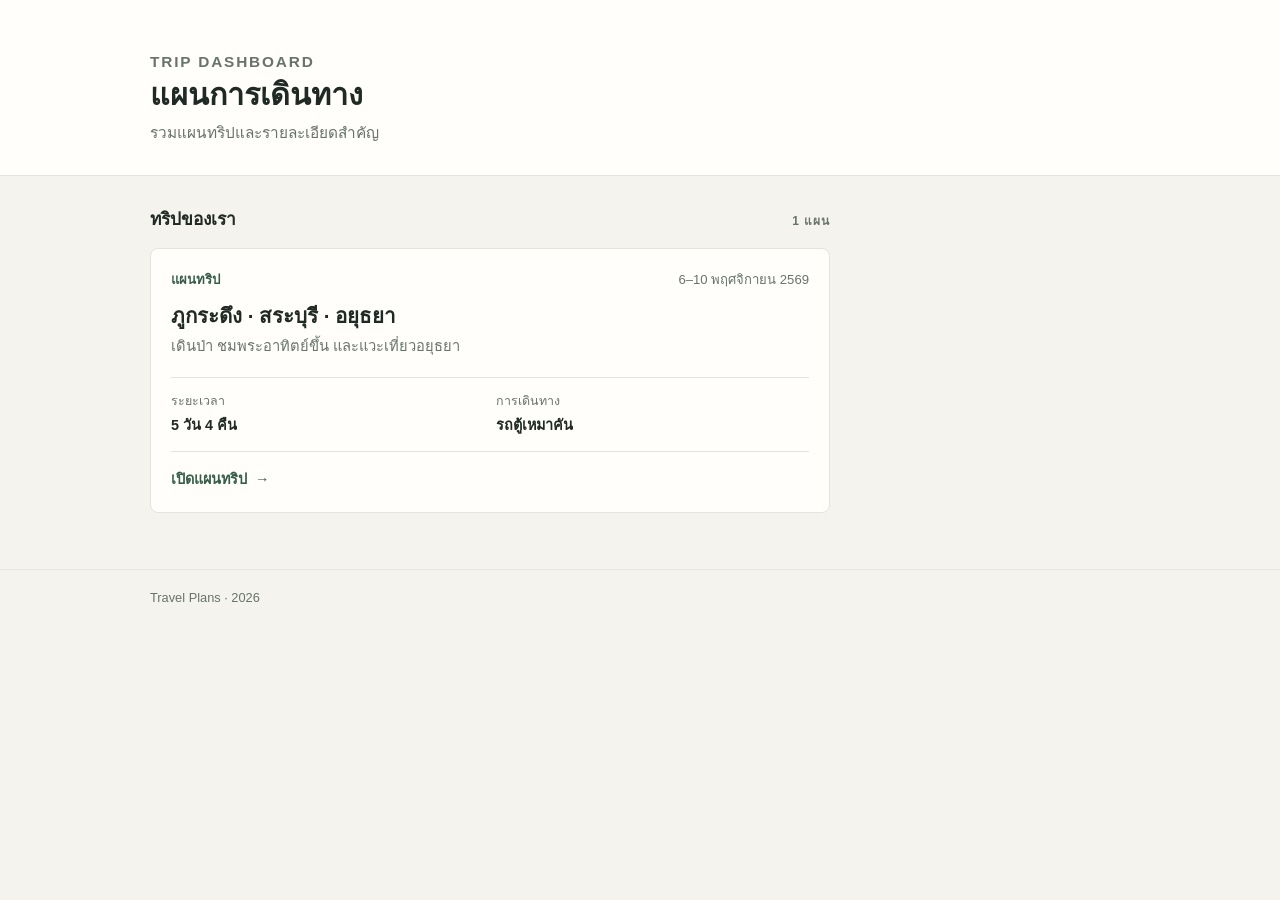
<file: backup_/index.html>
<!DOCTYPE html>
<html lang="th">
<head>
    <meta charset="UTF-8">
    <meta name="viewport" content="width=device-width, initial-scale=1.0">
    <title>Travel Plans | แผนการเดินทาง</title>
    <link rel="stylesheet" href="assets/css/dashboard-styles.css">
</head>
<body>
    <header class="header">
        <div class="container">
            <p class="eyebrow">TRIP DASHBOARD</p>
            <h1>แผนการเดินทาง</h1>
            <p>รวมแผนทริปและรายละเอียดสำคัญ</p>
        </div>
    </header>

    <main class="container">
        <section aria-labelledby="plans-heading">
            <div class="section-heading">
                <h2 id="plans-heading">ทริปของเรา</h2>
                <span class="section-count">1 แผน</span>
            </div>
            <div class="plans-grid">
                <article class="plan-card">
                    <div class="plan-meta">
                        <span class="plan-status">แผนทริป</span>
                        <time datetime="2026-11-06">6–10 พฤศจิกายน 2569</time>
                    </div>
                    <h3>ภูกระดึง · สระบุรี · อยุธยา</h3>
                    <p class="plan-description">เดินป่า ชมพระอาทิตย์ขึ้น และแวะเที่ยวอยุธยา</p>
                    <dl class="plan-facts">
                        <div>
                            <dt>ระยะเวลา</dt>
                            <dd>5 วัน 4 คืน</dd>
                        </div>
                        <div>
                            <dt>การเดินทาง</dt>
                            <dd>รถตู้เหมาคัน</dd>
                        </div>
                    </dl>
                    <a href="plans/phukradueng-2026/index.html" class="plan-link">
                        เปิดแผนทริป <span aria-hidden="true">→</span>
                    </a>
                </article>
            </div>
        </section>
    </main>

    <footer class="footer">
        <div class="container">
            <p>Travel Plans · 2026</p>
        </div>
    </footer>
</body>
</html>
</file>
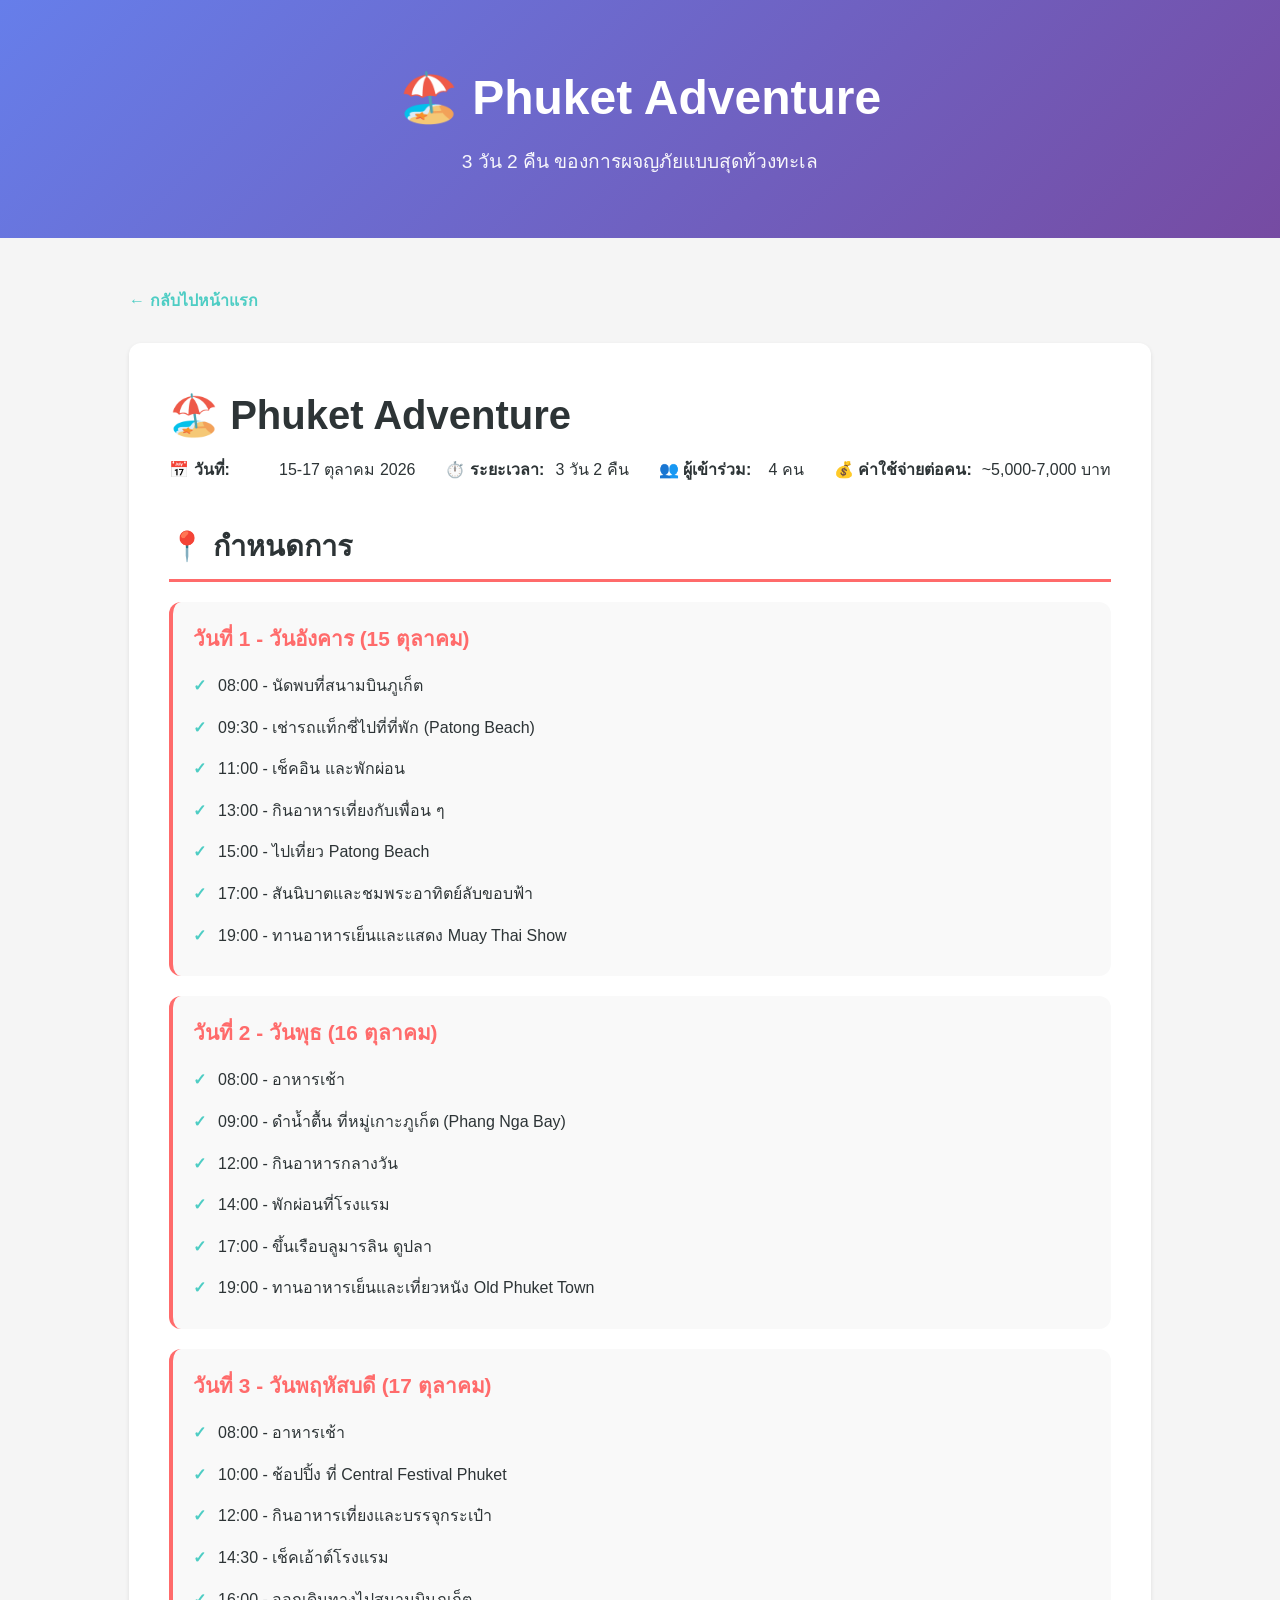
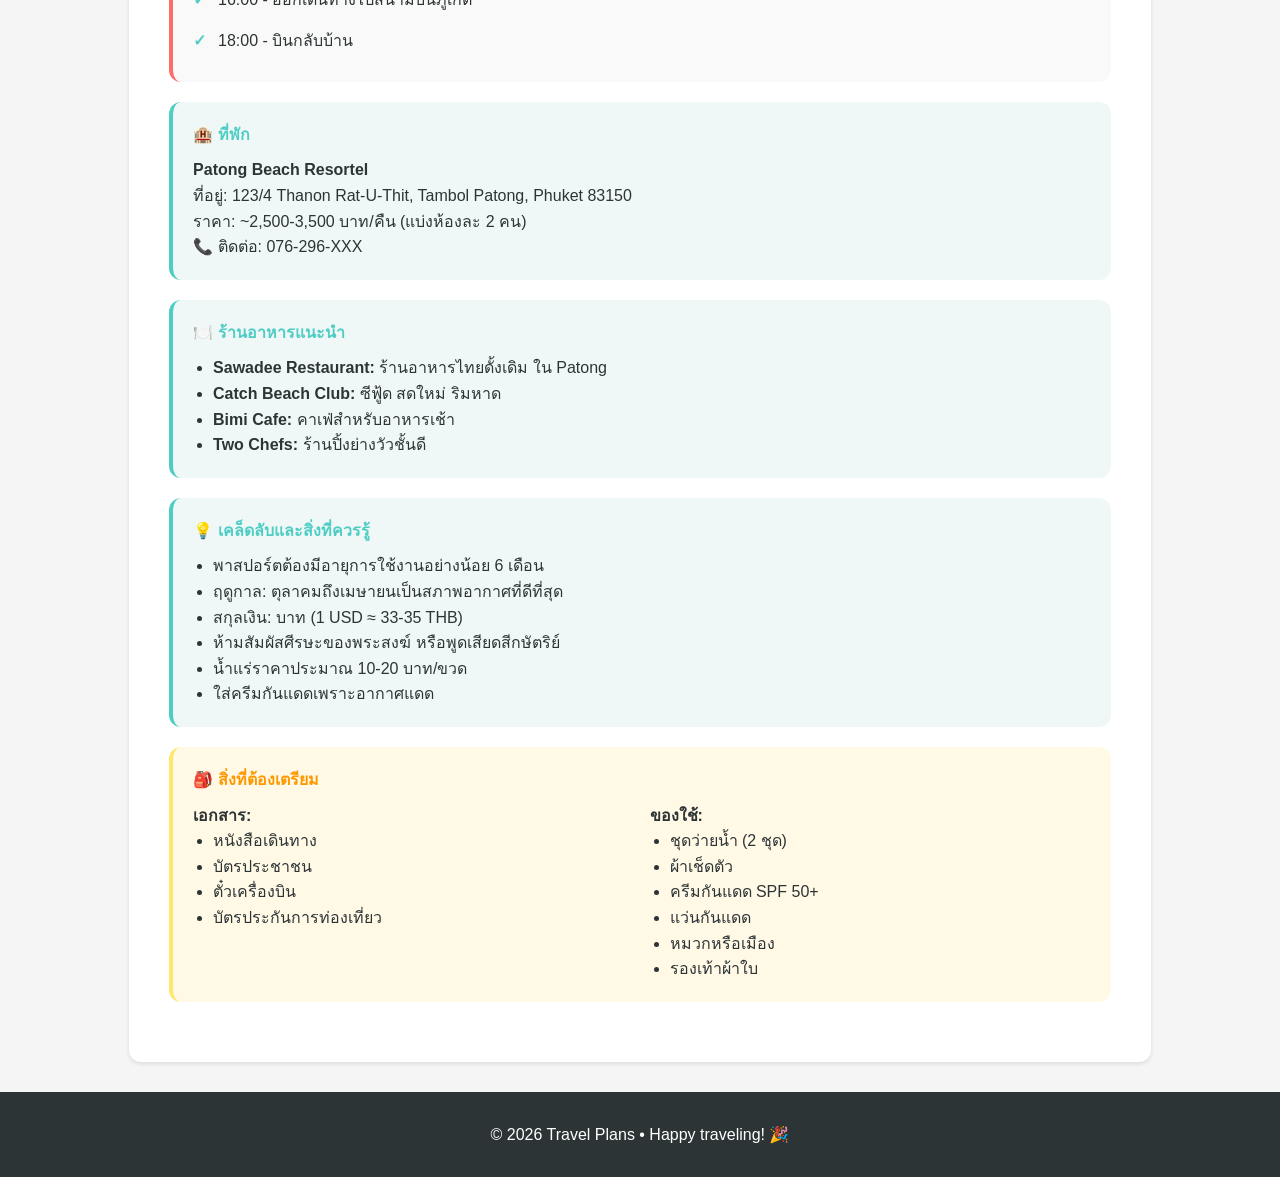
<file: plans/phuket-adventure/index.html>
<!DOCTYPE html>
<html lang="th">
<head>
    <meta charset="UTF-8">
    <meta name="viewport" content="width=device-width, initial-scale=1.0">
    <title>Phuket Adventure - Travel Plans</title>
    <link rel="stylesheet" href="../../css/styles.css">
</head>
<body>
    <header class="header">
        <div class="container">
            <h1>🏖️ Phuket Adventure</h1>
            <p>3 วัน 2 คืน ของการผจญภัยแบบสุดท้วงทะเล</p>
        </div>
    </header>

    <main class="container">
        <a href="../../index.html" class="back-link">← กลับไปหน้าแรก</a>

        <div class="plan-detail">
            <h2 class="plan-title">🏖️ Phuket Adventure</h2>
            
            <div class="plan-info">
                <div class="info-item">
                    <strong>📅 วันที่:</strong>
                    <span>15-17 ตุลาคม 2026</span>
                </div>
                <div class="info-item">
                    <strong>⏱️ ระยะเวลา:</strong>
                    <span>3 วัน 2 คืน</span>
                </div>
                <div class="info-item">
                    <strong>👥 ผู้เข้าร่วม:</strong>
                    <span>4 คน</span>
                </div>
                <div class="info-item">
                    <strong>💰 ค่าใช้จ่ายต่อคน:</strong>
                    <span>~5,000-7,000 บาท</span>
                </div>
            </div>

            <!-- Itinerary -->
            <section class="itinerary">
                <h3>📍 กำหนดการ</h3>

                <div class="day-item">
                    <h4>วันที่ 1 - วันอังคาร (15 ตุลาคม)</h4>
                    <ul>
                        <li>08:00 - นัดพบที่สนามบินภูเก็ต</li>
                        <li>09:30 - เช่ารถแท็กซี่ไปที่ที่พัก (Patong Beach)</li>
                        <li>11:00 - เช็คอิน และพักผ่อน</li>
                        <li>13:00 - กินอาหารเที่ยงกับเพื่อน ๆ</li>
                        <li>15:00 - ไปเที่ยว Patong Beach</li>
                        <li>17:00 - สันนิบาตและชมพระอาทิตย์ลับขอบฟ้า</li>
                        <li>19:00 - ทานอาหารเย็นและแสดง Muay Thai Show</li>
                    </ul>
                </div>

                <div class="day-item">
                    <h4>วันที่ 2 - วันพุธ (16 ตุลาคม)</h4>
                    <ul>
                        <li>08:00 - อาหารเช้า</li>
                        <li>09:00 - ดำน้ำตื้น ที่หมู่เกาะภูเก็ต (Phang Nga Bay)</li>
                        <li>12:00 - กินอาหารกลางวัน</li>
                        <li>14:00 - พักผ่อนที่โรงแรม</li>
                        <li>17:00 - ขึ้นเรือบลูมารลิน ดูปลา</li>
                        <li>19:00 - ทานอาหารเย็นและเที่ยวหนัง Old Phuket Town</li>
                    </ul>
                </div>

                <div class="day-item">
                    <h4>วันที่ 3 - วันพฤหัสบดี (17 ตุลาคม)</h4>
                    <ul>
                        <li>08:00 - อาหารเช้า</li>
                        <li>10:00 - ช้อปปิ้ง ที่ Central Festival Phuket</li>
                        <li>12:00 - กินอาหารเที่ยงและบรรจุกระเป๋า</li>
                        <li>14:30 - เช็คเอ้าต์โรงแรม</li>
                        <li>16:00 - ออกเดินทางไปสนามบินภูเก็ต</li>
                        <li>18:00 - บินกลับบ้าน</li>
                    </ul>
                </div>
            </section>

            <!-- Accommodation -->
            <section class="accommodation">
                <h4>🏨 ที่พัก</h4>
                <p><strong>Patong Beach Resortel</strong></p>
                <p>ที่อยู่: 123/4 Thanon Rat-U-Thit, Tambol Patong, Phuket 83150</p>
                <p>ราคา: ~2,500-3,500 บาท/คืน (แบ่งห้องละ 2 คน)</p>
                <p>📞 ติดต่อ: 076-296-XXX</p>
            </section>

            <!-- Restaurants -->
            <section class="restaurants">
                <h4>🍽️ ร้านอาหารแนะนำ</h4>
                <ul style="list-style: disc; margin-left: 20px;">
                    <li><strong>Sawadee Restaurant:</strong> ร้านอาหารไทยดั้งเดิม ใน Patong</li>
                    <li><strong>Catch Beach Club:</strong> ซีฟู้ด สดใหม่ ริมหาด</li>
                    <li><strong>Bimi Cafe:</strong> คาเฟ่สำหรับอาหารเช้า</li>
                    <li><strong>Two Chefs:</strong> ร้านปิ้งย่างวัวชั้นดี</li>
                </ul>
            </section>

            <!-- Tips -->
            <section class="tips">
                <h4>💡 เคล็ดลับและสิ่งที่ควรรู้</h4>
                <ul style="list-style: disc; margin-left: 20px;">
                    <li>พาสปอร์ตต้องมีอายุการใช้งานอย่างน้อย 6 เดือน</li>
                    <li>ฤดูกาล: ตุลาคมถึงเมษายนเป็นสภาพอากาศที่ดีที่สุด</li>
                    <li>สกุลเงิน: บาท (1 USD ≈ 33-35 THB)</li>
                    <li>ห้ามสัมผัสศีรษะของพระสงฆ์ หรือพูดเสียดสีกษัตริย์</li>
                    <li>น้ำแร่ราคาประมาณ 10-20 บาท/ขวด</li>
                    <li>ใส่ครีมกันแดดเพราะอากาศแดด</li>
                </ul>
            </section>

            <!-- What to Pack -->
            <section style="background: #fff9e6; padding: 20px; border-radius: 12px; margin: 20px 0; border-left: 4px solid var(--accent);">
                <h4 style="color: #ff9800; margin-bottom: 10px;">🎒 สิ่งที่ต้องเตรียม</h4>
                <div style="display: grid; grid-template-columns: 1fr 1fr; gap: 15px;">
                    <div>
                        <strong>เอกสาร:</strong>
                        <ul style="list-style: disc; margin-left: 20px;">
                            <li>หนังสือเดินทาง</li>
                            <li>บัตรประชาชน</li>
                            <li>ตั๋วเครื่องบิน</li>
                            <li>บัตรประกันการท่องเที่ยว</li>
                        </ul>
                    </div>
                    <div>
                        <strong>ของใช้:</strong>
                        <ul style="list-style: disc; margin-left: 20px;">
                            <li>ชุดว่ายน้ำ (2 ชุด)</li>
                            <li>ผ้าเช็ดตัว</li>
                            <li>ครีมกันแดด SPF 50+</li>
                            <li>แว่นกันแดด</li>
                            <li>หมวกหรือเมือง</li>
                            <li>รองเท้าผ้าใบ</li>
                        </ul>
                    </div>
                </div>
            </section>
        </div>
    </main>

    <footer class="footer">
        <p>&copy; 2026 Travel Plans • Happy traveling! 🎉</p>
    </footer>
</body>
</html>
</file>
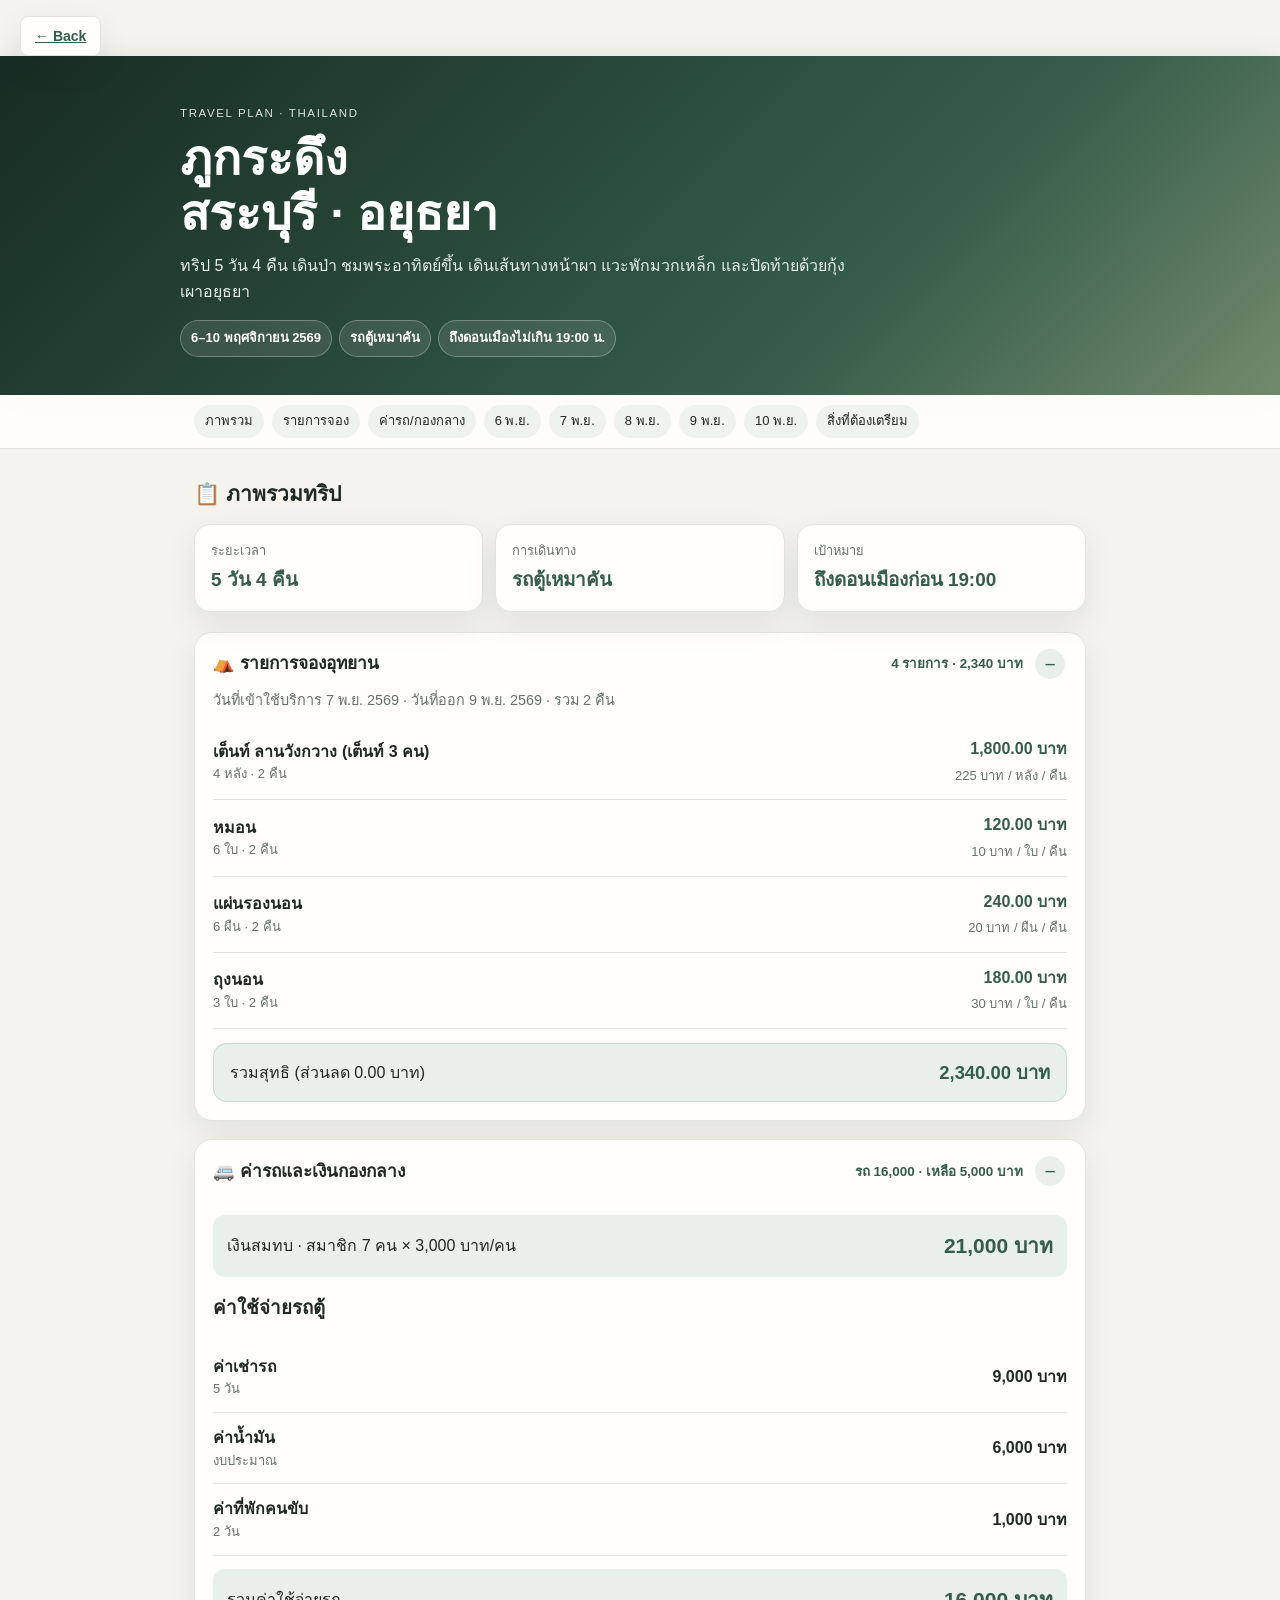
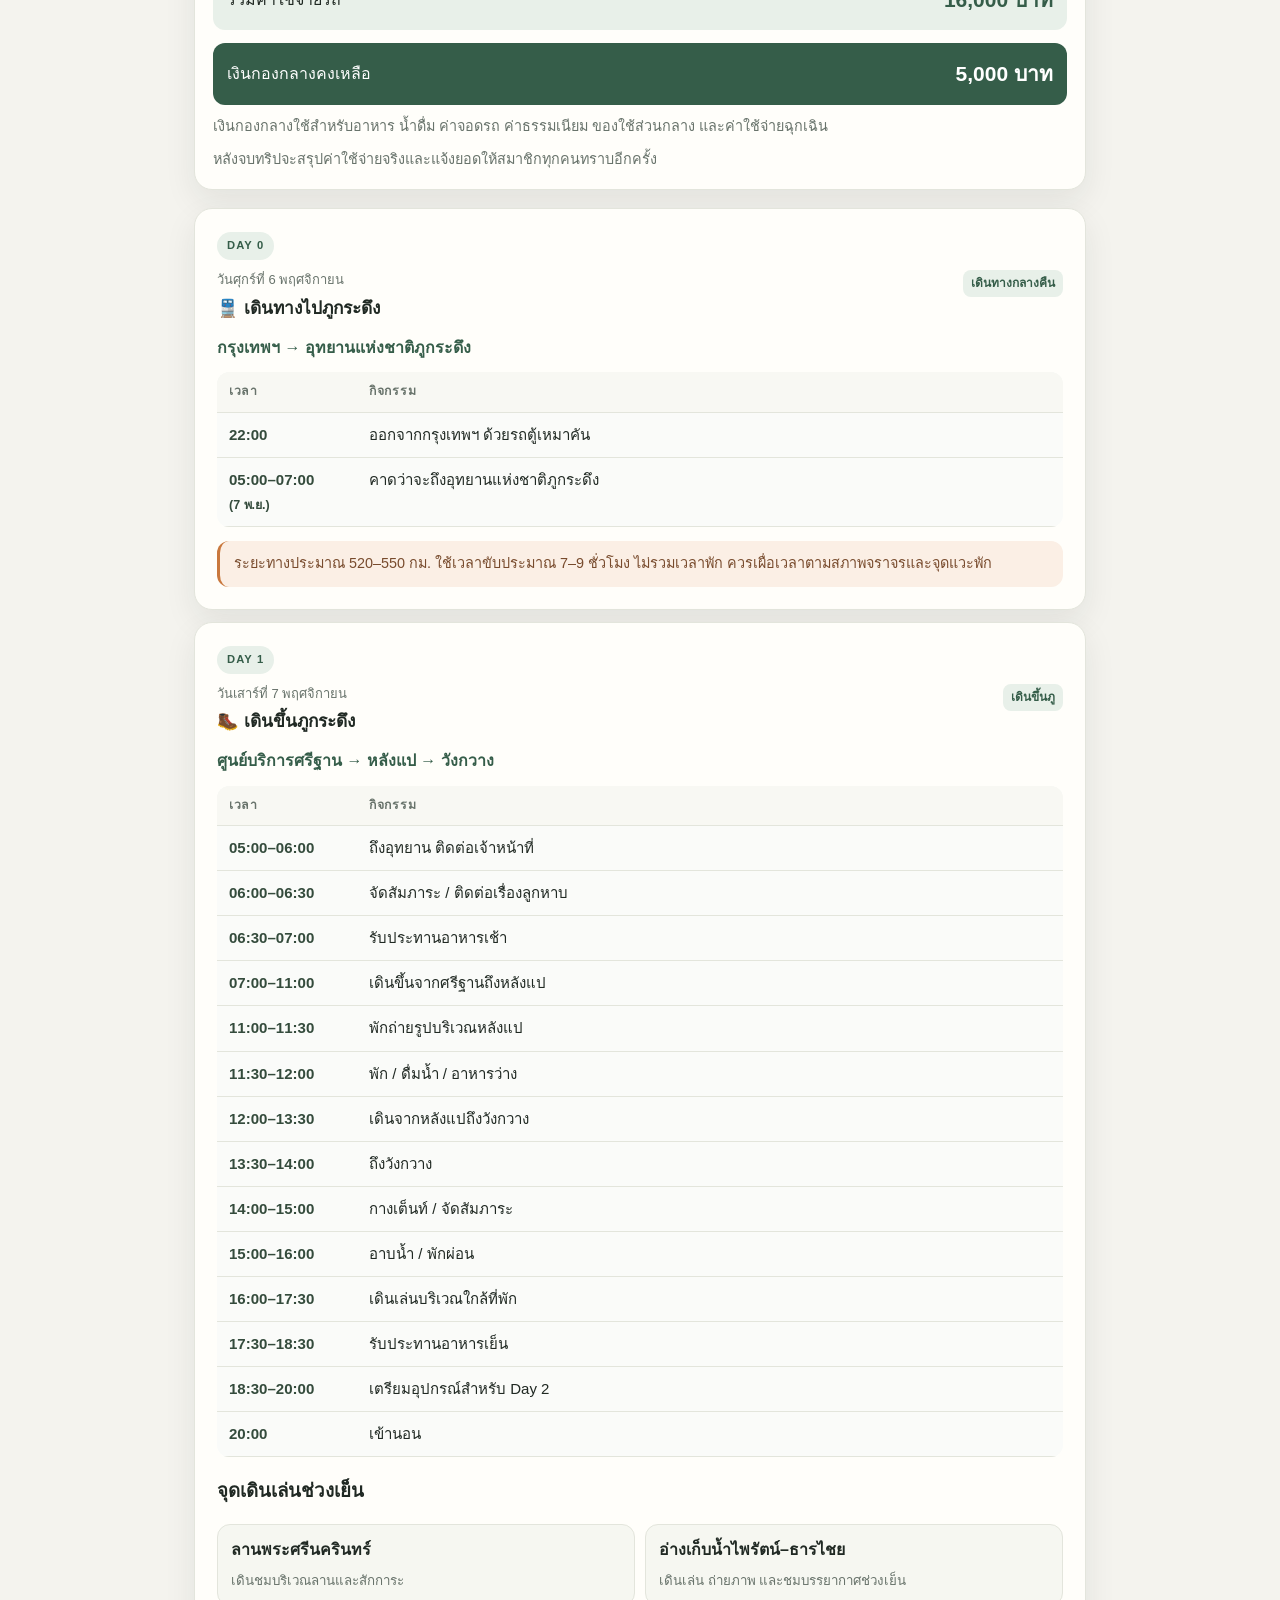
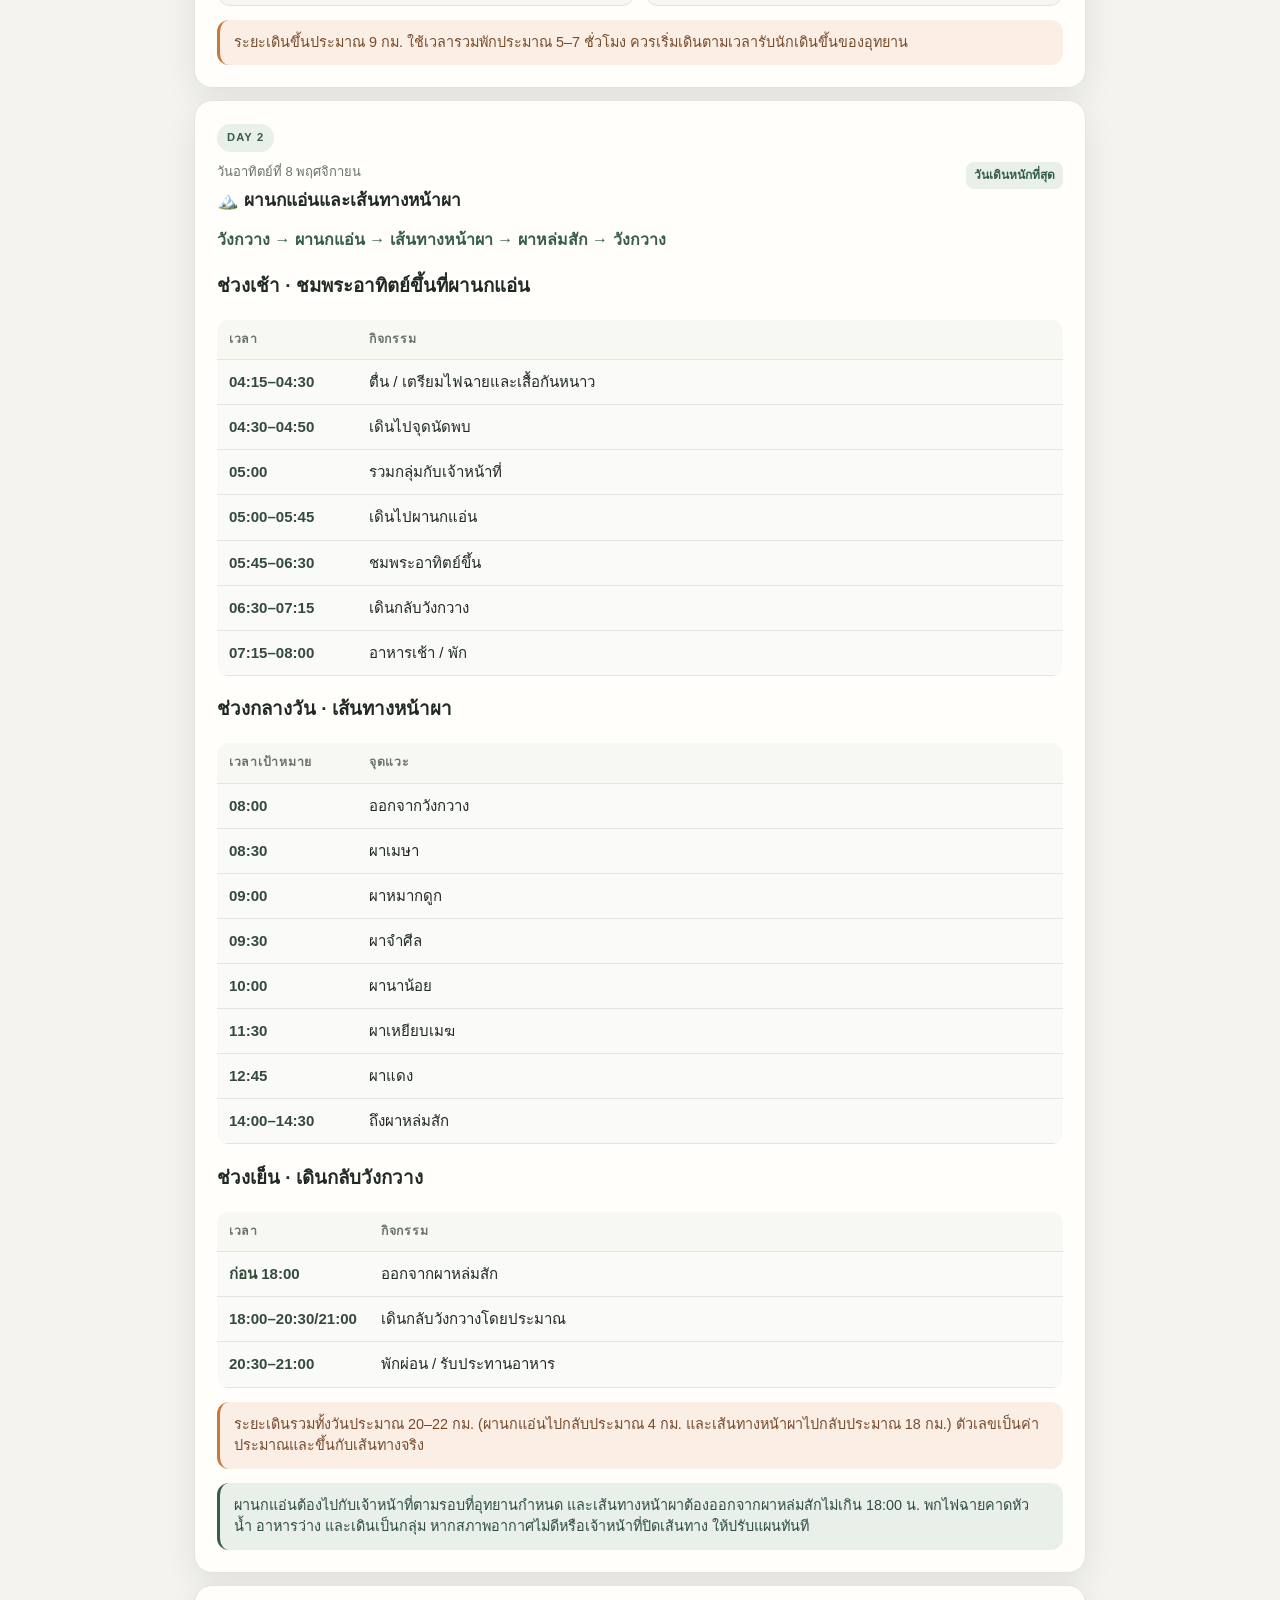
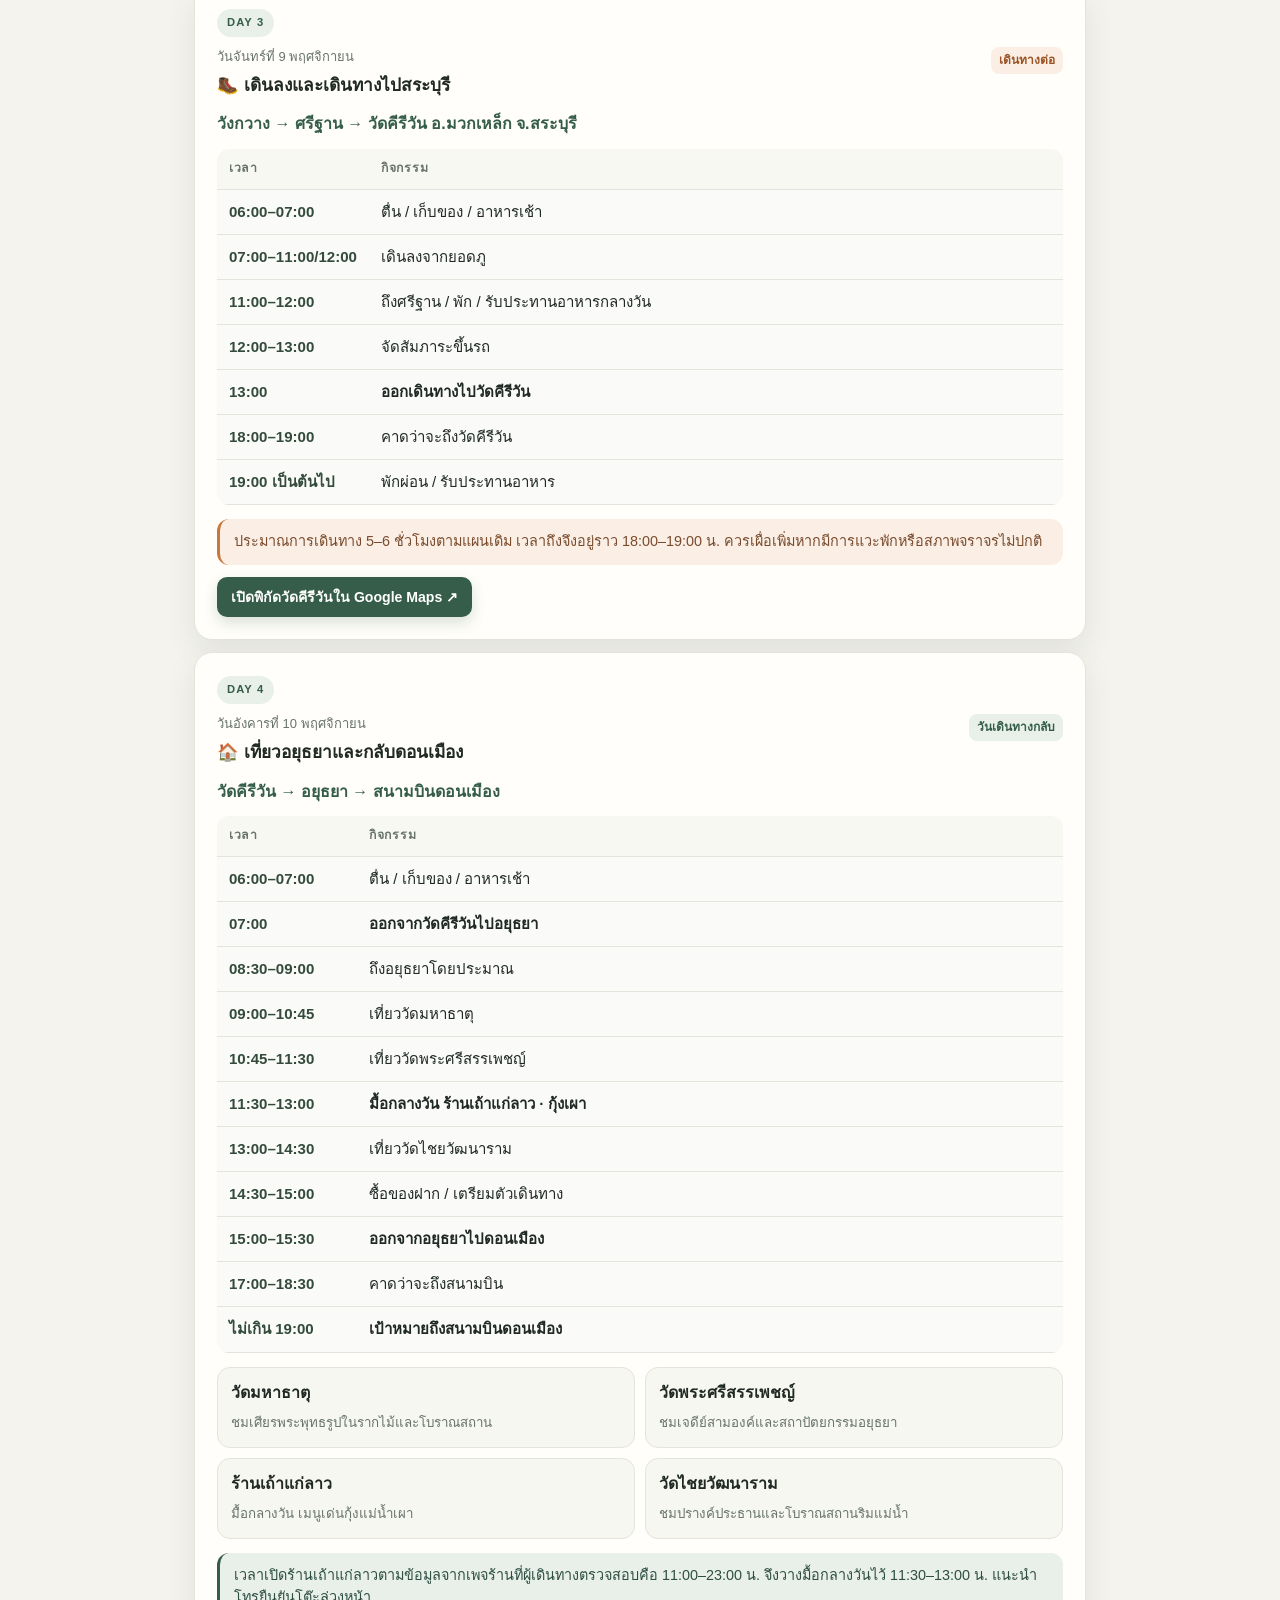
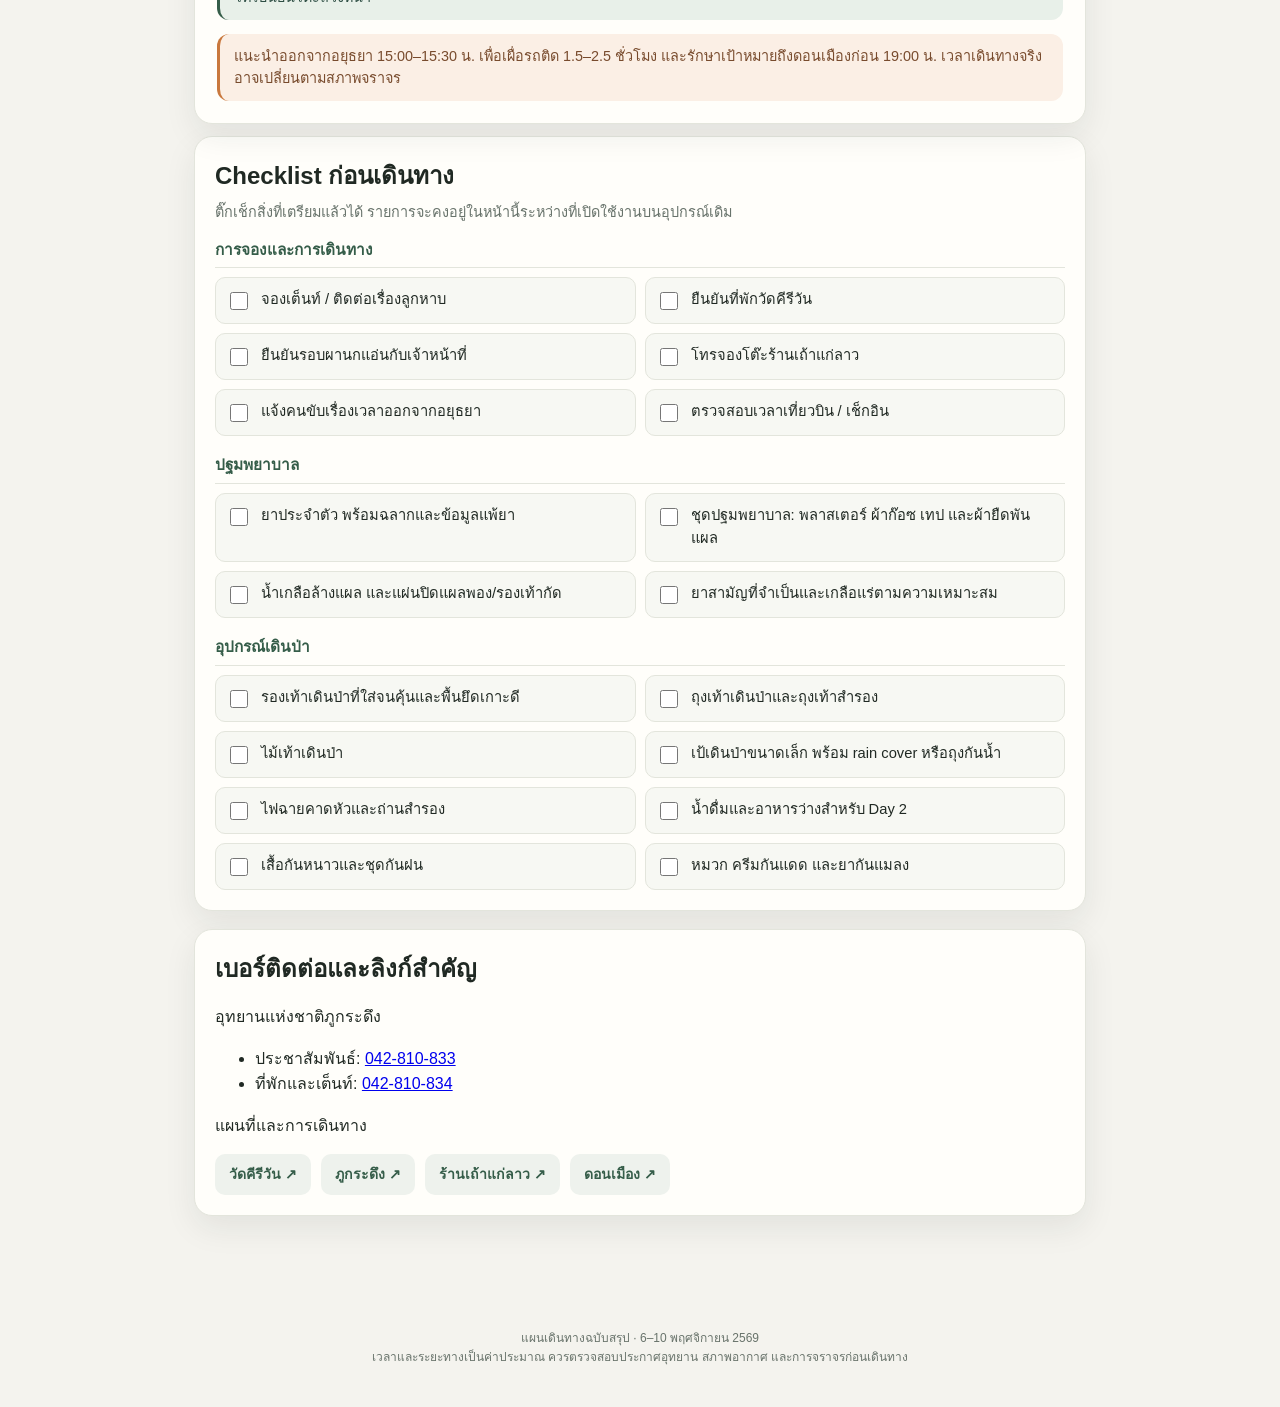
<file: plans/phukradueng-2026/index.html>
<!DOCTYPE html>
<html lang="th">
<head>
  <meta charset="UTF-8">
  <meta name="viewport" content="width=device-width, initial-scale=1.0">
  <meta name="theme-color" content="#17231f">
  <link rel="stylesheet" href="../../assets/css/styles.css">
  <title>ภูกระดึง · สระบุรี · อยุธยา | 6–10 พ.ย. 2569</title>
</head>
<body class="phukradueng-plan">
  <a href="../../index.html" class="back-button">← Back</a>

  <header class="hero">
    <div class="hero-inner">
      <div>
        <div class="eyebrow">TRAVEL PLAN · THAILAND</div>
        <h1>ภูกระดึง<br>สระบุรี · อยุธยา</h1>
        <p>ทริป 5 วัน 4 คืน เดินป่า ชมพระอาทิตย์ขึ้น เดินเส้นทางหน้าผา แวะพักมวกเหล็ก และปิดท้ายด้วยกุ้งเผาอยุธยา</p>
        <div class="hero-info">
          <span class="hero-badge">6–10 พฤศจิกายน 2569</span>
          <span class="hero-badge">รถตู้เหมาคัน</span>
          <span class="hero-badge">ถึงดอนเมืองไม่เกิน 19:00 น.</span>
        </div>
      </div>

    </div>
  </header>

  <nav class="nav">
    <div class="nav-inner">
      <a href="#overview">ภาพรวม</a>
      <a href="#booking">รายการจอง</a>
      <a href="#expenses">ค่ารถ/กองกลาง</a>
      <a href="#day0">6 พ.ย.</a>
      <a href="#day1">7 พ.ย.</a>
      <a href="#day2">8 พ.ย.</a>
      <a href="#day3">9 พ.ย.</a>
      <a href="#day4">10 พ.ย.</a>
      <a href="#prepare">สิ่งที่ต้องเตรียม</a>
    </div>
  </nav>

  <main>
    <section id="overview" class="overview-section">
      <div class="section-title">📋 ภาพรวมทริป</div>
      <div class="overview-grid">
        <div class="overview-item">
          <div class="overview-label">ระยะเวลา</div>
          <div class="overview-value">5 วัน 4 คืน</div>
        </div>
        <div class="overview-item">
          <div class="overview-label">การเดินทาง</div>
          <div class="overview-value">รถตู้เหมาคัน</div>
        </div>
        <div class="overview-item">
          <div class="overview-label">เป้าหมาย</div>
          <div class="overview-value">ถึงดอนเมืองก่อน 19:00</div>
        </div>
      </div>
    </section>

    <details id="booking" class="collapsible-panel" open>
      <summary class="collapsible-heading">
        <span class="collapsible-title">⛺ รายการจองอุทยาน</span>
        <span class="collapsible-glance">4 รายการ · 2,340 บาท</span>
      </summary>
      <div class="collapsible-content">
      <p class="booking-period">วันที่เข้าใช้บริการ 7 พ.ย. 2569 · วันที่ออก 9 พ.ย. 2569 · รวม 2 คืน</p>

      <div class="booking-card">
        <div>
          <div class="booking-name">เต็นท์ ลานวังกวาง (เต็นท์ 3 คน)</div>
          <div class="booking-detail">4 หลัง · 2 คืน</div>
        </div>
        <div class="booking-price">
          <strong>1,800.00 บาท</strong>
          <span class="booking-detail">225 บาท / หลัง / คืน</span>
        </div>
      </div>

      <div class="booking-card">
        <div>
          <div class="booking-name">หมอน</div>
          <div class="booking-detail">6 ใบ · 2 คืน</div>
        </div>
        <div class="booking-price">
          <strong>120.00 บาท</strong>
          <span class="booking-detail">10 บาท / ใบ / คืน</span>
        </div>
      </div>

      <div class="booking-card">
        <div>
          <div class="booking-name">แผ่นรองนอน</div>
          <div class="booking-detail">6 ผืน · 2 คืน</div>
        </div>
        <div class="booking-price">
          <strong>240.00 บาท</strong>
          <span class="booking-detail">20 บาท / ผืน / คืน</span>
        </div>
      </div>

      <div class="booking-card">
        <div>
          <div class="booking-name">ถุงนอน</div>
          <div class="booking-detail">3 ใบ · 2 คืน</div>
        </div>
        <div class="booking-price">
          <strong>180.00 บาท</strong>
          <span class="booking-detail">30 บาท / ใบ / คืน</span>
        </div>
      </div>

      <div class="booking-total">
        <span>รวมสุทธิ (ส่วนลด 0.00 บาท)</span>
        <strong>2,340.00 บาท</strong>
      </div>
      </div>
    </details>

    <details id="expenses" class="collapsible-panel" open>
      <summary class="collapsible-heading">
        <span class="collapsible-title">🚐 ค่ารถและเงินกองกลาง</span>
        <span class="collapsible-glance">รถ 16,000 · เหลือ 5,000 บาท</span>
      </summary>
      <div class="collapsible-content">
      <div class="expense-total">
        <span>เงินสมทบ · สมาชิก 7 คน × 3,000 บาท/คน</span>
        <strong>21,000 บาท</strong>
      </div>

      <h3>ค่าใช้จ่ายรถตู้</h3>
      <div class="booking-card">
        <div>
          <div class="booking-name">ค่าเช่ารถ</div>
          <div class="booking-detail">5 วัน</div>
        </div>
        <strong>9,000 บาท</strong>
      </div>
      <div class="booking-card">
        <div>
          <div class="booking-name">ค่าน้ำมัน</div>
          <div class="booking-detail">งบประมาณ</div>
        </div>
        <strong>6,000 บาท</strong>
      </div>
      <div class="booking-card">
        <div>
          <div class="booking-name">ค่าที่พักคนขับ</div>
          <div class="booking-detail">2 วัน</div>
        </div>
        <strong>1,000 บาท</strong>
      </div>

      <div class="expense-total">
        <span>รวมค่าใช้จ่ายรถ</span>
        <strong>16,000 บาท</strong>
      </div>
      <div class="expense-total fund-total">
        <span>เงินกองกลางคงเหลือ</span>
        <strong>5,000 บาท</strong>
      </div>
      <p class="expense-note">เงินกองกลางใช้สำหรับอาหาร น้ำดื่ม ค่าจอดรถ ค่าธรรมเนียม ของใช้ส่วนกลาง และค่าใช้จ่ายฉุกเฉิน</p>
      <p class="expense-note">หลังจบทริปจะสรุปค่าใช้จ่ายจริงและแจ้งยอดให้สมาชิกทุกคนทราบอีกครั้ง</p>
      </div>
    </details>

    <section class="card day" id="day0">
      <div class="day-number">DAY 0</div>
      <div class="dayhead">
        <div>
          <div class="day-date">วันศุกร์ที่ 6 พฤศจิกายน</div>
          <div class="day-title">🚆 เดินทางไปภูกระดึง</div>
        </div>
        <span class="meta">เดินทางกลางคืน</span>
      </div>
      <div class="route">กรุงเทพฯ → อุทยานแห่งชาติภูกระดึง</div>
      <table>
        <tr><th>เวลา</th><th>กิจกรรม</th></tr>
        <tr><td>22:00</td><td>ออกจากกรุงเทพฯ ด้วยรถตู้เหมาคัน</td></tr>
        <tr><td>05:00–07:00<br><small>(7 พ.ย.)</small></td><td>คาดว่าจะถึงอุทยานแห่งชาติภูกระดึง</td></tr>
      </table>
      <div class="note">ระยะทางประมาณ 520–550 กม. ใช้เวลาขับประมาณ 7–9 ชั่วโมง ไม่รวมเวลาพัก ควรเผื่อเวลาตามสภาพจราจรและจุดแวะพัก</div>
    </section>

    <section class="card day" id="day1">
      <div class="day-number">DAY 1</div>
      <div class="dayhead">
        <div>
          <div class="day-date">วันเสาร์ที่ 7 พฤศจิกายน</div>
          <div class="day-title">🥾 เดินขึ้นภูกระดึง</div>
        </div>
        <span class="meta">เดินขึ้นภู</span>
      </div>
      <div class="route">ศูนย์บริการศรีฐาน → หลังแป → วังกวาง</div>
      <table>
        <tr><th>เวลา</th><th>กิจกรรม</th></tr>
        <tr><td>05:00–06:00</td><td>ถึงอุทยาน ติดต่อเจ้าหน้าที่</td></tr>
        <tr><td>06:00–06:30</td><td>จัดสัมภาระ / ติดต่อเรื่องลูกหาบ</td></tr>
        <tr><td>06:30–07:00</td><td>รับประทานอาหารเช้า</td></tr>
        <tr><td>07:00–11:00</td><td>เดินขึ้นจากศรีฐานถึงหลังแป</td></tr>
        <tr><td>11:00–11:30</td><td>พักถ่ายรูปบริเวณหลังแป</td></tr>
        <tr><td>11:30–12:00</td><td>พัก / ดื่มน้ำ / อาหารว่าง</td></tr>
        <tr><td>12:00–13:30</td><td>เดินจากหลังแปถึงวังกวาง</td></tr>
        <tr><td>13:30–14:00</td><td>ถึงวังกวาง</td></tr>
        <tr><td>14:00–15:00</td><td>กางเต็นท์ / จัดสัมภาระ</td></tr>
        <tr><td>15:00–16:00</td><td>อาบน้ำ / พักผ่อน</td></tr>
        <tr><td>16:00–17:30</td><td>เดินเล่นบริเวณใกล้ที่พัก</td></tr>
        <tr><td>17:30–18:30</td><td>รับประทานอาหารเย็น</td></tr>
        <tr><td>18:30–20:00</td><td>เตรียมอุปกรณ์สำหรับ Day 2</td></tr>
        <tr><td>20:00</td><td>เข้านอน</td></tr>
      </table>
      <h3>จุดเดินเล่นช่วงเย็น</h3>
      <div class="spots">
        <div class="spot"><b>ลานพระศรีนครินทร์</b><small>เดินชมบริเวณลานและสักการะ</small></div>
        <div class="spot"><b>อ่างเก็บน้ำไพรัตน์–ธารไชย</b><small>เดินเล่น ถ่ายภาพ และชมบรรยากาศช่วงเย็น</small></div>
      </div>
      <div class="note">ระยะเดินขึ้นประมาณ 9 กม. ใช้เวลารวมพักประมาณ 5–7 ชั่วโมง ควรเริ่มเดินตามเวลารับนักเดินขึ้นของอุทยาน</div>
    </section>

    <section class="card day" id="day2">
      <div class="day-number">DAY 2</div>
      <div class="dayhead">
        <div>
          <div class="day-date">วันอาทิตย์ที่ 8 พฤศจิกายน</div>
          <div class="day-title">🏔️ ผานกแอ่นและเส้นทางหน้าผา</div>
        </div>
        <span class="meta">วันเดินหนักที่สุด</span>
      </div>
      <div class="route">วังกวาง → ผานกแอ่น → เส้นทางหน้าผา → ผาหล่มสัก → วังกวาง</div>
      <h3>ช่วงเช้า · ชมพระอาทิตย์ขึ้นที่ผานกแอ่น</h3>
      <table>
        <tr><th>เวลา</th><th>กิจกรรม</th></tr>
        <tr><td>04:15–04:30</td><td>ตื่น / เตรียมไฟฉายและเสื้อกันหนาว</td></tr>
        <tr><td>04:30–04:50</td><td>เดินไปจุดนัดพบ</td></tr>
        <tr><td>05:00</td><td>รวมกลุ่มกับเจ้าหน้าที่</td></tr>
        <tr><td>05:00–05:45</td><td>เดินไปผานกแอ่น</td></tr>
        <tr><td>05:45–06:30</td><td>ชมพระอาทิตย์ขึ้น</td></tr>
        <tr><td>06:30–07:15</td><td>เดินกลับวังกวาง</td></tr>
        <tr><td>07:15–08:00</td><td>อาหารเช้า / พัก</td></tr>
      </table>
      <h3>ช่วงกลางวัน · เส้นทางหน้าผา</h3>
      <table>
        <tr><th>เวลาเป้าหมาย</th><th>จุดแวะ</th></tr>
        <tr><td>08:00</td><td>ออกจากวังกวาง</td></tr>
        <tr><td>08:30</td><td>ผาเมษา</td></tr>
        <tr><td>09:00</td><td>ผาหมากดูก</td></tr>
        <tr><td>09:30</td><td>ผาจำศีล</td></tr>
        <tr><td>10:00</td><td>ผานาน้อย</td></tr>
        <tr><td>11:30</td><td>ผาเหยียบเมฆ</td></tr>
        <tr><td>12:45</td><td>ผาแดง</td></tr>
        <tr><td>14:00–14:30</td><td>ถึงผาหล่มสัก</td></tr>
      </table>
      <h3>ช่วงเย็น · เดินกลับวังกวาง</h3>
      <table>
        <tr><th>เวลา</th><th>กิจกรรม</th></tr>
        <tr><td>ก่อน 18:00</td><td>ออกจากผาหล่มสัก</td></tr>
        <tr><td>18:00–20:30/21:00</td><td>เดินกลับวังกวางโดยประมาณ</td></tr>
        <tr><td>20:30–21:00</td><td>พักผ่อน / รับประทานอาหาร</td></tr>
      </table>
      <div class="note">ระยะเดินรวมทั้งวันประมาณ 20–22 กม. (ผานกแอ่นไปกลับประมาณ 4 กม. และเส้นทางหน้าผาไปกลับประมาณ 18 กม.) ตัวเลขเป็นค่าประมาณและขึ้นกับเส้นทางจริง</div>
      <div class="good">ผานกแอ่นต้องไปกับเจ้าหน้าที่ตามรอบที่อุทยานกำหนด และเส้นทางหน้าผาต้องออกจากผาหล่มสักไม่เกิน 18:00 น. พกไฟฉายคาดหัว น้ำ อาหารว่าง และเดินเป็นกลุ่ม หากสภาพอากาศไม่ดีหรือเจ้าหน้าที่ปิดเส้นทาง ให้ปรับแผนทันที</div>
    </section>

    <section class="card day" id="day3">
      <div class="day-number">DAY 3</div>
      <div class="dayhead">
        <div>
          <div class="day-date">วันจันทร์ที่ 9 พฤศจิกายน</div>
          <div class="day-title">🥾 เดินลงและเดินทางไปสระบุรี</div>
        </div>
        <span class="meta orange">เดินทางต่อ</span>
      </div>
      <div class="route">วังกวาง → ศรีฐาน → วัดคีรีวัน อ.มวกเหล็ก จ.สระบุรี</div>
      <table>
        <tr><th>เวลา</th><th>กิจกรรม</th></tr>
        <tr><td>06:00–07:00</td><td>ตื่น / เก็บของ / อาหารเช้า</td></tr>
        <tr><td>07:00–11:00/12:00</td><td>เดินลงจากยอดภู</td></tr>
        <tr><td>11:00–12:00</td><td>ถึงศรีฐาน / พัก / รับประทานอาหารกลางวัน</td></tr>
        <tr><td>12:00–13:00</td><td>จัดสัมภาระขึ้นรถ</td></tr>
        <tr><td><b>13:00</b></td><td><b>ออกเดินทางไปวัดคีรีวัน</b></td></tr>
        <tr><td>18:00–19:00</td><td>คาดว่าจะถึงวัดคีรีวัน</td></tr>
        <tr><td>19:00 เป็นต้นไป</td><td>พักผ่อน / รับประทานอาหาร</td></tr>
      </table>
      <div class="note">ประมาณการเดินทาง 5–6 ชั่วโมงตามแผนเดิม เวลาถึงจึงอยู่ราว 18:00–19:00 น. ควรเผื่อเพิ่มหากมีการแวะพักหรือสภาพจราจรไม่ปกติ</div>
      <div class="links"><a class="btn" href="https://maps.app.goo.gl/f2zAaUcqF1iEuSGa8?g_st=ic" target="_blank" rel="noopener">เปิดพิกัดวัดคีรีวันใน Google Maps ↗</a></div>
    </section>

    <section class="card day" id="day4">
      <div class="day-number">DAY 4</div>
      <div class="dayhead">
        <div>
          <div class="day-date">วันอังคารที่ 10 พฤศจิกายน</div>
          <div class="day-title">🏠 เที่ยวอยุธยาและกลับดอนเมือง</div>
        </div>
        <span class="meta">วันเดินทางกลับ</span>
      </div>
      <div class="route">วัดคีรีวัน → อยุธยา → สนามบินดอนเมือง</div>
      <table>
        <tr><th>เวลา</th><th>กิจกรรม</th></tr>
        <tr><td>06:00–07:00</td><td>ตื่น / เก็บของ / อาหารเช้า</td></tr>
        <tr><td><b>07:00</b></td><td><b>ออกจากวัดคีรีวันไปอยุธยา</b></td></tr>
        <tr><td>08:30–09:00</td><td>ถึงอยุธยาโดยประมาณ</td></tr>
        <tr><td>09:00–10:45</td><td>เที่ยววัดมหาธาตุ</td></tr>
        <tr><td>10:45–11:30</td><td>เที่ยววัดพระศรีสรรเพชญ์</td></tr>
        <tr><td><b>11:30–13:00</b></td><td><b>มื้อกลางวัน ร้านเถ้าแก่ลาว · กุ้งเผา</b></td></tr>
        <tr><td>13:00–14:30</td><td>เที่ยววัดไชยวัฒนาราม</td></tr>
        <tr><td>14:30–15:00</td><td>ซื้อของฝาก / เตรียมตัวเดินทาง</td></tr>
        <tr><td><b>15:00–15:30</b></td><td><b>ออกจากอยุธยาไปดอนเมือง</b></td></tr>
        <tr><td>17:00–18:30</td><td>คาดว่าจะถึงสนามบิน</td></tr>
        <tr><td><b>ไม่เกิน 19:00</b></td><td><b>เป้าหมายถึงสนามบินดอนเมือง</b></td></tr>
      </table>
      <div class="spots spots-ayutthaya">
        <div class="spot"><b>วัดมหาธาตุ</b><small>ชมเศียรพระพุทธรูปในรากไม้และโบราณสถาน</small></div>
        <div class="spot"><b>วัดพระศรีสรรเพชญ์</b><small>ชมเจดีย์สามองค์และสถาปัตยกรรมอยุธยา</small></div>
        <div class="spot"><b>ร้านเถ้าแก่ลาว</b><small>มื้อกลางวัน เมนูเด่นกุ้งแม่น้ำเผา</small></div>
        <div class="spot"><b>วัดไชยวัฒนาราม</b><small>ชมปรางค์ประธานและโบราณสถานริมแม่น้ำ</small></div>
      </div>
      <div class="good">เวลาเปิดร้านเถ้าแก่ลาวตามข้อมูลจากเพจร้านที่ผู้เดินทางตรวจสอบคือ 11:00–23:00 น. จึงวางมื้อกลางวันไว้ 11:30–13:00 น. แนะนำโทรยืนยันโต๊ะล่วงหน้า</div>
      <div class="note">แนะนำออกจากอยุธยา 15:00–15:30 น. เพื่อเผื่อรถติด 1.5–2.5 ชั่วโมง และรักษาเป้าหมายถึงดอนเมืองก่อน 19:00 น. เวลาเดินทางจริงอาจเปลี่ยนตามสภาพจราจร</div>
    </section>

    <section class="panel" id="prepare">
      <h2 class="panel-heading compact">Checklist ก่อนเดินทาง</h2>
      <p class="panel-intro">ติ๊กเช็กสิ่งที่เตรียมแล้วได้ รายการจะคงอยู่ในหน้านี้ระหว่างที่เปิดใช้งานบนอุปกรณ์เดิม</p>
      <div class="checklist">
        <h3 class="checklist-heading">การจองและการเดินทาง</h3>
        <label class="check"><input type="checkbox"><span>จองเต็นท์ / ติดต่อเรื่องลูกหาบ</span></label>
        <label class="check"><input type="checkbox"><span>ยืนยันที่พักวัดคีรีวัน</span></label>
        <label class="check"><input type="checkbox"><span>ยืนยันรอบผานกแอ่นกับเจ้าหน้าที่</span></label>
        <label class="check"><input type="checkbox"><span>โทรจองโต๊ะร้านเถ้าแก่ลาว</span></label>
        <label class="check"><input type="checkbox"><span>แจ้งคนขับเรื่องเวลาออกจากอยุธยา</span></label>
        <label class="check"><input type="checkbox"><span>ตรวจสอบเวลาเที่ยวบิน / เช็กอิน</span></label>

        <h3 class="checklist-heading">ปฐมพยาบาล</h3>
        <label class="check"><input type="checkbox"><span>ยาประจำตัว พร้อมฉลากและข้อมูลแพ้ยา</span></label>
        <label class="check"><input type="checkbox"><span>ชุดปฐมพยาบาล: พลาสเตอร์ ผ้าก๊อซ เทป และผ้ายืดพันแผล</span></label>
        <label class="check"><input type="checkbox"><span>น้ำเกลือล้างแผล และแผ่นปิดแผลพอง/รองเท้ากัด</span></label>
        <label class="check"><input type="checkbox"><span>ยาสามัญที่จำเป็นและเกลือแร่ตามความเหมาะสม</span></label>

        <h3 class="checklist-heading">อุปกรณ์เดินป่า</h3>
        <label class="check"><input type="checkbox"><span>รองเท้าเดินป่าที่ใส่จนคุ้นและพื้นยึดเกาะดี</span></label>
        <label class="check"><input type="checkbox"><span>ถุงเท้าเดินป่าและถุงเท้าสำรอง</span></label>
        <label class="check"><input type="checkbox"><span>ไม้เท้าเดินป่า</span></label>
        <label class="check"><input type="checkbox"><span>เป้เดินป่าขนาดเล็ก พร้อม rain cover หรือถุงกันน้ำ</span></label>
        <label class="check"><input type="checkbox"><span>ไฟฉายคาดหัวและถ่านสำรอง</span></label>
        <label class="check"><input type="checkbox"><span>น้ำดื่มและอาหารว่างสำหรับ Day 2</span></label>
        <label class="check"><input type="checkbox"><span>เสื้อกันหนาวและชุดกันฝน</span></label>
        <label class="check"><input type="checkbox"><span>หมวก ครีมกันแดด และยากันแมลง</span></label>
      </div>
    </section>

    <section class="panel">
      <h2 class="panel-heading">เบอร์ติดต่อและลิงก์สำคัญ</h2>
      <p>อุทยานแห่งชาติภูกระดึง</p>
      <ul>
        <li>ประชาสัมพันธ์: <a href="tel:042810833">042-810-833</a></li>
        <li>ที่พักและเต็นท์: <a href="tel:042810834">042-810-834</a></li>
      </ul>
      <p>แผนที่และการเดินทาง</p>
      <div class="links">
        <a class="btn secondary" target="_blank" rel="noopener" href="https://maps.app.goo.gl/f2zAaUcqF1iEuSGa8?g_st=ic">วัดคีรีวัน ↗</a>
        <a class="btn secondary" target="_blank" rel="noopener" href="https://www.google.com/maps/search/?api=1&query=Phu+Kradueng+National+Park">ภูกระดึง ↗</a>
        <a class="btn secondary" target="_blank" rel="noopener" href="https://www.google.com/maps/search/?api=1&query=Tao+Kae+Lao+Ayutthaya">ร้านเถ้าแก่ลาว ↗</a>
        <a class="btn secondary" target="_blank" rel="noopener" href="https://www.google.com/maps/search/?api=1&query=Don+Mueang+International+Airport">ดอนเมือง ↗</a>
      </div>
    </section>
  </main>

  <footer>
    แผนเดินทางฉบับสรุป · 6–10 พฤศจิกายน 2569<br>
    เวลาและระยะทางเป็นค่าประมาณ ควรตรวจสอบประกาศอุทยาน สภาพอากาศ และการจราจรก่อนเดินทาง
  </footer>
</body>
</html>
</file>
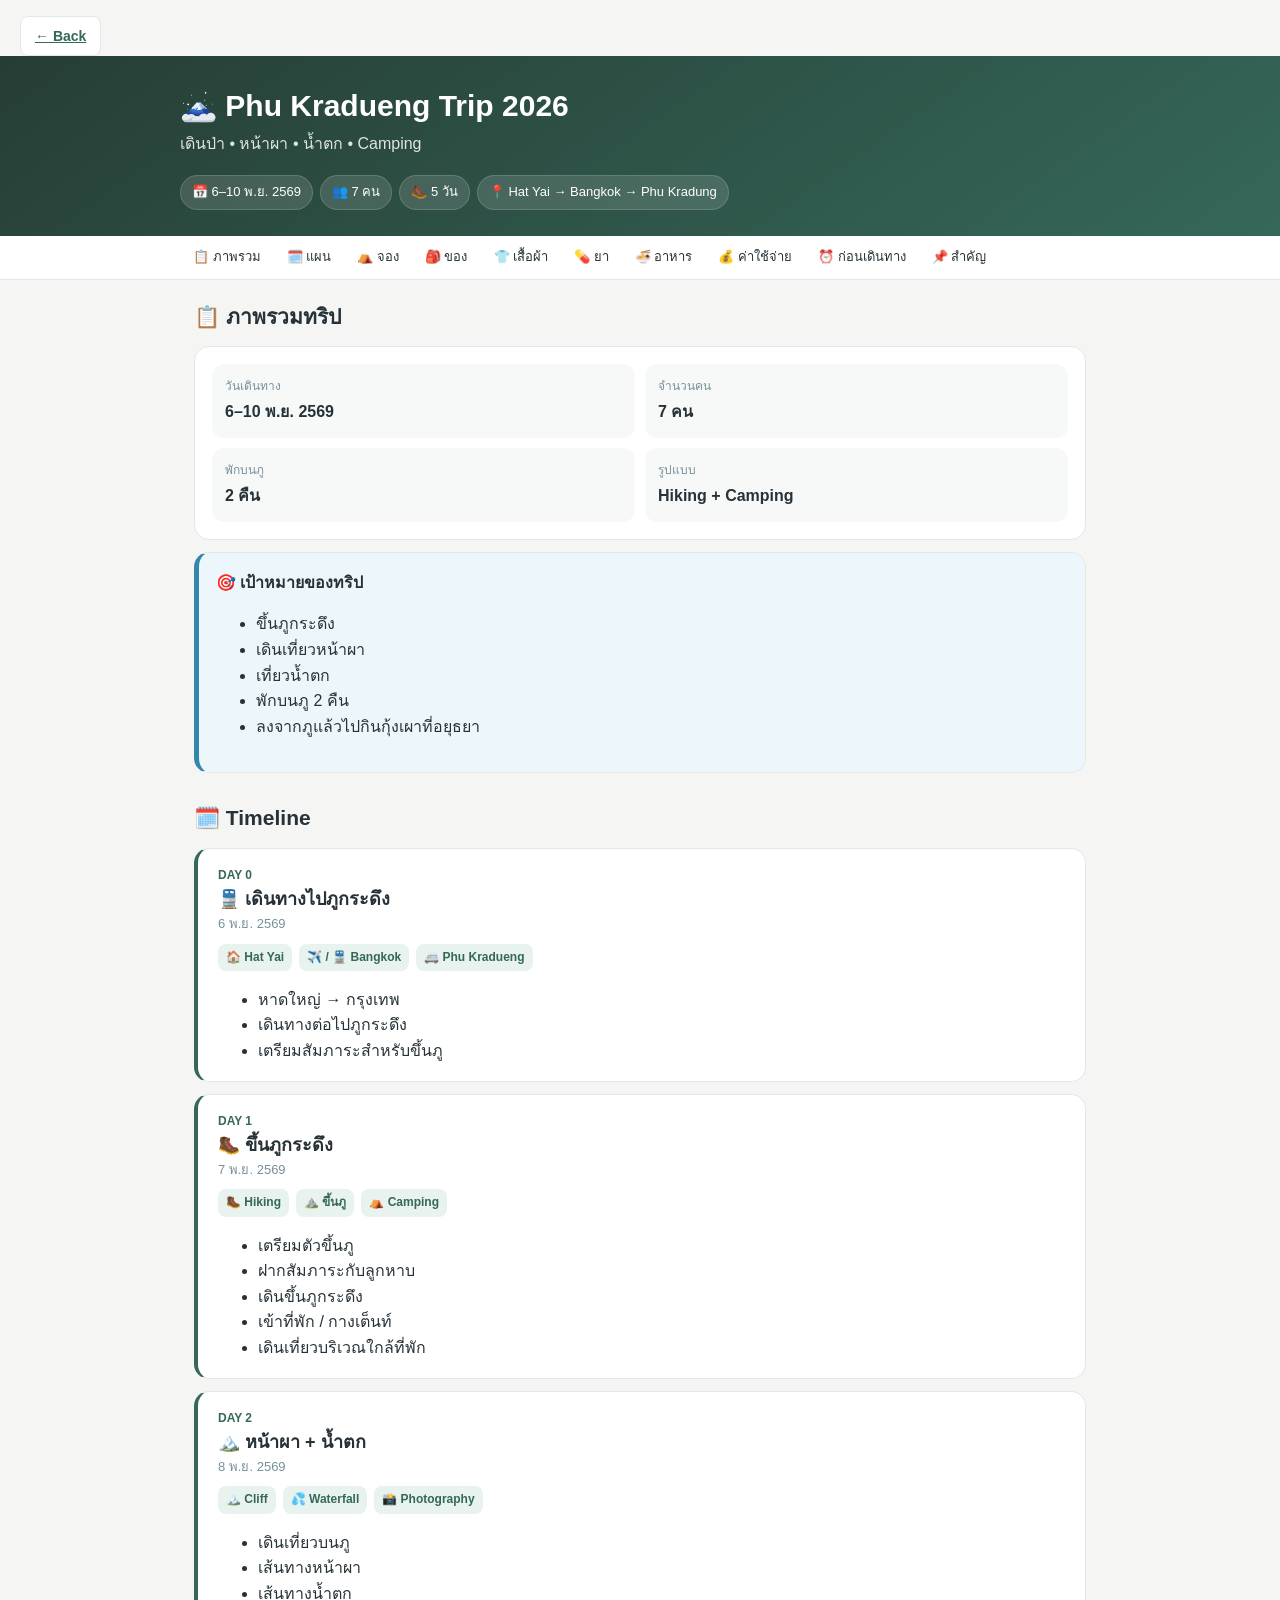
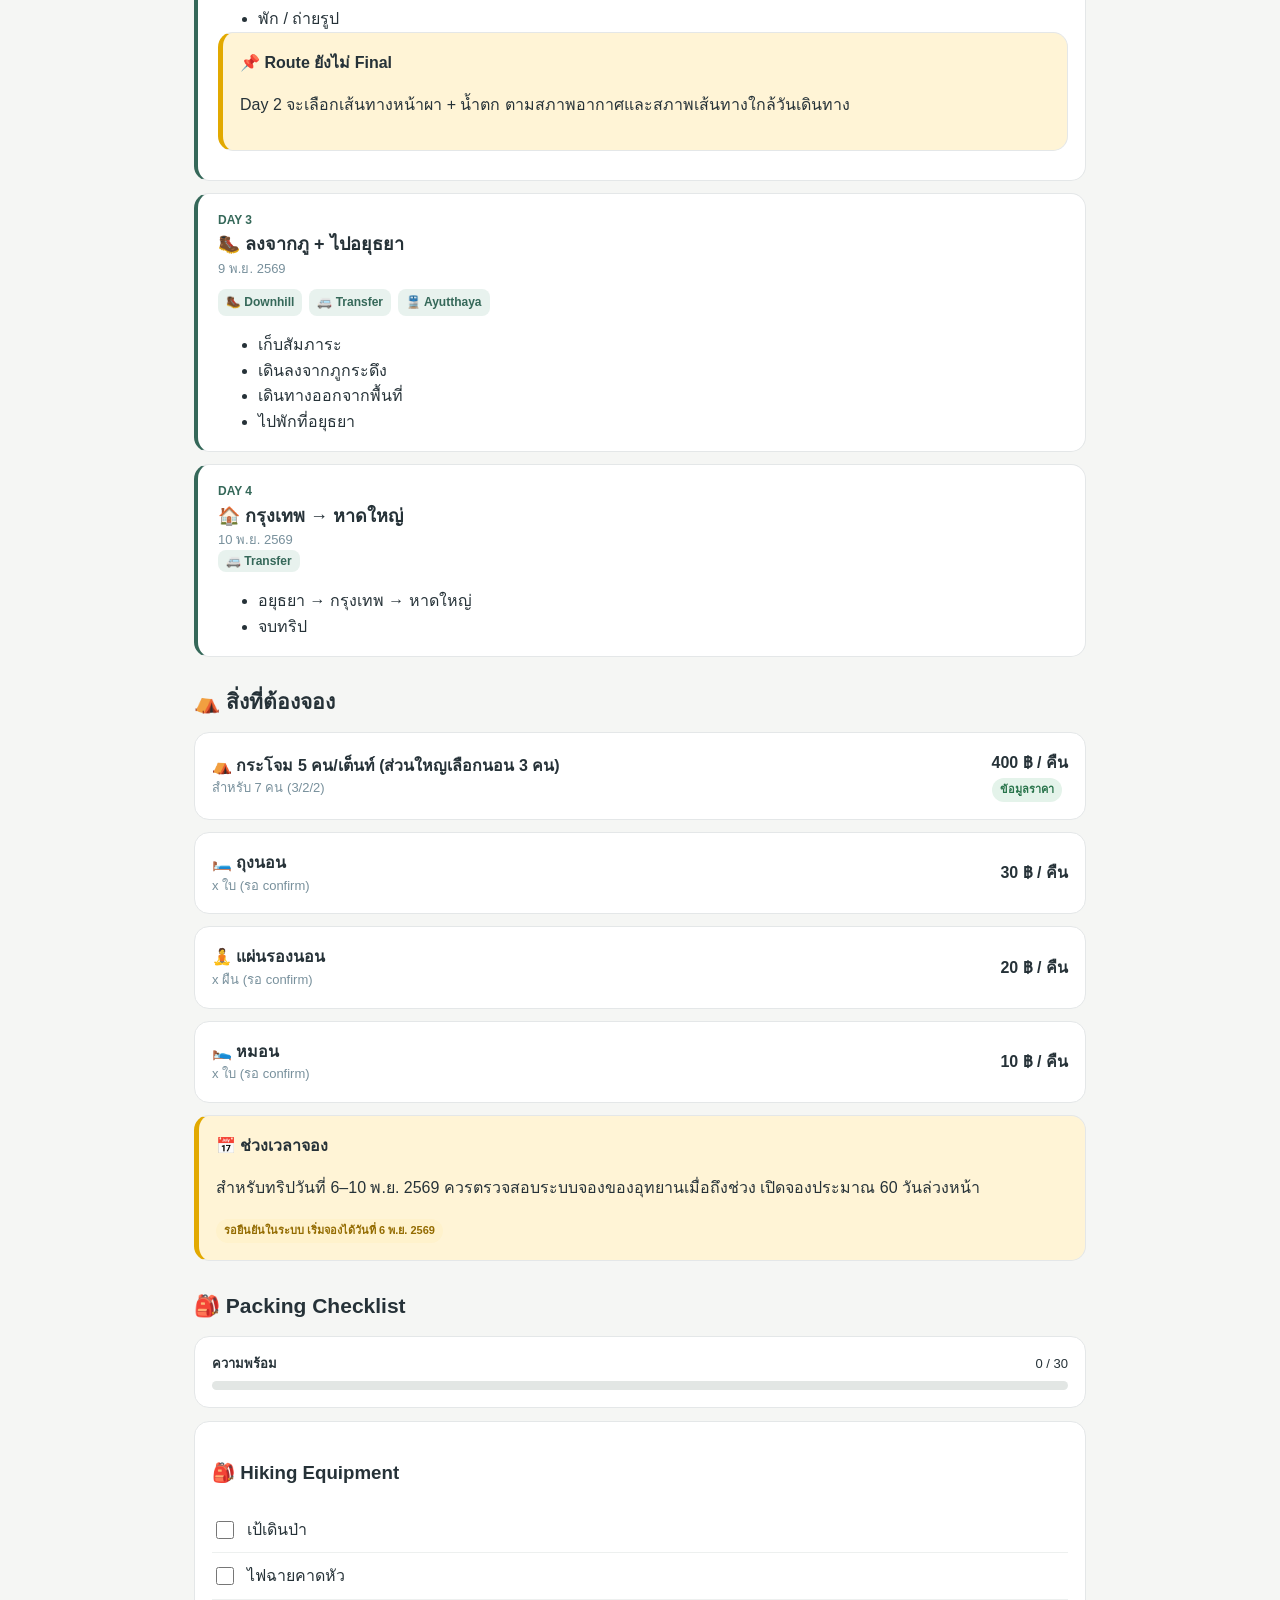
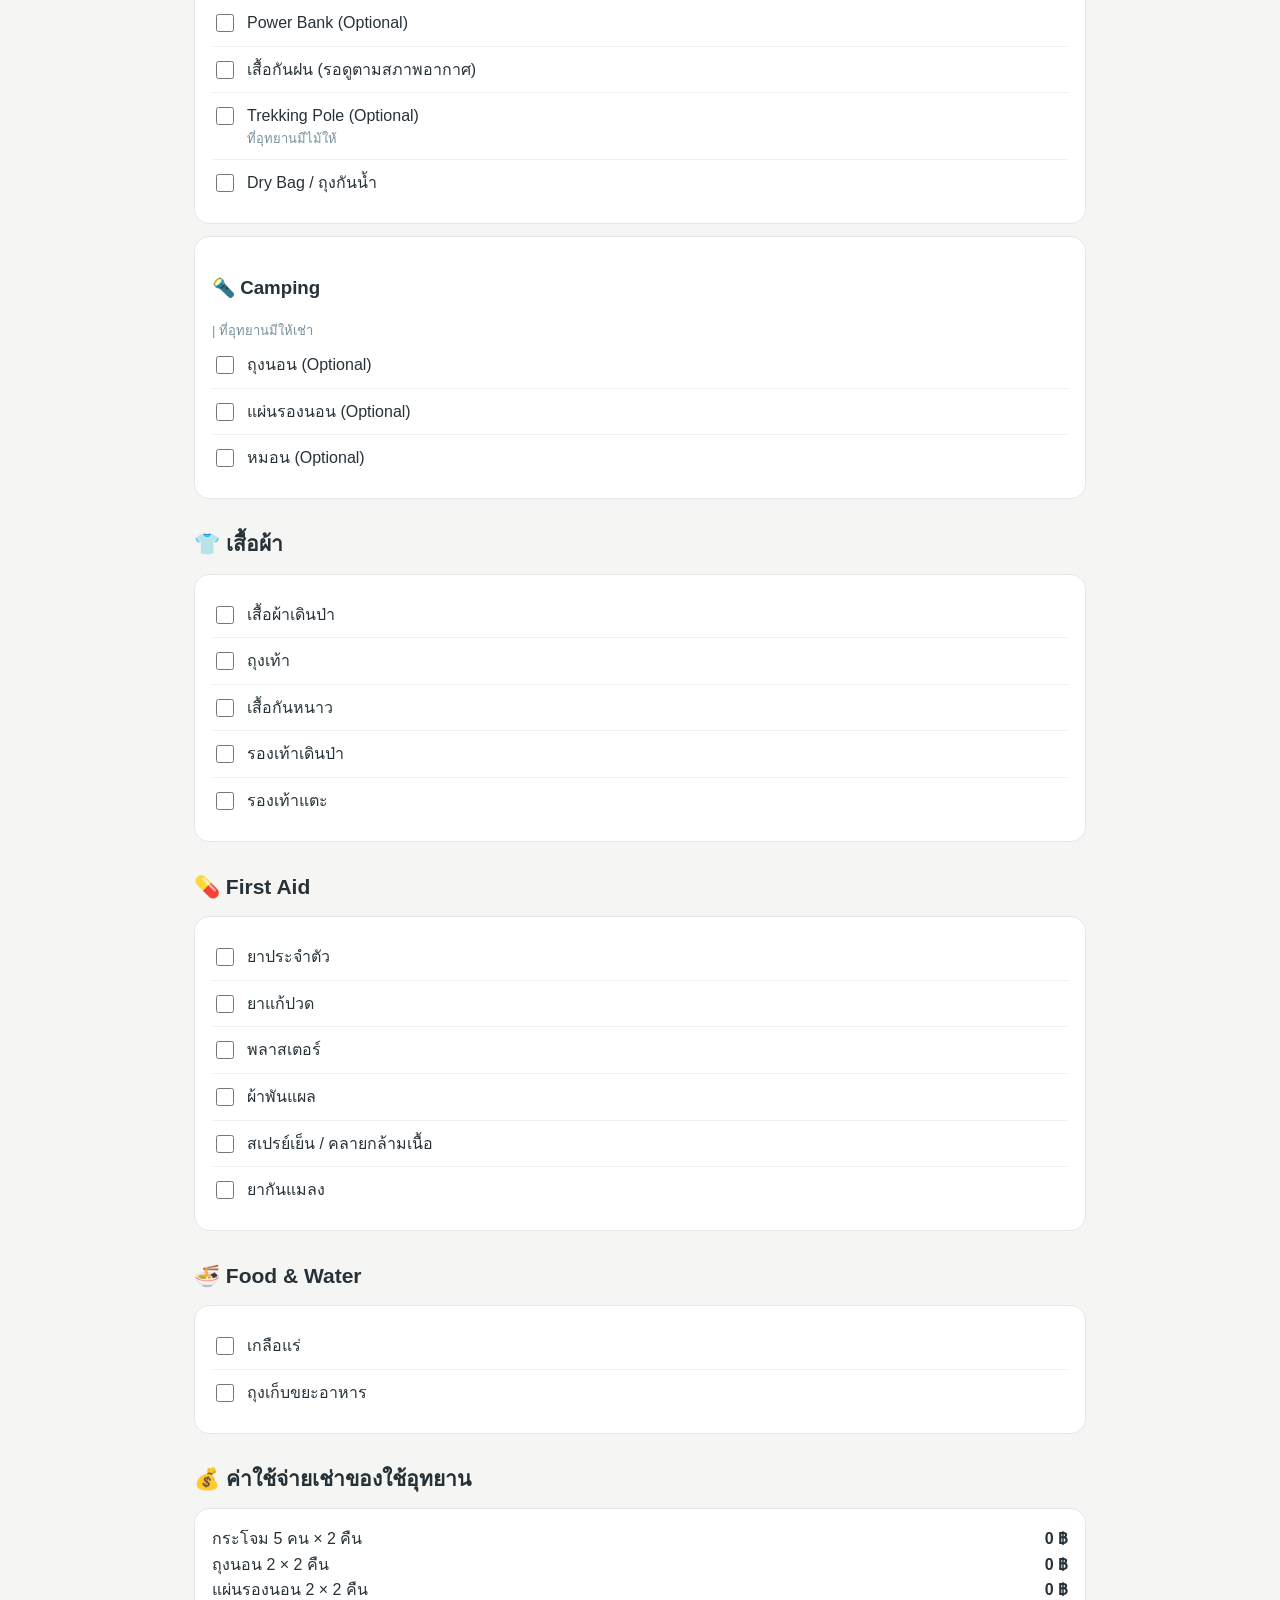
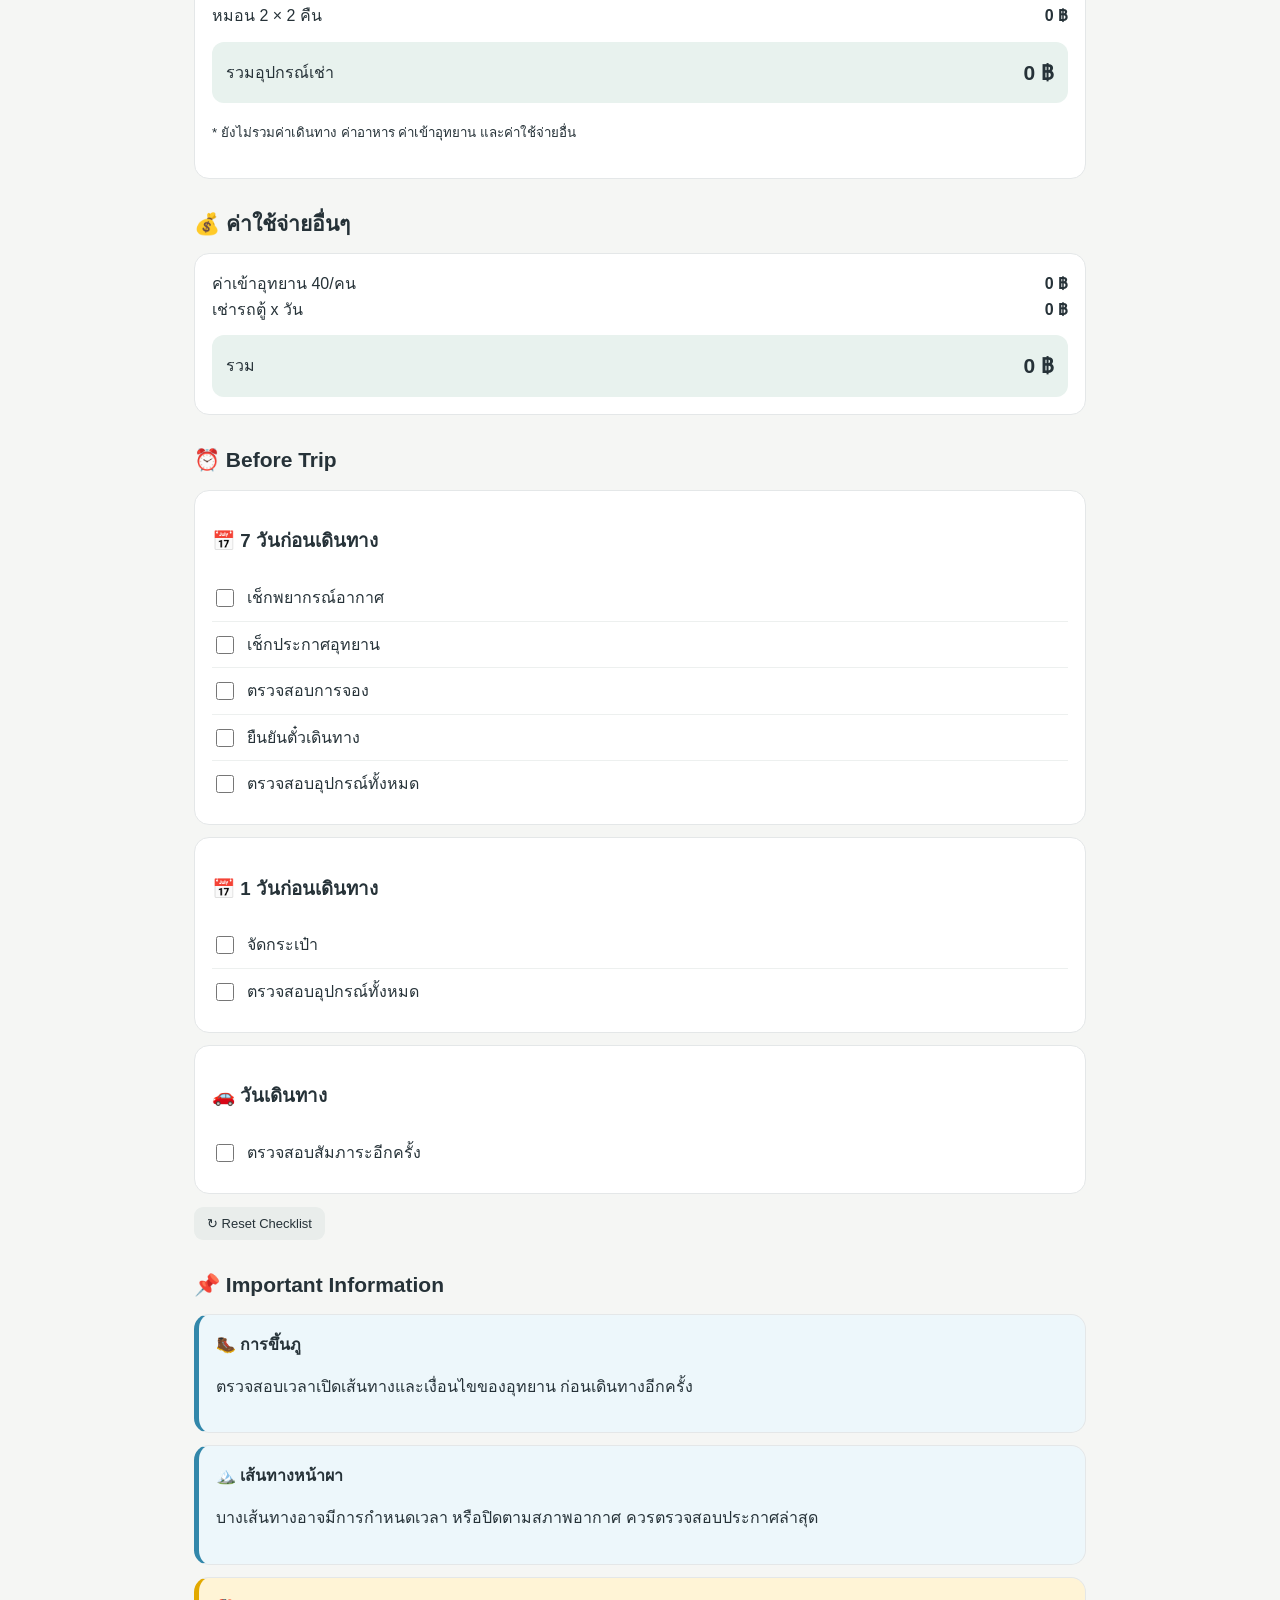
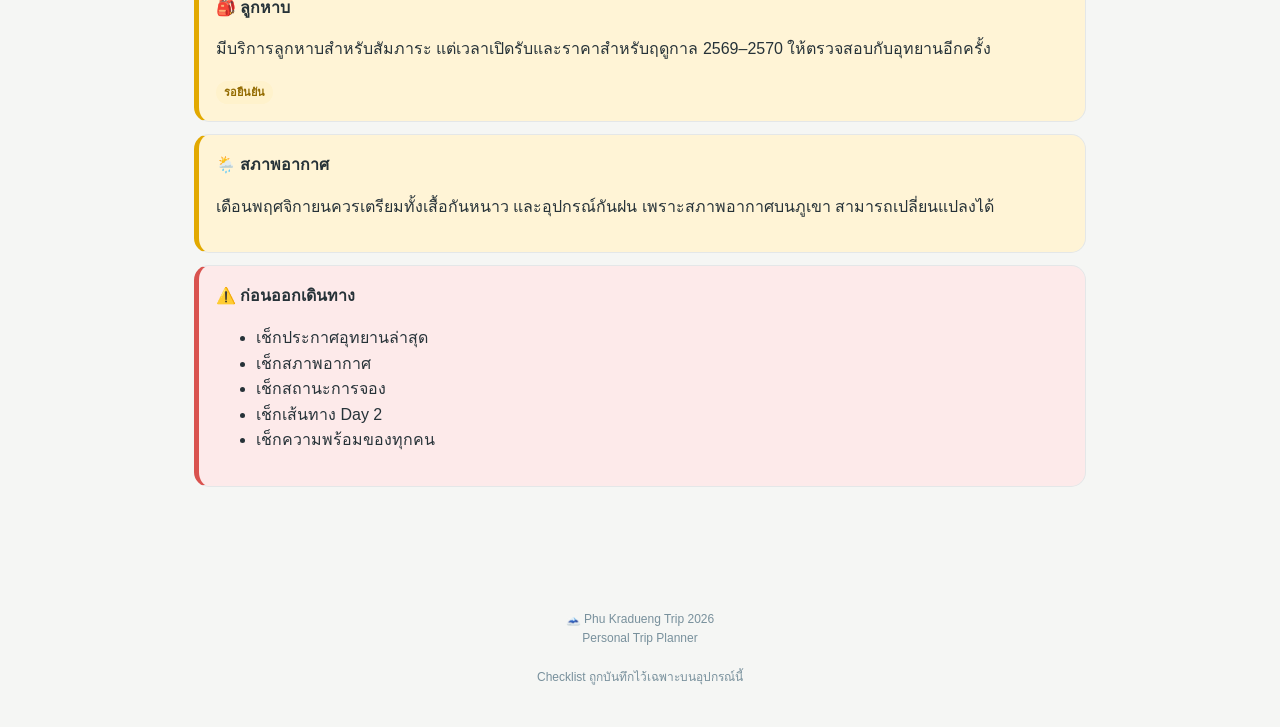
<file: plans/phukradung-2026/index.html>
<!DOCTYPE html>
<html lang="th">

<head>
  <meta charset="UTF-8">
  <meta name="viewport" content="width=device-width, initial-scale=1.0">
  <link rel="stylesheet" href="../../assets/css/styles.css">
  <title>🗻 Phu Kradueng Trip 2026</title>
<body>
<a href="../../index.html" class="back-button">
← Back
</a>

  <!-- ==================================================
     HERO
================================================== -->
  <header class="hero">
    <div class="hero-inner">
      <h1>🗻 Phu Kradueng Trip 2026</h1>
      <div class="hero-subtitle">
        เดินป่า • หน้าผา • น้ำตก • Camping
      </div>
      <div class="hero-info">
        <span class="hero-badge">
          📅 6–10 พ.ย. 2569
        </span>
        <span class="hero-badge">
          👥 7 คน
        </span>
        <span class="hero-badge">
          🥾 5 วัน
        </span>
        <span class="hero-badge">
          📍 Hat Yai → Bangkok → Phu Kradung
        </span>
      </div>
    </div>
  </header>


  <!-- ==================================================
     NAV
  ================================================== -->

  <nav class="nav">
    <div class="nav-inner">
      <a href="#overview">📋 ภาพรวม</a>
      <a href="#schedule">🗓️ แผน</a>
      <a href="#booking">⛺ จอง</a>
      <a href="#packing">🎒 ของ</a>
      <a href="#clothing">👕 เสื้อผ้า</a>
      <a href="#firstaid">💊 ยา</a>
      <a href="#food">🍜 อาหาร</a>
      <a href="#expense">💰 ค่าใช้จ่าย</a>
      <a href="#beforetrip">⏰ ก่อนเดินทาง</a>
      <a href="#important">📌 สำคัญ</a>
    </div>
  </nav>

  <main>

    <!-- ==================================================
     OVERVIEW
    ================================================== -->
    <section id="overview">
      <div class="section-title">
        📋 ภาพรวมทริป
      </div>
      <div class="card">
        <div class="overview-grid">
          <div class="overview-item">
            <div class="overview-label">
              วันเดินทาง
            </div>
            <div class="overview-value">
              6–10 พ.ย. 2569
            </div>
          </div>

          <div class="overview-item">
            <div class="overview-label">
              จำนวนคน
            </div>
            <div class="overview-value">
              7 คน
            </div>
          </div>

          <div class="overview-item">
            <div class="overview-label">
              พักบนภู
            </div>
            <div class="overview-value">
              2 คืน
            </div>
          </div>

          <div class="overview-item">
            <div class="overview-label">
              รูปแบบ
            </div>
            <div class="overview-value">
              Hiking + Camping
            </div>
          </div>
        </div>
      </div>


      <div class="card info">
        <strong>🎯 เป้าหมายของทริป</strong>
        <ul>
          <li>
            ขึ้นภูกระดึง
          </li>
          <li>
            เดินเที่ยวหน้าผา
          </li>
          <li>
            เที่ยวน้ำตก
          </li>
          <li>
            พักบนภู 2 คืน
          </li>
          <li>
            ลงจากภูแล้วไปกินกุ้งเผาที่อยุธยา
          </li>
        </ul>
      </div>
    </section>


    <!-- ==================================================
     SCHEDULE
    ================================================== -->

    <section id="schedule">
      <div class="section-title">
        🗓️ Timeline
      </div>

      <!-- DAY 0 -->
      <div class="card day">
        <div class="day-number">
          DAY 0
        </div>
        <div class="day-title">
          🚆 เดินทางไปภูกระดึง
        </div>
        <div class="day-date">
          6 พ.ย. 2569
        </div>
        <div class="day-meta">
          <span class="meta">
            🏠 Hat Yai
          </span>
          <span class="meta">
            ✈️ / 🚆 Bangkok
          </span>
          <span class="meta">
            🚐 Phu Kradueng
          </span>
        </div>

        <ul>
          <li>
            หาดใหญ่ → กรุงเทพ
          </li>
          <li>
            เดินทางต่อไปภูกระดึง
          </li>
          <li>
            เตรียมสัมภาระสำหรับขึ้นภู
          </li>
        </ul>
      </div>


      <!-- DAY 1 -->

      <div class="card day">
        <div class="day-number">
          DAY 1
        </div>
        <div class="day-title">
          🥾 ขึ้นภูกระดึง
        </div>
        <div class="day-date">
          7 พ.ย. 2569
        </div>
        <div class="day-meta">
          <span class="meta">
            🥾 Hiking
          </span>
          <span class="meta">
            ⛰️ ขึ้นภู
          </span>
          <span class="meta">
            ⛺ Camping
          </span>
        </div>

        <ul>
          <li>
            เตรียมตัวขึ้นภู
          </li>
          <li>
            ฝากสัมภาระกับลูกหาบ
          </li>
          <li>
            เดินขึ้นภูกระดึง
          </li>
          <li>
            เข้าที่พัก / กางเต็นท์
          </li>
          <li>
            เดินเที่ยวบริเวณใกล้ที่พัก
          </li>
        </ul>
      </div>


      <!-- DAY 2 -->
      <div class="card day">
        <div class="day-number">
          DAY 2
        </div>
        <div class="day-title">
          🏔️ หน้าผา + น้ำตก
        </div>
        <div class="day-date">
          8 พ.ย. 2569
        </div>
        <div class="day-meta">
          <span class="meta">
            🏔️ Cliff
          </span>
          <span class="meta">
            💦 Waterfall
          </span>
          <span class="meta">
            📸 Photography
          </span>
        </div>

        <ul>
          <li>
            เดินเที่ยวบนภู
          </li>
          <li>
            เส้นทางหน้าผา
          </li>
          <li>
            เส้นทางน้ำตก
          </li>
          <li>
            พัก / ถ่ายรูป
          </li>
        </ul>

        <div class="card warning">
          <strong>
            📌 Route ยังไม่ Final
          </strong>
          <p>
            Day 2 จะเลือกเส้นทางหน้าผา + น้ำตก
            ตามสภาพอากาศและสภาพเส้นทางใกล้วันเดินทาง
          </p>
        </div>
      </div>


      <!-- DAY 3 -->
      <div class="card day">
        <div class="day-number">
          DAY 3
        </div>
        <div class="day-title">
          🥾 ลงจากภู + ไปอยุธยา
        </div>
        <div class="day-date">
          9 พ.ย. 2569
        </div>
        <div class="day-meta">
          <span class="meta">
            🥾 Downhill
          </span>
          <span class="meta">
            🚐 Transfer
          </span>
          <span class="meta">
            🚆 Ayutthaya
          </span>
        </div>

        <ul>
          <li>
            เก็บสัมภาระ
          </li>
          <li>
            เดินลงจากภูกระดึง
          </li>
          <li>
            เดินทางออกจากพื้นที่
          </li>
          <li>
            ไปพักที่อยุธยา
          </li>
        </ul>
      </div>

      <!-- DAY 4 -->
      <div class="card day">
        <div class="day-number">
          DAY 4
        </div>
        <div class="day-title">
          🏠 กรุงเทพ → หาดใหญ่
        </div>
        <div class="day-date">
          10 พ.ย. 2569
        </div>
        <div class="day-date">
          <span class="meta">
            🚐 Transfer
          </span>
        </div>

        <ul>
          <li>
            อยุธยา → กรุงเทพ → หาดใหญ่
          </li>
          <li>
            จบทริป
          </li>
        </ul>
      </div>
    </section>

    <!-- ==================================================
     BOOKING
    ================================================== -->

    <section id="booking">

      <div class="section-title">
        ⛺ สิ่งที่ต้องจอง
      </div>

      <div class="card booking-card">
        <div>
          <div class="booking-name">
            ⛺ กระโจม 5 คน/เต็นท์ (ส่วนใหญเลือกนอน 3 คน)
          </div>
          <div class="booking-detail">
            สำหรับ 7 คน (3/2/2)
          </div>
        </div>
        <div>
          <strong>
            400 ฿ / คืน
          </strong>
          <br>
          <span class="status confirm">
            ข้อมูลราคา
          </span>
        </div>
      </div>

      <div class="card booking-card">
        <div>
          <div class="booking-name">
            🛏️ ถุงนอน
          </div>
          <div class="booking-detail">
            x ใบ (รอ confirm)
          </div>
        </div>
        <strong>
          30 ฿ / คืน
        </strong>
      </div>

      <div class="card booking-card">
        <div>
          <div class="booking-name">
            🧘 แผ่นรองนอน
          </div>
          <div class="booking-detail">
            x ผืน (รอ confirm)
          </div>
        </div>
        <strong>
          20 ฿ / คืน
        </strong>
      </div>

      <div class="card booking-card">
        <div>
          <div class="booking-name">
            🛌 หมอน
          </div>
          <div class="booking-detail">
            x ใบ (รอ confirm)
          </div>
        </div>
        <strong>
          10 ฿ / คืน
        </strong>
      </div>

      <div class="card warning">
        <strong>
          📅 ช่วงเวลาจอง
        </strong>
        <p>
          สำหรับทริปวันที่ 6–10 พ.ย. 2569
          ควรตรวจสอบระบบจองของอุทยานเมื่อถึงช่วง
          เปิดจองประมาณ 60 วันล่วงหน้า
        </p>
        <span class="status pending">
          รอยืนยันในระบบ เริ่มจองได้วันที่ 6 พ.ย. 2569
        </span>
      </div>
    </section>

    <!-- ==================================================
     PACKING
    ================================================== -->

    <section id="packing">
      <div class="section-title">
        🎒 Packing Checklist
      </div>

      <div class="card progress-card">
        <div class="progress-header">
          <strong>
            ความพร้อม
          </strong>
          <span id="progressText">
            0 / 0
          </span>
        </div>

        <div class="progress-bar">
          <div id="progressFill" class="progress-fill"></div>
        </div>
      </div>


      <div class="card">
        <h3>
          🎒 Hiking Equipment
        </h3>
        <ul class="checklist">
          <li>
            <input type="checkbox" data-check="backpack">
            <span>เป้เดินป่า</span>
          </li>

          <li>
            <input type="checkbox" data-check="headlamp">
            <span>ไฟฉายคาดหัว</span>
          </li>

          <li>
            <input type="checkbox" data-check="powerbank">
            <span>Power Bank (Optional)</span>
          </li>

          <!-- <li>
            <input type="checkbox" data-check="water">
            <span>ขวดน้ำ / Hydration</span>
          </li> -->

          <li>
            <input type="checkbox" data-check="raincoat">
            <span>เสื้อกันฝน (รอดูตามสภาพอากาศ)</span>
          </li>

          <li>
            <input type="checkbox" data-check="trekkingpole">
            <span>Trekking Pole (Optional)
              <div class="booking-detail">
                ที่อุทยานมีไม้ให้
              </div>
            </span>
          </li>

          <li>
            <input type="checkbox" data-check="drybag">
            <span>Dry Bag / ถุงกันน้ำ</span>
          </li>

          <!-- <li>
            <input type="checkbox" data-check="trashbag">
            <span>ถุงขยะ</span>
          </li> -->

          <!-- <li>
            <input type="checkbox" data-check="phone">
            <span>โทรศัพท์</span>
          </li> -->

          <!-- <li>
            <input type="checkbox" data-check="charger">
            <span>สายชาร์จ</span>
          </li> -->
        </ul>
      </div>


      <div class="card">
        <h3>
          🔦 Camping
        </h3>
        <div class="booking-detail">
          | ที่อุทยานมีให้เช่า
        </div>
        <ul class="checklist">
          <li>
            <input type="checkbox" data-check="sleepingbag">
            <span>ถุงนอน (Optional)</span>
          </li>

          <li>
            <input type="checkbox" data-check="sleepingmat">
            <span>แผ่นรองนอน (Optional)</span>
          </li>

          <li>
            <input type="checkbox" data-check="pillow">
            <span>หมอน (Optional)</span>
          </li>
        </ul>
      </div>
    </section>

    <!-- ==================================================
     CLOTHING
    ================================================== -->

    <section id="clothing">
      <div class="section-title">
        👕 เสื้อผ้า
      </div>

      <div class="card">
        <ul class="checklist">
          <li>
            <input type="checkbox" data-check="shirt">
            <span>เสื้อผ้าเดินป่า</span>
          </li>

          <li>
            <input type="checkbox" data-check="socks">
            <span>ถุงเท้า</span>
          </li>

          <li>
            <input type="checkbox" data-check="jacket">
            <span>เสื้อกันหนาว</span>
          </li>

          <li>
            <input type="checkbox" data-check="shoes">
            <span>รองเท้าเดินป่า</span>
          </li>

          <li>
            <input type="checkbox" data-check="sandals">
            <span>รองเท้าแตะ</span>
          </li>
        </ul>
      </div>
    </section>


    <!-- ==================================================
     FIRST AID
================================================== -->

    <section id="firstaid">
      <div class="section-title">
        💊 First Aid
      </div>

      <div class="card">
        <ul class="checklist">
          <li>
            <input type="checkbox" data-check="medicine">
            <span>ยาประจำตัว</span>
          </li>

          <li>
            <input type="checkbox" data-check="painkiller">
            <span>ยาแก้ปวด</span>
          </li>

          <li>
            <input type="checkbox" data-check="plaster">
            <span>พลาสเตอร์</span>
          </li>

          <li>
            <input type="checkbox" data-check="bandage">
            <span>ผ้าพันแผล</span>
          </li>

          <li>
            <input type="checkbox" data-check="muscle-spray">
            <span>สเปรย์เย็น / คลายกล้ามเนื้อ</span>
          </li>

          <li>
            <input type="checkbox" data-check="insect">
            <span>ยากันแมลง</span>
          </li>
        </ul>
      </div>
    </section>


    <!-- ==================================================
     FOOD
    ================================================== -->

    <section id="food">
      <div class="section-title">
        🍜 Food & Water
      </div>

      <div class="card">
        <ul class="checklist">
          <li>
            <input type="checkbox" data-check="electrolyte">
            <span>เกลือแร่</span>
          </li>

          <li>
            <input type="checkbox" data-check="food-bag">
            <span>ถุงเก็บขยะอาหาร</span>
          </li>
        </ul>
      </div>
    </section>


    <!-- ==================================================
     EXPENSE
    ================================================== -->

    <section id="expense">
      <div class="section-title">
        💰 ค่าใช้จ่ายเช่าของใช้อุทยาน
      </div>
      <div class="card">
        <div class="booking-card">
          <span>
            กระโจม 5 คน × 2 คืน
          </span>
          <strong>
            0 ฿
          </strong>
        </div>

        <div class="booking-card">
          <span>
            ถุงนอน 2 × 2 คืน
          </span>
          <strong>
            0 ฿
          </strong>
        </div>

        <div class="booking-card">
          <span>
            แผ่นรองนอน 2 × 2 คืน
          </span>
          <strong>
            0 ฿
          </strong>
        </div>

        <div class="booking-card">
          <span>
            หมอน 2 × 2 คืน
          </span>
          <strong>
            0 ฿
          </strong>
        </div>

        <div class="expense-total">
          <span>
            รวมอุปกรณ์เช่า
          </span>
          <strong>
            0 ฿
          </strong>
        </div>

        <p>
          <small>
            * ยังไม่รวมค่าเดินทาง ค่าอาหาร
            ค่าเข้าอุทยาน และค่าใช้จ่ายอื่น
          </small>
        </p>

      </div>

    </section>

    <section id="expense">
      <div class="section-title">
        💰 ค่าใช้จ่ายอื่นๆ
      </div>
      <div class="card">
        <div class="booking-card">
          <span>
            ค่าเข้าอุทยาน 40/คน
          </span>
          <strong>
            0 ฿
          </strong>
        </div>

        <div class="booking-card">
          <span>
            เช่ารถตู้ x วัน
          </span>
          <strong>
            0 ฿
          </strong>
        </div>

        <div class="expense-total">
          <span>
            รวม
          </span>
          <strong>
            0 ฿
          </strong>
        </div>

      </div>

    </section>


    <!-- ==================================================
     BEFORE TRIP
    ================================================== -->

    <section id="beforetrip">
      <div class="section-title">
        ⏰ Before Trip
      </div>

      <div class="card">
        <h3>
          📅 7 วันก่อนเดินทาง
        </h3>
        <ul class="checklist">
          <li>
            <input type="checkbox" data-check="weather">
            <span>เช็กพยากรณ์อากาศ</span>
          </li>

          <li>
            <input type="checkbox" data-check="park-announcement">
            <span>เช็กประกาศอุทยาน</span>
          </li>

          <li>
            <input type="checkbox" data-check="booking-confirm">
            <span>ตรวจสอบการจอง</span>
          </li>

          <li>
            <input type="checkbox" data-check="transport">
            <span>ยืนยันตั๋วเดินทาง</span>
          </li>

          <li>
            <input type="checkbox" data-check="equipment-check">
            <span>ตรวจสอบอุปกรณ์ทั้งหมด</span>
          </li>
        </ul>
      </div>

      <div class="card">
        <h3>
          📅 1 วันก่อนเดินทาง
        </h3>
        <ul class="checklist">
          <li>
            <input type="checkbox" data-check="pack">
            <span>จัดกระเป๋า</span>
          </li>

          <li>
            <input type="checkbox" data-check="charge">
            <span>ตรวจสอบอุปกรณ์ทั้งหมด</span>
          </li>
        </ul>

      </div>


      <div class="card">
        <h3>
          🚗 วันเดินทาง
        </h3>
        <ul class="checklist">
          <li>
            <input type="checkbox" data-check="bag">
            <span>ตรวจสอบสัมภาระอีกครั้ง</span>
          </li>
        </ul>
      </div>


      <div class="actions">
        <button class="secondary" onclick="resetChecklist()">
          ↻ Reset Checklist
        </button>
      </div>
    </section>


    <!-- ==================================================
     IMPORTANT
    ================================================== -->

    <section id="important">
      <div class="section-title">
        📌 Important Information
      </div>

      <div class="card info">
        <strong>
          🥾 การขึ้นภู
        </strong>
        <p>
          ตรวจสอบเวลาเปิดเส้นทางและเงื่อนไขของอุทยาน
          ก่อนเดินทางอีกครั้ง
        </p>

      </div>

      <div class="card info">
        <strong>
          🏔️ เส้นทางหน้าผา
        </strong>
        <p>
          บางเส้นทางอาจมีการกำหนดเวลา
          หรือปิดตามสภาพอากาศ
          ควรตรวจสอบประกาศล่าสุด
        </p>
      </div>

      <div class="card warning">
        <strong>
          🎒 ลูกหาบ
        </strong>
        <p>
          มีบริการลูกหาบสำหรับสัมภาระ
          แต่เวลาเปิดรับและราคาสำหรับฤดูกาล
          2569–2570 ให้ตรวจสอบกับอุทยานอีกครั้ง
        </p>
        <span class="status pending">
          รอยืนยัน
        </span>
      </div>

      <div class="card warning">
        <strong>
          🌦️ สภาพอากาศ
        </strong>
        <p>
          เดือนพฤศจิกายนควรเตรียมทั้งเสื้อกันหนาว
          และอุปกรณ์กันฝน เพราะสภาพอากาศบนภูเขา
          สามารถเปลี่ยนแปลงได้
        </p>
      </div>

      <div class="card danger">
        <strong>
          ⚠️ ก่อนออกเดินทาง
        </strong>
        <ul>
          <li>
            เช็กประกาศอุทยานล่าสุด
          </li>

          <li>
            เช็กสภาพอากาศ
          </li>

          <li>
            เช็กสถานะการจอง
          </li>

          <li>
            เช็กเส้นทาง Day 2
          </li>

          <li>
            เช็กความพร้อมของทุกคน
          </li>
        </ul>
      </div>
    </section>
  </main>

  <footer>
    🗻 Phu Kradueng Trip 2026
    <br>
    Personal Trip Planner
    <br><br>
    Checklist ถูกบันทึกไว้เฉพาะบนอุปกรณ์นี้
  </footer>


  <script>

    const STORAGE_KEY =
      "phukradung-trip-2026-checklist";

    /* ==========================================
       LOAD
    ========================================== */

    function loadChecklist() {

      const saved =
        JSON.parse(
          localStorage.getItem(STORAGE_KEY)
          || "{}"
        );

      document
        .querySelectorAll("[data-check]")
        .forEach(item => {

          item.checked =
            saved[item.dataset.check] === true;

          item.addEventListener(
            "change",
            saveChecklist
          );

        });

      updateProgress();

    }


    /* ==========================================
       SAVE
    ========================================== */

    function saveChecklist() {

      const data = {};

      document
        .querySelectorAll("[data-check]")
        .forEach(item => {

          data[item.dataset.check] =
            item.checked;

        });

      localStorage.setItem(
        STORAGE_KEY,
        JSON.stringify(data)
      );

      updateProgress();

    }


    /* ==========================================
       PROGRESS
    ========================================== */

    function updateProgress() {

      const items =
        document.querySelectorAll(
          "[data-check]"
        );

      const checked =
        document.querySelectorAll(
          "[data-check]:checked"
        );

      const total =
        items.length;

      const done =
        checked.length;

      const percent =
        total === 0
          ? 0
          : Math.round(
            (done / total) * 100
          );

      document.getElementById(
        "progressText"
      ).textContent =
        `${done} / ${total}`;

      document.getElementById(
        "progressFill"
      ).style.width =
        `${percent}%`;

    }


    /* ==========================================
       RESET
    ========================================== */

    function resetChecklist() {

      const confirmReset =
        confirm(
          "ต้องการล้าง Checklist ทั้งหมดหรือไม่?"
        );

      if (!confirmReset) {
        return;
      }

      localStorage.removeItem(
        STORAGE_KEY
      );

      document
        .querySelectorAll("[data-check]")
        .forEach(item => {

          item.checked = false;

        });

      updateProgress();

    }


    /* ==========================================
       START
    ========================================== */

    document.addEventListener(
      "DOMContentLoaded",
      loadChecklist
    );

  </script>
</body>
</html>
</file>
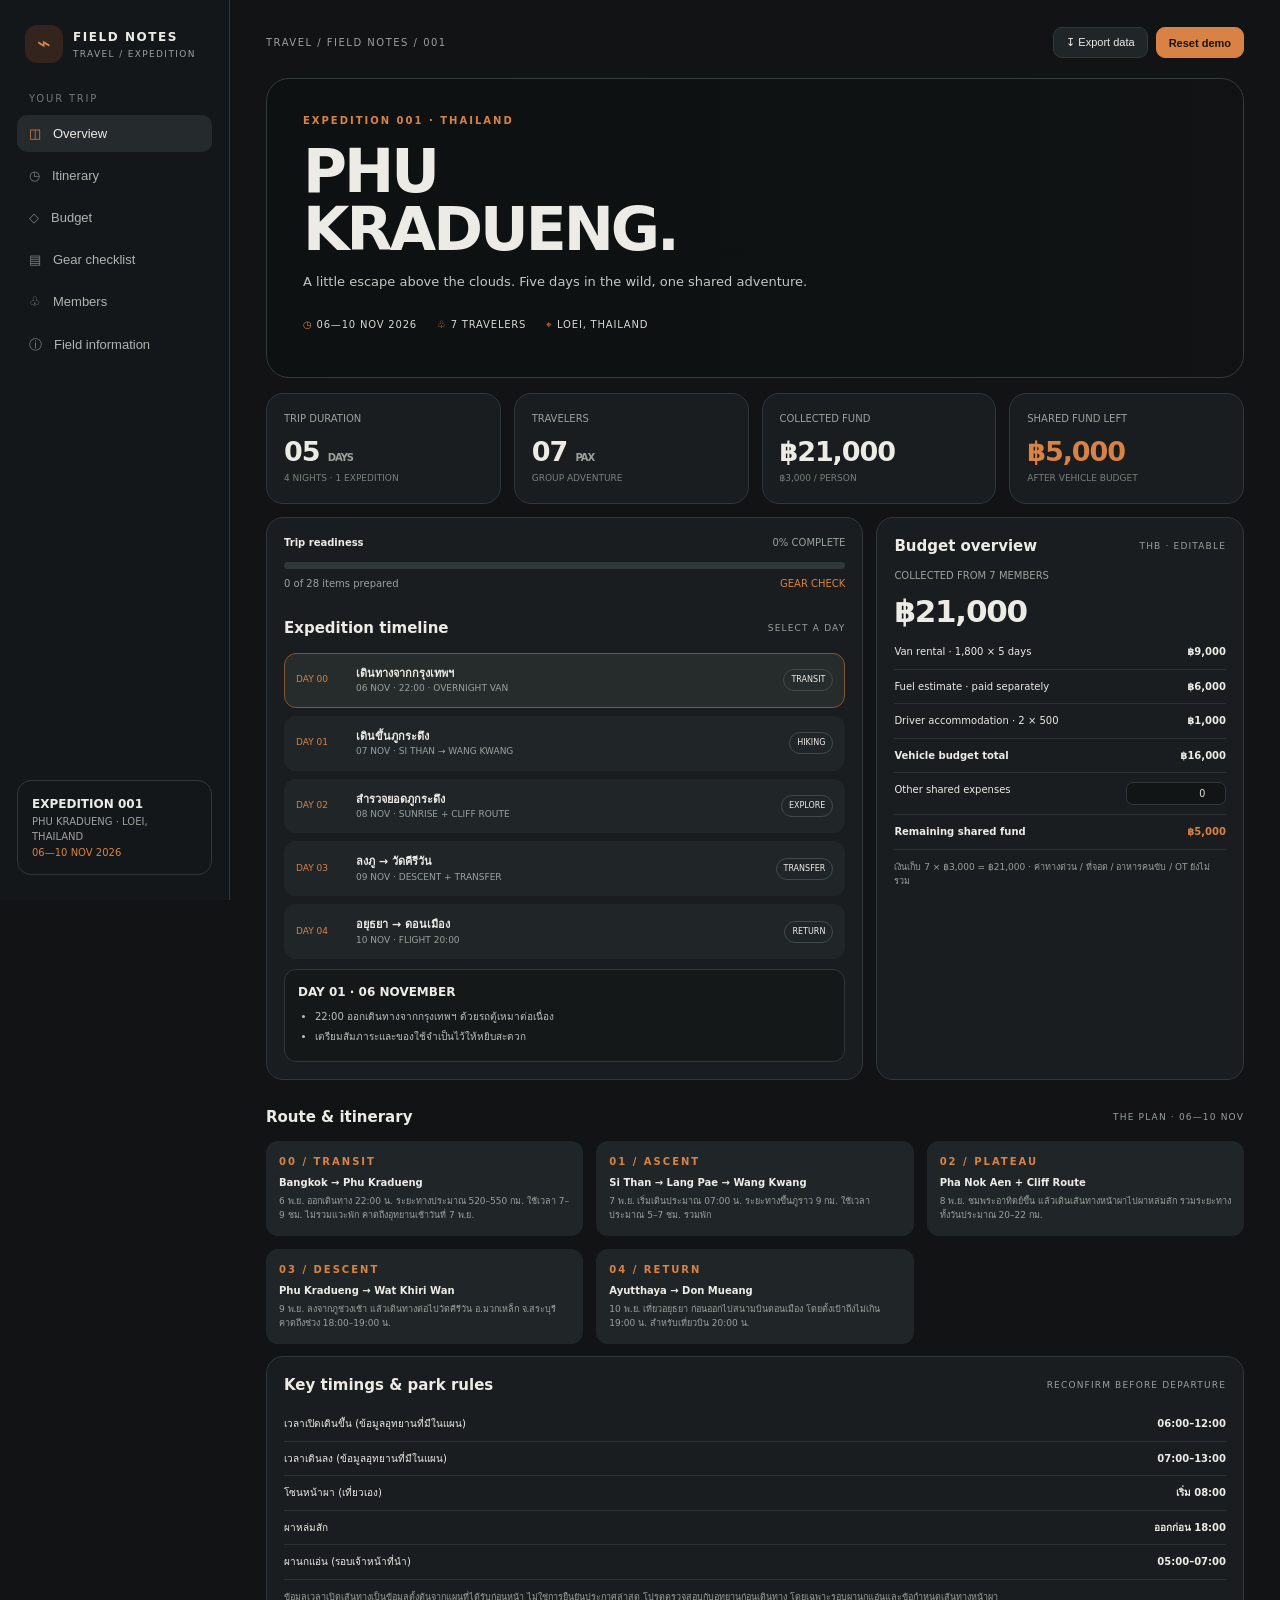
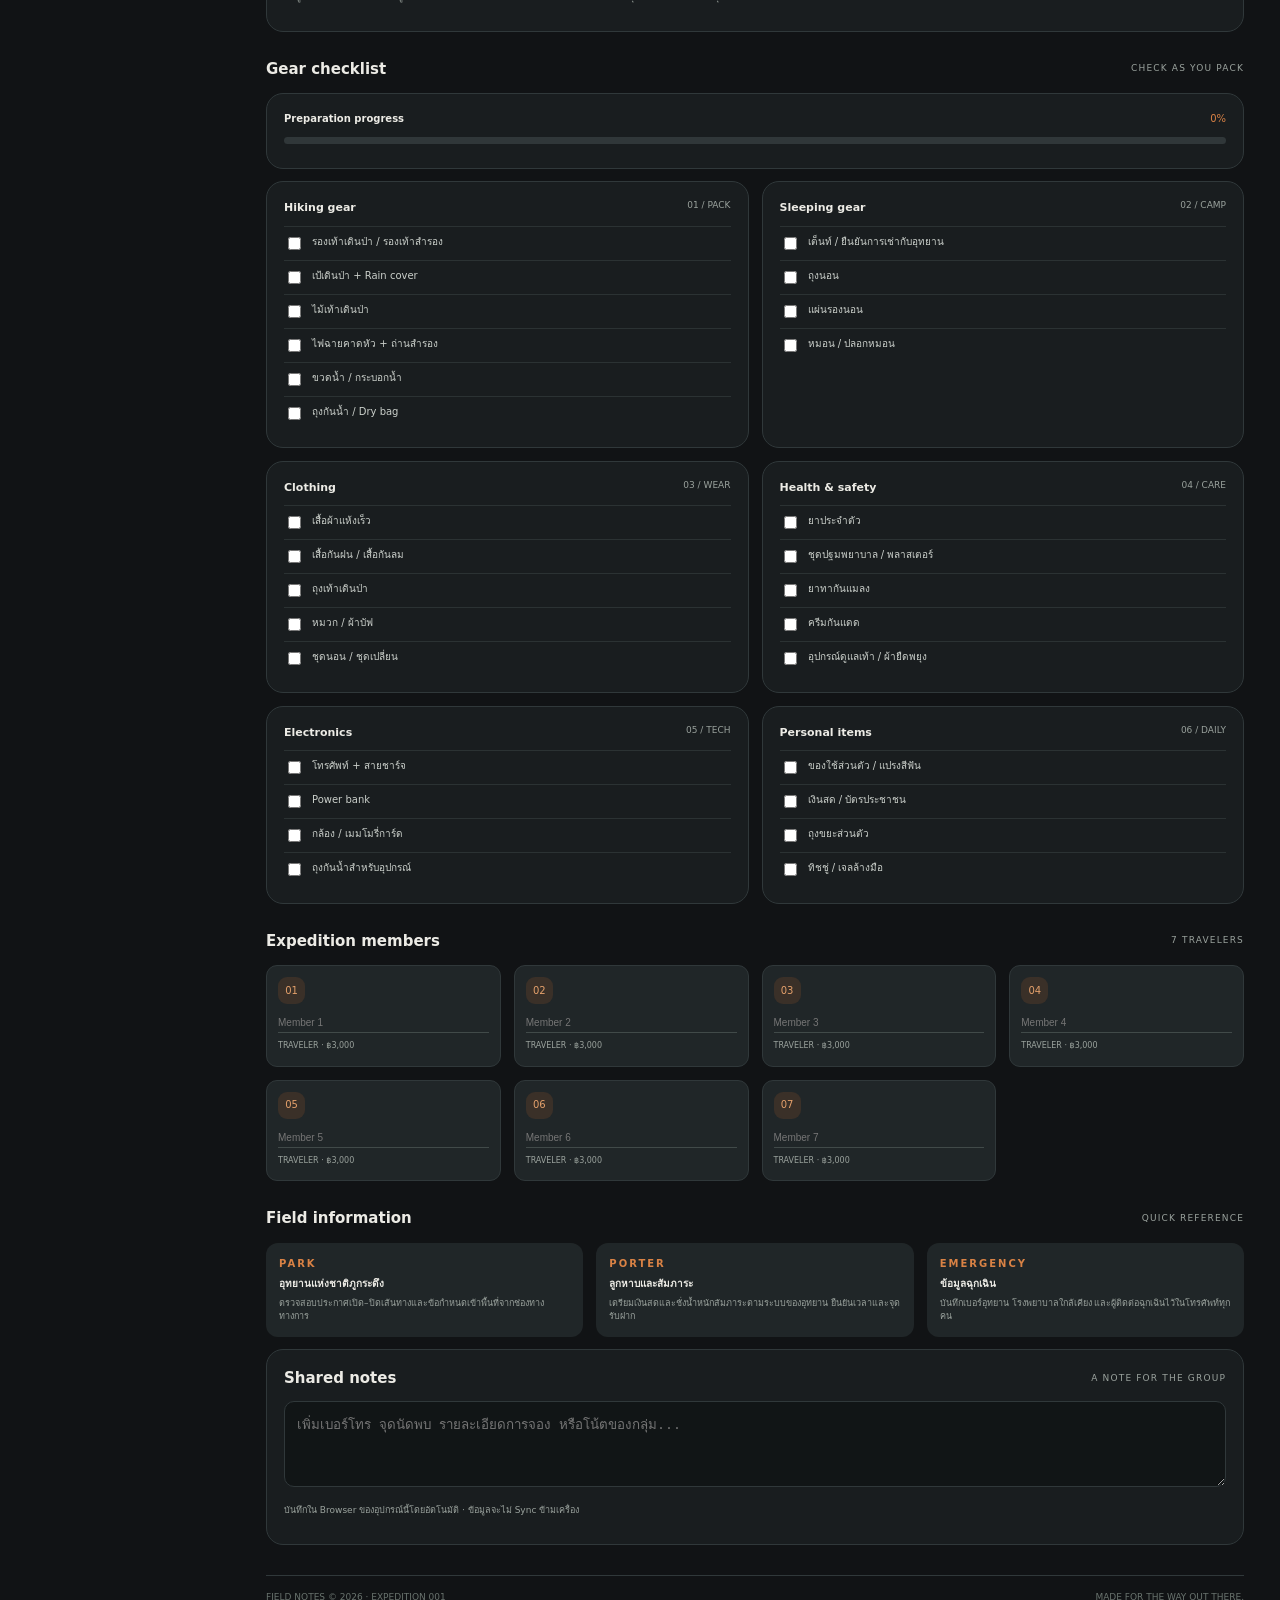
<file: Trips/phu_kradueng_trip_2026.html>
<!doctype html>
<html lang="th">
  <head>
    <meta charset="utf-8" />
    <meta name="viewport" content="width=device-width,initial-scale=1" />
    <meta name="theme-color" content="#111315" />
    <title>PHU KRADUENG — Expedition 001</title>
    <style>
      :root {
        --bg: #111315;
        --panel: #191d1f;
        --panel2: #202628;
        --line: #30383a;
        --text: #ecebe5;
        --muted: #9aa29d;
        --accent: #d98245;
        --green: #82977f;
      }

      * {
        box-sizing: border-box;
      }

      html {
        scroll-behavior: smooth;
      }

      body {
        margin: 0;
        background: var(--bg);
        color: var(--text);
        font:
          14px/1.55 Inter,
          "Noto Sans Thai",
          system-ui,
          sans-serif;
      }

      .shell {
        display: grid;
        grid-template-columns: 230px 1fr;
        min-height: 100vh;
      }

      aside {
        position: sticky;
        top: 0;
        height: 100vh;
        padding: 25px 17px;
        border-right: 1px solid var(--line);
        background: #141719;
        display: flex;
        flex-direction: column;
        gap: 28px;
      }

      .brand {
        display: flex;
        gap: 10px;
        align-items: center;
        padding: 0 8px;
      }

      .mark {
        width: 38px;
        height: 38px;
        border-radius: 12px;
        background: #33251d;
        color: var(--accent);
        display: grid;
        place-items: center;
        font-size: 23px;
      }

      .brand b {
        font-size: 12px;
        letter-spacing: 0.13em;
      }

      .brand small {
        display: block;
        color: var(--muted);
        font-size: 9px;
        letter-spacing: 0.15em;
      }

      .navlabel {
        font-size: 10px;
        color: #6f7974;
        letter-spacing: 0.18em;
        padding: 0 12px;
        margin-bottom: 8px;
      }

      .nav {
        display: grid;
        gap: 5px;
      }

      .nav button {
        border: 0;
        background: none;
        color: #aeb5b0;
        text-align: left;
        padding: 11px 12px;
        border-radius: 10px;
        display: flex;
        gap: 12px;
        align-items: center;
        font-size: 13px;
      }

      .nav button:hover,
      .nav button.active {
        background: #252b2d;
        color: var(--text);
      }

      .nav button.active i {
        color: var(--accent);
      }

      .nav i {
        font-style: normal;
        color: #77817c;
      }

      .sidefoot {
        margin-top: auto;
        padding: 14px;
        border: 1px solid var(--line);
        border-radius: 14px;
        color: var(--muted);
        font-size: 10px;
      }

      .sidefoot b {
        display: block;
        color: var(--text);
        font-size: 12px;
      }

      main {
        max-width: 1450px;
        width: 100%;
        margin: auto;
        padding: 27px 36px 80px;
      }

      .top {
        display: flex;
        justify-content: space-between;
        align-items: center;
        margin-bottom: 20px;
        color: var(--muted);
        font-size: 10px;
        letter-spacing: 0.15em;
      }

      .actions {
        display: flex;
        gap: 8px;
      }

      .btn {
        border: 1px solid var(--line);
        background: var(--panel2);
        color: var(--text);
        padding: 8px 12px;
        border-radius: 9px;
        font-size: 11px;
      }

      .btn.primary {
        background: var(--accent);
        color: #171411;
        border-color: var(--accent);
        font-weight: 700;
      }

      .hero {
        border: 1px solid #343b3b;
        border-radius: 23px;
        min-height: 300px;
        background:
          linear-gradient(
            90deg,
            rgba(13, 17, 17, 0.95),
            rgba(13, 17, 17, 0.55) 65%,
            rgba(13, 17, 17, 0.15)
          ),
          url("https://images.unsplash.com/photo-1472396961693-142e6e269027?auto=format&fit=crop&w=1800&q=85")
            center/cover;
        margin-bottom: 15px;
      }

      .heroIn {
        padding: 34px 36px;
        max-width: 660px;
      }

      .eyebrow {
        color: var(--accent);
        font-size: 10px;
        letter-spacing: 0.2em;
        font-weight: 700;
      }

      .hero h1 {
        font-size: clamp(38px, 5vw, 60px);
        line-height: 0.98;
        letter-spacing: -0.05em;
        margin: 13px 0 10px;
      }

      .hero p {
        color: #c3c8c2;
        font-size: 13px;
      }

      .meta {
        display: flex;
        gap: 20px;
        flex-wrap: wrap;
        margin-top: 25px;
        color: #d5d8d2;
        font-size: 10px;
        letter-spacing: 0.08em;
      }

      .meta i {
        color: var(--accent);
        font-style: normal;
      }

      .grid {
        display: grid;
        gap: 13px;
      }

      .stats {
        grid-template-columns: repeat(4, 1fr);
        margin-bottom: 13px;
      }

      .card {
        background: var(--panel);
        border: 1px solid var(--line);
        border-radius: 17px;
        padding: 17px;
      }

      .label,
      .muted {
        color: var(--muted);
        font-size: 10px;
      }

      .value {
        font-size: 27px;
        font-weight: 700;
        letter-spacing: -0.04em;
        margin-top: 4px;
      }

      .sub {
        font-size: 9px;
        color: #78827c;
      }

      .accent {
        color: var(--accent);
      }

      .cols {
        grid-template-columns: minmax(0, 1.3fr) minmax(280px, 0.8fr);
      }

      .head {
        display: flex;
        justify-content: space-between;
        align-items: center;
        margin: 26px 0 12px;
      }

      .head h2 {
        font-size: 15px;
        margin: 0;
      }

      .head small {
        font-size: 9px;
        color: var(--muted);
        letter-spacing: 0.13em;
      }

      .bar {
        height: 7px;
        background: #303739;
        border-radius: 99px;
        overflow: hidden;
        margin: 11px 0 7px;
      }

      .bar span {
        display: block;
        height: 100%;
        width: 0;
        background: var(--accent);
        transition: width 0.2s;
      }

      .row {
        display: flex;
        justify-content: space-between;
        font-size: 10px;
      }

      .days {
        display: grid;
        gap: 8px;
      }

      .day {
        display: grid;
        grid-template-columns: 50px 1fr auto;
        gap: 10px;
        align-items: center;
        padding: 11px;
        background: #202628;
        border: 1px solid transparent;
        border-radius: 12px;
        cursor: pointer;
      }

      .day:hover,
      .day.sel {
        border-color: #805637;
        background: #262b2b;
      }

      .daynum {
        font-size: 9px;
        color: var(--accent);
      }

      .day strong {
        display: block;
        font-size: 11px;
      }

      .day small {
        display: block;
        color: var(--muted);
        font-size: 9px;
      }

      .tag {
        font-size: 8px;
        border: 1px solid #414b47;
        border-radius: 20px;
        padding: 4px 7px;
      }

      .detail {
        margin-top: 10px;
        padding: 13px;
        background: #141819;
        border: 1px solid var(--line);
        border-radius: 12px;
      }

      .detail h3 {
        font-size: 12px;
        margin: 0 0 7px;
      }

      .detail ul {
        margin: 0;
        padding-left: 17px;
        color: #bac1bb;
        font-size: 10px;
      }

      .detail li {
        margin: 4px 0;
      }

      .budgetrow {
        display: flex;
        justify-content: space-between;
        gap: 10px;
        padding: 9px 0;
        border-bottom: 1px solid #2b3233;
        font-size: 10px;
      }

      .budgetrow:last-child {
        border: 0;
      }

      .budgetrow input {
        width: 100px;
        background: #111516;
        border: 1px solid var(--line);
        border-radius: 7px;
        color: var(--text);
        padding: 5px;
        text-align: right;
        font-size: 10px;
      }

      .note {
        font-size: 9px;
        color: var(--muted);
        margin-top: 11px;
      }

      .checkgrid {
        grid-template-columns: repeat(2, 1fr);
      }

      .checkitem {
        display: flex;
        gap: 8px;
        align-items: flex-start;
        padding: 7px 0;
        border-top: 1px solid #2b3233;
        font-size: 10px;
        color: #cbd0cb;
      }

      .checkitem input {
        accent-color: var(--accent);
        margin-top: 3px;
      }

      .checkitem.done label {
        text-decoration: line-through;
        color: #78827c;
      }

      .checkcard h3 {
        font-size: 11px;
        margin: 0 0 9px;
      }

      .checkcard h3 span {
        float: right;
        color: var(--muted);
        font-size: 9px;
        font-weight: 400;
      }

      .members {
        grid-template-columns: repeat(4, 1fr);
      }

      .member {
        background: #202628;
        border: 1px solid var(--line);
        padding: 11px;
        border-radius: 11px;
      }

      .avatar {
        width: 27px;
        height: 27px;
        border-radius: 9px;
        background: #3a3028;
        color: #e4a06b;
        display: grid;
        place-items: center;
        font-size: 10px;
        margin-bottom: 7px;
      }

      .member input {
        width: 100%;
        background: transparent;
        border: 0;
        border-bottom: 1px solid #414a49;
        color: var(--text);
        font-size: 10px;
        padding: 4px 0;
        outline: none;
      }

      .member small {
        font-size: 8px;
        color: var(--muted);
      }

      .infogrid {
        grid-template-columns: repeat(3, 1fr);
      }

      .info {
        background: #202628;
        border-radius: 12px;
        padding: 13px;
      }

      .info b {
        display: block;
        font-size: 10px;
        margin: 5px 0;
      }

      .info p {
        margin: 0;
        color: var(--muted);
        font-size: 9px;
      }

      .footer {
        margin-top: 30px;
        padding-top: 15px;
        border-top: 1px solid var(--line);
        display: flex;
        justify-content: space-between;
        color: #69736e;
        font-size: 9px;
      }

      .mobile {
        display: none;
      }

      .toast {
        position: fixed;
        bottom: 20px;
        left: 50%;
        transform: translateX(-50%);
        background: #e8e7e1;
        color: #171a19;
        padding: 9px 14px;
        border-radius: 9px;
        font-size: 11px;
        opacity: 0;
        transition: 0.2s;
      }

      .toast.show {
        opacity: 1;
      }

      @media (max-width: 850px) {
        .shell {
          grid-template-columns: 1fr;
        }

        aside {
          display: none;
        }

        main {
          padding: 16px 14px 85px;
        }

        .heroIn {
          padding: 25px 22px;
        }

        .stats {
          grid-template-columns: repeat(2, 1fr);
        }

        .cols {
          grid-template-columns: 1fr;
        }

        .checkgrid {
          grid-template-columns: 1fr;
        }

        .members {
          grid-template-columns: repeat(2, 1fr);
        }

        .infogrid {
          grid-template-columns: 1fr;
        }

        .mobile {
          position: fixed;
          display: flex;
          bottom: 0;
          left: 0;
          right: 0;
          background: rgba(20, 23, 25, 0.96);
          backdrop-filter: blur(12px);
          border-top: 1px solid var(--line);
          justify-content: space-around;
          padding: 8px 3px calc(8px + env(safe-area-inset-bottom));
          z-index: 5;
        }

        .mobile button {
          border: 0;
          background: none;
          color: #8f9992;
          font-size: 8px;
          display: grid;
          gap: 2px;
        }

        .mobile button span {
          font-size: 16px;
        }

        .mobile button.active {
          color: var(--accent);
        }

        .top {
          font-size: 8px;
        }

        .btn {
          padding: 7px 8px;
        }
      }

      .timeline-day {
        border-top: 1px solid var(--line);
        padding: 18px 0;
      }

      .timeline-day:first-of-type {
        border-top: 0;
        padding-top: 4px;
      }

      .timeline-title {
        display: flex;
        flex-wrap: wrap;
        gap: 8px 14px;
        align-items: baseline;
        margin-bottom: 12px;
      }

      .timeline-title span {
        font-size: 10px;
        letter-spacing: 1.5px;
        color: var(--accent);
        font-weight: 800;
      }

      .timeline-title b {
        font-size: 15px;
      }

      .schedule {
        display: grid;
        grid-template-columns: 118px 1fr;
        gap: 12px;
        padding: 7px 0;
        border-bottom: 1px solid rgba(255, 255, 255, 0.045);
      }

      .schedule > span {
        font-size: 12px;
        color: var(--accent);
        font-weight: 700;
        font-variant-numeric: tabular-nums;
      }

      .schedule p {
        margin: 0;
        font-size: 13px;
        line-height: 1.55;
        color: var(--muted);
      }

      .route-points {
        display: grid;
        grid-template-columns: repeat(4, minmax(0, 1fr));
        gap: 8px;
        margin: 10px 0 14px;
      }

      .route-points > div {
        padding: 10px;
        border: 1px solid var(--line);
        border-radius: 10px;
        background: rgba(255, 255, 255, 0.025);
      }

      .route-points b {
        display: block;
        color: var(--accent);
        font-size: 11px;
        margin-bottom: 4px;
      }

      .route-points span {
        font-size: 12px;
        color: var(--text);
      }

      @media (max-width: 600px) {
        .schedule {
          grid-template-columns: 94px 1fr;
          gap: 8px;
        }

        .route-points {
          grid-template-columns: repeat(2, minmax(0, 1fr));
        }

        .timeline-title b {
          font-size: 14px;
        }
      }
    </style>
  </head>

  <body>
    <div class="shell">
      <aside>
        <div class="brand">
          <div class="mark">⌁</div>
          <div><b>FIELD NOTES</b><small>TRAVEL / EXPEDITION</small></div>
        </div>
        <div>
          <div class="navlabel">YOUR TRIP</div>
          <nav class="nav">
            <button class="active" data-target="overview">
              <i>◫</i> Overview</button
            ><button data-target="itinerary"><i>◷</i> Itinerary</button
            ><button data-target="budget"><i>◇</i> Budget</button
            ><button data-target="gear"><i>▤</i> Gear checklist</button
            ><button data-target="members"><i>♧</i> Members</button
            ><button data-target="info"><i>ⓘ</i> Field information</button>
          </nav>
        </div>
        <div class="sidefoot">
          <b>EXPEDITION 001</b>PHU KRADUENG · LOEI, THAILAND<br /><span
            style="color: var(--accent)"
            >06—10 NOV 2026</span
          >
        </div>
      </aside>
      <main>
        <div class="top">
          <span>TRAVEL / FIELD NOTES / 001</span>
          <div class="actions">
            <button class="btn" id="export">↧ Export data</button
            ><button class="btn primary" id="reset">Reset demo</button>
          </div>
        </div>
        <section id="overview">
          <div class="hero">
            <div class="heroIn">
              <div class="eyebrow">EXPEDITION 001 · THAILAND</div>
              <h1>PHU<br />KRADUENG.</h1>
              <p>
                A little escape above the clouds. Five days in the wild, one
                shared adventure.
              </p>
              <div class="meta">
                <span><i>◷</i> 06—10 NOV 2026</span
                ><span><i>♧</i> 7 TRAVELERS</span
                ><span><i>⌖</i> LOEI, THAILAND</span>
              </div>
            </div>
          </div>
          <div class="grid stats">
            <div class="card">
              <div class="label">TRIP DURATION</div>
              <div class="value">05 <small class="muted">DAYS</small></div>
              <div class="sub">4 NIGHTS · 1 EXPEDITION</div>
            </div>
            <div class="card">
              <div class="label">TRAVELERS</div>
              <div class="value">07 <small class="muted">PAX</small></div>
              <div class="sub">GROUP ADVENTURE</div>
            </div>
            <div class="card">
              <div class="label">COLLECTED FUND</div>
              <div class="value" id="collected">฿21,000</div>
              <div class="sub">฿3,000 / PERSON</div>
            </div>
            <div class="card">
              <div class="label">SHARED FUND LEFT</div>
              <div class="value accent" id="shared">฿5,000</div>
              <div class="sub">AFTER VEHICLE BUDGET</div>
            </div>
          </div>
          <div class="grid cols">
            <div class="card">
              <div class="row">
                <b>Trip readiness</b
                ><span class="muted" id="progressText">0% COMPLETE</span>
              </div>
              <div class="bar"><span id="progress"></span></div>
              <div class="row">
                <span class="muted" id="checkedText"
                  >0 of 28 items prepared</span
                ><span class="accent">GEAR CHECK</span>
              </div>
              <div class="head">
                <h2>Expedition timeline</h2>
                <small>SELECT A DAY</small>
              </div>
              <div class="days" id="days">
                <div class="day sel" data-day="0">
                  <div class="daynum">DAY 00</div>
                  <div>
                    <strong>เดินทางจากกรุงเทพฯ</strong
                    ><small>06 NOV · 22:00 · OVERNIGHT VAN</small>
                  </div>
                  <span class="tag">TRANSIT</span>
                </div>
                <div class="day" data-day="1">
                  <div class="daynum">DAY 01</div>
                  <div>
                    <strong>เดินขึ้นภูกระดึง</strong
                    ><small>07 NOV · SI THAN → WANG KWANG</small>
                  </div>
                  <span class="tag">HIKING</span>
                </div>
                <div class="day" data-day="2">
                  <div class="daynum">DAY 02</div>
                  <div>
                    <strong>สำรวจยอดภูกระดึง</strong
                    ><small>08 NOV · SUNRISE + CLIFF ROUTE</small>
                  </div>
                  <span class="tag">EXPLORE</span>
                </div>
                <div class="day" data-day="3">
                  <div class="daynum">DAY 03</div>
                  <div>
                    <strong>ลงภู → วัดคีรีวัน</strong
                    ><small>09 NOV · DESCENT + TRANSFER</small>
                  </div>
                  <span class="tag">TRANSFER</span>
                </div>
                <div class="day" data-day="4">
                  <div class="daynum">DAY 04</div>
                  <div>
                    <strong>อยุธยา → ดอนเมือง</strong
                    ><small>10 NOV · FLIGHT 20:00</small>
                  </div>
                  <span class="tag">RETURN</span>
                </div>
              </div>
              <div class="detail" id="detail">
                <h3>DAY 01 · 06 NOVEMBER</h3>
                <ul>
                  <li>22:00 ออกเดินทางจากกรุงเทพฯ ด้วยรถตู้เหมาต่อเนื่อง</li>
                  <li>เตรียมสัมภาระและของใช้จำเป็นไว้ให้หยิบสะดวก</li>
                </ul>
              </div>
            </div>
            <div class="card" id="budget">
              <div class="head" style="margin: 0 0 9px">
                <h2>Budget overview</h2>
                <small>THB · EDITABLE</small>
              </div>
              <div class="label">COLLECTED FROM 7 MEMBERS</div>
              <div class="value" style="font-size: 31px" id="budgetTotal">
                ฿21,000
              </div>
              <div class="budgetrow">
                <span>Van rental · 1,800 × 5 days</span><b>฿9,000</b>
              </div>
              <div class="budgetrow">
                <span>Fuel estimate · paid separately</span><b>฿6,000</b>
              </div>
              <div class="budgetrow">
                <span>Driver accommodation · 2 × 500</span><b>฿1,000</b>
              </div>
              <div class="budgetrow">
                <span><b>Vehicle budget total</b></span
                ><b>฿16,000</b>
              </div>
              <div class="budgetrow">
                <span>Other shared expenses</span
                ><input
                  id="other"
                  type="number"
                  min="0"
                  value="0"
                  aria-label="Other shared expenses"
                />
              </div>
              <div class="budgetrow">
                <b>Remaining shared fund</b
                ><b class="accent" id="remaining">฿5,000</b>
              </div>
              <p class="note">
                เงินเก็บ 7 × ฿3,000 = ฿21,000 · ค่าทางด่วน / ที่จอด / อาหารคนขับ
                / OT ยังไม่รวม
              </p>
            </div>
          </div>
        </section>
        <section id="itinerary">
          <div class="head">
            <h2>Route & itinerary</h2>
            <small>THE PLAN · 06—10 NOV</small>
          </div>
          <div class="grid infogrid">
            <div class="info">
              <div class="eyebrow">00 / TRANSIT</div>
              <b>Bangkok → Phu Kradueng</b>
              <p>
                6 พ.ย. ออกเดินทาง 22:00 น. ระยะทางประมาณ 520–550 กม. ใช้เวลา 7–9
                ชม. ไม่รวมแวะพัก คาดถึงอุทยานเช้าวันที่ 7 พ.ย.
              </p>
            </div>
            <div class="info">
              <div class="eyebrow">01 / ASCENT</div>
              <b>Si Than → Lang Pae → Wang Kwang</b>
              <p>
                7 พ.ย. เริ่มเดินประมาณ 07:00 น. ระยะทางขึ้นภูราว 9 กม.
                ใช้เวลาประมาณ 5–7 ชม. รวมพัก
              </p>
            </div>
            <div class="info">
              <div class="eyebrow">02 / PLATEAU</div>
              <b>Pha Nok Aen + Cliff Route</b>
              <p>
                8 พ.ย. ชมพระอาทิตย์ขึ้น แล้วเดินเส้นทางหน้าผาไปผาหล่มสัก
                รวมระยะทางทั้งวันประมาณ 20–22 กม.
              </p>
            </div>
            <div class="info">
              <div class="eyebrow">03 / DESCENT</div>
              <b>Phu Kradueng → Wat Khiri Wan</b>
              <p>
                9 พ.ย. ลงจากภูช่วงเช้า แล้วเดินทางต่อไปวัดคีรีวัน อ.มวกเหล็ก
                จ.สระบุรี คาดถึงช่วง 18:00–19:00 น.
              </p>
            </div>
            <div class="info">
              <div class="eyebrow">04 / RETURN</div>
              <b>Ayutthaya → Don Mueang</b>
              <p>
                10 พ.ย. เที่ยวอยุธยา ก่อนออกไปสนามบินดอนเมือง
                โดยตั้งเป้าถึงไม่เกิน 19:00 น. สำหรับเที่ยวบิน 20:00 น.
              </p>
            </div>
          </div>
          <!-- 
        <div class="card" style="margin-top:12px">
          <div class="head" style="margin:0 0 10px">
            <h2>Daily schedule</h2><small>TIME ESTIMATES · LOCAL TIME</small>
          </div>

          <div class="timeline-day">
            <div class="timeline-title"><span>DAY 00 · 6 NOV</span><b>กรุงเทพฯ → อุทยานแห่งชาติภูกระดึง</b></div>
            <div class="schedule"><span>22:00</span>
              <p>ออกเดินทางจากกรุงเทพฯ ด้วยรถตู้เหมา</p>
            </div>
            <div class="schedule"><span>05:00–07:00</span>
              <p>คาดว่าจะถึงบริเวณอุทยานฯ ในเช้าวันที่ 7 พ.ย.</p>
            </div>
            <p class="note">ระยะทางประมาณ 520–550 กม. ใช้เวลาเดินทาง 7–9 ชม. โดยประมาณ ไม่รวมเวลาหยุดพักและสภาพจราจร</p>
          </div>

          <div class="timeline-day">
            <div class="timeline-title"><span>DAY 01 · 7 NOV</span><b>เดินขึ้นภูกระดึง · ศรีฐาน → หลังแป → วังกวาง</b>
            </div>
            <div class="schedule"><span>05:00–06:00</span>
              <p>ถึงอุทยาน ติดต่อเจ้าหน้าที่และประสานลูกหาบ</p>
            </div>
            <div class="schedule"><span>06:00–06:30</span>
              <p>จัดสัมภาระ ชั่ง/ส่งกระเป๋าให้ลูกหาบ</p>
            </div>
            <div class="schedule"><span>06:30–07:00</span>
              <p>รับประทานอาหารเช้า เตรียมน้ำและของว่าง</p>
            </div>
            <div class="schedule"><span>07:00–11:00</span>
              <p>เริ่มเดินจากศรีฐานขึ้นไปยังหลังแป</p>
            </div>
            <div class="schedule"><span>11:00–11:30</span>
              <p>พัก ถ่ายภาพ และชมวิวบริเวณหลังแป</p>
            </div>
            <div class="schedule"><span>11:30–12:00</span>
              <p>พัก/เติมพลัง ดื่มน้ำและรับประทานของว่าง</p>
            </div>
            <div class="schedule"><span>12:00–13:30</span>
              <p>เดินจากหลังแปไปยังศูนย์บริการนักท่องเที่ยววังกวาง</p>
            </div>
            <div class="schedule"><span>13:30–14:00</span>
              <p>ถึงวังกวาง ตรวจสอบสัมภาระและเข้าพื้นที่พัก</p>
            </div>
            <div class="schedule"><span>14:00–15:00</span>
              <p>กางเต็นท์และจัดอุปกรณ์</p>
            </div>
            <div class="schedule"><span>15:00–16:00</span>
              <p>อาบน้ำ พักฟื้น และจัดของใช้</p>
            </div>
            <div class="schedule"><span>16:00–17:30</span>
              <p>เดินเล่นบริเวณใกล้ที่พัก เช่น ลานพระศรีนครินทร์ หรือจุดที่อุทยานอนุญาต</p>
            </div>
            <div class="schedule"><span>17:30–18:30</span>
              <p>รับประทานอาหารเย็น</p>
            </div>
            <div class="schedule"><span>18:30–20:00</span>
              <p>เตรียมไฟฉาย เสื้อกันหนาว น้ำ และอุปกรณ์สำหรับวันถัดไป</p>
            </div>
            <div class="schedule"><span>20:00</span>
              <p>เข้านอน เตรียมตื่นเช้ามืด</p>
            </div>
            <p class="note">ระยะทางเดินขึ้นประมาณ 9 กม. ใช้เวลารวมพักราว 5–7 ชม. เวลาในตารางเป็นกรอบวางแผน
              ควรปรับตามความเร็วและสภาพอากาศของกลุ่ม</p>
          </div>

          <div class="timeline-day">
            <div class="timeline-title"><span>DAY 02 · 8 NOV</span><b>พระอาทิตย์ขึ้นผานกแอ่น + เส้นทางหน้าผา</b></div>
            <div class="eyebrow">MORNING · PHA NOK AEN</div>
            <div class="schedule"><span>04:15–04:30</span>
              <p>ตื่น แต่งตัว เตรียมไฟฉายคาดหัวและเสื้อกันหนาว</p>
            </div>
            <div class="schedule"><span>04:30–04:50</span>
              <p>เดินไปยังจุดนัดหมาย</p>
            </div>
            <div class="schedule"><span>05:00</span>
              <p>รวมกลุ่มกับเจ้าหน้าที่ตามรอบนำชม</p>
            </div>
            <div class="schedule"><span>05:00–05:45</span>
              <p>เดินไปผานกแอ่น</p>
            </div>
            <div class="schedule"><span>05:45–06:30</span>
              <p>ชมพระอาทิตย์ขึ้นและถ่ายภาพ</p>
            </div>
            <div class="schedule"><span>06:30–07:15</span>
              <p>เดินกลับวังกวาง</p>
            </div>
            <div class="schedule"><span>07:15–08:00</span>
              <p>รับประทานอาหารเช้าและพัก</p>
            </div>
            <div class="eyebrow" style="margin-top:14px">CLIFF ROUTE · DEPART 08:00</div>
            <div class="route-points">
              <div><b>08:00</b><span>ออกจากวังกวาง</span></div>
              <div><b>08:30</b><span>ผาเมษา</span></div>
              <div><b>09:00</b><span>ผาหมากดูก</span></div>
              <div><b>09:30</b><span>ผาจำศีล</span></div>
              <div><b>10:00</b><span>ผานาน้อย</span></div>
              <div><b>11:30</b><span>ผาเหยียบเมฆ</span></div>
              <div><b>12:45</b><span>ผาแดง</span></div>
              <div><b>14:00–14:30</b><span>ผาหล่มสัก</span></div>
            </div>
            <div class="schedule"><span>ก่อน 18:00</span>
              <p>เริ่มออกจากผาหล่มสัก ไม่ควรเกินเวลาที่อุทยานกำหนด</p>
            </div>
            <div class="schedule"><span>18:00–20:30/21:00</span>
              <p>เดินทางกลับวังกวาง (ขึ้นกับความเร็วและสภาพเส้นทาง)</p>
            </div>
            <div class="schedule"><span>20:30–21:00</span>
              <p>พัก รับประทานอาหาร และเตรียมตัวพักผ่อน</p>
            </div>
            <p class="note">ระยะทางโดยประมาณ: ผานกแอ่นไป-กลับ 4 กม. และเส้นทางหน้าผาไป-กลับราว 18 กม. รวมทั้งวันประมาณ
              20–22 กม. เป็นวันที่เดินหนัก ควรประเมินกำลังกลุ่มและสภาพอากาศระหว่างทาง</p>
          </div>

          <div class="timeline-day">
            <div class="timeline-title"><span>DAY 03 · 9 NOV</span><b>ลงจากภูกระดึง → วัดคีรีวัน จ.สระบุรี</b></div>
            <div class="schedule"><span>06:00–07:00</span>
              <p>ตื่น เก็บสัมภาระ รับประทานอาหารเช้า</p>
            </div>
            <div class="schedule"><span>07:00–11:00/12:00</span>
              <p>เริ่มเดินลงจากยอดภูกระดึงสู่ศูนย์บริการด้านล่าง</p>
            </div>
            <div class="schedule"><span>11:00–12:00</span>
              <p>ถึงศรีฐาน พักและรับประทานอาหารกลางวัน</p>
            </div>
            <div class="schedule"><span>12:00–13:00</span>
              <p>รับสัมภาระ ตรวจนับของ และขึ้นรถตู้</p>
            </div>
            <div class="schedule"><span>13:00</span>
              <p>ออกเดินทางไปวัดคีรีวัน ต.ซับสนุ่น อ.มวกเหล็ก จ.สระบุรี</p>
            </div>
            <div class="schedule"><span>18:00–19:00</span>
              <p>คาดว่าจะถึงวัดคีรีวัน</p>
            </div>
            <div class="schedule"><span>19:00 เป็นต้นไป</span>
              <p>พักผ่อนและรับประทานอาหารเย็น</p>
            </div>
            <p class="note">ระยะทางเดินลงประมาณ 5–6 กม. ใช้เวลาราว 4–5 ชม. ส่วนการเดินทางด้วยรถตู้ประมาณ 5–6 ชม.
              โดยประมาณ</p>
          </div>

          <div class="timeline-day">
            <div class="timeline-title"><span>DAY 04 · 10 NOV</span><b>วัดคีรีวัน → อยุธยา → สนามบินดอนเมือง</b></div>
            <div class="schedule"><span>06:00–07:00</span>
              <p>ตื่น เก็บของ และรับประทานอาหารเช้า</p>
            </div>
            <div class="schedule"><span>07:00</span>
              <p>ออกจากวัดคีรีวัน มุ่งหน้าอยุธยา</p>
            </div>
            <div class="schedule"><span>08:30–09:00</span>
              <p>คาดว่าจะถึงอยุธยา</p>
            </div>
            <div class="schedule"><span>09:00–10:45</span>
              <p>เที่ยวชมวัดมหาธาตุ</p>
            </div>
            <div class="schedule"><span>10:45–11:30</span>
              <p>เที่ยวชมวัดพระศรีสรรเพชญ์</p>
            </div>
            <div class="schedule"><span>11:30–13:00</span>
              <p>รับประทานอาหารกลางวันที่ร้านเถ้าแก่ลาว เมนูกุ้งแม่น้ำเผา (เวลาเปิดที่แจ้งไว้ 11:00–23:00 น.)</p>
            </div>
            <div class="schedule"><span>13:00–14:30</span>
              <p>เที่ยวชมวัดไชยวัฒนาราม</p>
            </div>
            <div class="schedule"><span>14:30–15:00</span>
              <p>ซื้อของฝากและเตรียมเดินทาง</p>
            </div>
            <div class="schedule"><span>15:00–15:30</span>
              <p>ออกจากอยุธยาไปสนามบินดอนเมือง</p>
            </div>
            <div class="schedule"><span>17:00–18:30</span>
              <p>คาดว่าจะถึงสนามบินดอนเมือง</p>
            </div>
            <div class="schedule"><span>ไม่เกิน 19:00</span>
              <p>ถึงสนามบินเพื่อเตรียมขึ้นเครื่อง เที่ยวบิน 20:00 น. ไปหาดใหญ่</p>
            </div>
            <p class="note">ควรเผื่อเวลารถติดและตรวจสอบเวลาเปิด-ปิด/การเข้าชมวัด
              รวมถึงยืนยันเวลาเปิดร้านและจองโต๊ะกับร้านเถ้าแก่ลาวล่วงหน้า</p>
          </div>
        </div> -->

          <div class="card" style="margin-top: 12px">
            <div class="head" style="margin: 0 0 10px">
              <h2>Key timings & park rules</h2>
              <small>RECONFIRM BEFORE DEPARTURE</small>
            </div>
            <div class="budgetrow">
              <span>เวลาเปิดเดินขึ้น (ข้อมูลอุทยานที่มีในแผน)</span
              ><b>06:00–12:00</b>
            </div>
            <div class="budgetrow">
              <span>เวลาเดินลง (ข้อมูลอุทยานที่มีในแผน)</span><b>07:00–13:00</b>
            </div>
            <div class="budgetrow">
              <span>โซนหน้าผา (เที่ยวเอง)</span><b>เริ่ม 08:00</b>
            </div>
            <div class="budgetrow">
              <span>ผาหล่มสัก</span><b>ออกก่อน 18:00</b>
            </div>
            <div class="budgetrow">
              <span>ผานกแอ่น (รอบเจ้าหน้าที่นำ)</span><b>05:00–07:00</b>
            </div>
            <p class="note">
              ข้อมูลเวลาเปิดเส้นทางเป็นข้อมูลตั้งต้นจากแผนที่ได้รับก่อนหน้า
              ไม่ใช่การยืนยันประกาศล่าสุด โปรดตรวจสอบกับอุทยานก่อนเดินทาง
              โดยเฉพาะรอบผานกแอ่นและข้อกำหนดเส้นทางหน้าผา
            </p>
          </div>
        </section>
        <section id="gear">
          <div class="head">
            <h2>Gear checklist</h2>
            <small>CHECK AS YOU PACK</small>
          </div>
          <div class="card" style="margin-bottom: 12px">
            <div class="row">
              <b>Preparation progress</b
              ><span class="accent" id="gearPct">0%</span>
            </div>
            <div class="bar"><span id="gearBar"></span></div>
          </div>
          <div class="grid checkgrid" id="checks">
            <div class="card checkcard">
              <h3>Hiking gear <span>01 / PACK</span></h3>
              <div class="checkitem">
                <input type="checkbox" id="g1" /><label for="g1"
                  >รองเท้าเดินป่า / รองเท้าสำรอง</label
                >
              </div>
              <div class="checkitem">
                <input type="checkbox" id="g2" /><label for="g2"
                  >เป้เดินป่า + Rain cover</label
                >
              </div>
              <div class="checkitem">
                <input type="checkbox" id="g3" /><label for="g3"
                  >ไม้เท้าเดินป่า</label
                >
              </div>
              <div class="checkitem">
                <input type="checkbox" id="g4" /><label for="g4"
                  >ไฟฉายคาดหัว + ถ่านสำรอง</label
                >
              </div>
              <div class="checkitem">
                <input type="checkbox" id="g5" /><label for="g5"
                  >ขวดน้ำ / กระบอกน้ำ</label
                >
              </div>
              <div class="checkitem">
                <input type="checkbox" id="g6" /><label for="g6"
                  >ถุงกันน้ำ / Dry bag</label
                >
              </div>
            </div>
            <div class="card checkcard">
              <h3>Sleeping gear <span>02 / CAMP</span></h3>
              <div class="checkitem">
                <input type="checkbox" id="g7" /><label for="g7"
                  >เต็นท์ / ยืนยันการเช่ากับอุทยาน</label
                >
              </div>
              <div class="checkitem">
                <input type="checkbox" id="g8" /><label for="g8">ถุงนอน</label>
              </div>
              <div class="checkitem">
                <input type="checkbox" id="g9" /><label for="g9"
                  >แผ่นรองนอน</label
                >
              </div>
              <div class="checkitem">
                <input type="checkbox" id="g10" /><label for="g10"
                  >หมอน / ปลอกหมอน</label
                >
              </div>
            </div>
            <div class="card checkcard">
              <h3>Clothing <span>03 / WEAR</span></h3>
              <div class="checkitem">
                <input type="checkbox" id="g11" /><label for="g11"
                  >เสื้อผ้าแห้งเร็ว</label
                >
              </div>
              <div class="checkitem">
                <input type="checkbox" id="g12" /><label for="g12"
                  >เสื้อกันฝน / เสื้อกันลม</label
                >
              </div>
              <div class="checkitem">
                <input type="checkbox" id="g13" /><label for="g13"
                  >ถุงเท้าเดินป่า</label
                >
              </div>
              <div class="checkitem">
                <input type="checkbox" id="g14" /><label for="g14"
                  >หมวก / ผ้าบัฟ</label
                >
              </div>
              <div class="checkitem">
                <input type="checkbox" id="g15" /><label for="g15"
                  >ชุดนอน / ชุดเปลี่ยน</label
                >
              </div>
            </div>
            <div class="card checkcard">
              <h3>Health & safety <span>04 / CARE</span></h3>
              <div class="checkitem">
                <input type="checkbox" id="g16" /><label for="g16"
                  >ยาประจำตัว</label
                >
              </div>
              <div class="checkitem">
                <input type="checkbox" id="g17" /><label for="g17"
                  >ชุดปฐมพยาบาล / พลาสเตอร์</label
                >
              </div>
              <div class="checkitem">
                <input type="checkbox" id="g18" /><label for="g18"
                  >ยาทากันแมลง</label
                >
              </div>
              <div class="checkitem">
                <input type="checkbox" id="g19" /><label for="g19"
                  >ครีมกันแดด</label
                >
              </div>
              <div class="checkitem">
                <input type="checkbox" id="g20" /><label for="g20"
                  >อุปกรณ์ดูแลเท้า / ผ้ายืดพยุง</label
                >
              </div>
            </div>
            <div class="card checkcard">
              <h3>Electronics <span>05 / TECH</span></h3>
              <div class="checkitem">
                <input type="checkbox" id="g21" /><label for="g21"
                  >โทรศัพท์ + สายชาร์จ</label
                >
              </div>
              <div class="checkitem">
                <input type="checkbox" id="g22" /><label for="g22"
                  >Power bank</label
                >
              </div>
              <div class="checkitem">
                <input type="checkbox" id="g23" /><label for="g23"
                  >กล้อง / เมมโมรี่การ์ด</label
                >
              </div>
              <div class="checkitem">
                <input type="checkbox" id="g24" /><label for="g24"
                  >ถุงกันน้ำสำหรับอุปกรณ์</label
                >
              </div>
            </div>
            <div class="card checkcard">
              <h3>Personal items <span>06 / DAILY</span></h3>
              <div class="checkitem">
                <input type="checkbox" id="g25" /><label for="g25"
                  >ของใช้ส่วนตัว / แปรงสีฟัน</label
                >
              </div>
              <div class="checkitem">
                <input type="checkbox" id="g26" /><label for="g26"
                  >เงินสด / บัตรประชาชน</label
                >
              </div>
              <div class="checkitem">
                <input type="checkbox" id="g27" /><label for="g27"
                  >ถุงขยะส่วนตัว</label
                >
              </div>
              <div class="checkitem">
                <input type="checkbox" id="g28" /><label for="g28"
                  >ทิชชู่ / เจลล้างมือ</label
                >
              </div>
            </div>
          </div>
        </section>
        <section id="members">
          <div class="head">
            <h2>Expedition members</h2>
            <small>7 TRAVELERS</small>
          </div>
          <div class="grid members" id="memberGrid"></div>
        </section>
        <section id="info">
          <div class="head">
            <h2>Field information</h2>
            <small>QUICK REFERENCE</small>
          </div>
          <div class="grid infogrid">
            <div class="info">
              <div class="eyebrow">PARK</div>
              <b>อุทยานแห่งชาติภูกระดึง</b>
              <p>
                ตรวจสอบประกาศเปิด–ปิดเส้นทางและข้อกำหนดเข้าพื้นที่จากช่องทางทางการ
              </p>
            </div>
            <div class="info">
              <div class="eyebrow">PORTER</div>
              <b>ลูกหาบและสัมภาระ</b>
              <p>
                เตรียมเงินสดและชั่งน้ำหนักสัมภาระตามระบบของอุทยาน
                ยืนยันเวลาและจุดรับฝาก
              </p>
            </div>
            <div class="info">
              <div class="eyebrow">EMERGENCY</div>
              <b>ข้อมูลฉุกเฉิน</b>
              <p>
                บันทึกเบอร์อุทยาน โรงพยาบาลใกล้เคียง
                และผู้ติดต่อฉุกเฉินไว้ในโทรศัพท์ทุกคน
              </p>
            </div>
          </div>
          <div class="card" style="margin-top: 12px">
            <div class="head" style="margin: 0 0 10px">
              <h2>Shared notes</h2>
              <small>A NOTE FOR THE GROUP</small>
            </div>
            <textarea
              id="notes"
              rows="4"
              style="
                width: 100%;
                resize: vertical;
                background: #111516;
                border: 1px solid var(--line);
                border-radius: 10px;
                padding: 12px;
                color: var(--text);
                font: 12px inherit;
              "
              placeholder="เพิ่มเบอร์โทร จุดนัดพบ รายละเอียดการจอง หรือโน้ตของกลุ่ม..."
            ></textarea>
            <p class="note">
              บันทึกใน Browser ของอุปกรณ์นี้โดยอัตโนมัติ · ข้อมูลจะไม่ Sync
              ข้ามเครื่อง
            </p>
          </div>
        </section>
        <div class="footer">
          <span>FIELD NOTES © 2026 · EXPEDITION 001</span
          ><span>MADE FOR THE WAY OUT THERE.</span>
        </div>
      </main>
    </div>
    <div class="mobile">
      <button class="active" data-target="overview">
        <span>◫</span>Overview</button
      ><button data-target="itinerary"><span>◷</span>Plan</button
      ><button data-target="budget"><span>◇</span>Budget</button
      ><button data-target="gear"><span>▤</span>Gear</button
      ><button data-target="members"><span>♧</span>Group</button>
    </div>
    <div class="toast" id="toast">Saved on this device</div>
    <script>
      const KEY = "pk-expedition-001";
      let s = {};
      try {
        s = JSON.parse(localStorage.getItem(KEY) || "{}");
      } catch (e) {}
      const days = [
        [
          "DAY 00 · 06 NOVEMBER",
          [
            "22:00 ออกเดินทางจากกรุงเทพฯ ด้วยรถตู้เหมา",
            "ระยะทางประมาณ 520–550 กม. ใช้เวลา 7–9 ชม. ไม่รวมแวะพัก",
            "คาดว่าจะถึงบริเวณอุทยานช่วง 05:00–07:00 น. ของวันที่ 7 พ.ย.",
          ],
        ],
        [
          "DAY 01 · 07 NOVEMBER",
          [
            "05:00–06:00 ถึงอุทยาน ติดต่อเจ้าหน้าที่และประสานลูกหาบ",
            "06:00–06:30 จัดสัมภาระและส่งกระเป๋าให้ลูกหาบ",
            "06:30–07:00 รับประทานอาหารเช้า",
            "07:00–11:00 เดินจากศรีฐานขึ้นไปยังหลังแป",
            "11:00–11:30 พักและถ่ายภาพบริเวณหลังแป",
            "11:30–12:00 พัก/เติมพลังและดื่มน้ำ",
            "12:00–13:30 เดินจากหลังแปไปวังกวาง",
            "13:30–14:00 ถึงวังกวาง",
            "14:00–15:00 กางเต็นท์และจัดอุปกรณ์",
            "15:00–16:00 อาบน้ำและพัก",
            "16:00–17:30 เดินเล่นใกล้ที่พัก เฉพาะจุดที่อุทยานอนุญาต",
            "17:30–18:30 รับประทานอาหารเย็น",
            "18:30–20:00 เตรียมอุปกรณ์สำหรับวันถัดไป",
            "20:00 เข้านอน",
          ],
        ],
        [
          "DAY 02 · 08 NOVEMBER",
          [
            "04:15–04:30 ตื่น เตรียมไฟฉายคาดหัวและเสื้อกันหนาว",
            "04:30–04:50 เดินไปจุดนัดหมาย",
            "05:00 รวมกลุ่มกับเจ้าหน้าที่",
            "05:00–05:45 เดินไปผานกแอ่น",
            "05:45–06:30 ชมพระอาทิตย์ขึ้น",
            "06:30–07:15 เดินกลับวังกวาง",
            "07:15–08:00 อาหารเช้าและพัก",
            "08:00 ออกจากวังกวาง เริ่มเส้นทางหน้าผา",
            "08:30 ผาเมษา · 09:00 ผาหมากดูก · 09:30 ผาจำศีล",
            "10:00 ผานาน้อย · 11:30 ผาเหยียบเมฆ · 12:45 ผาแดง",
            "14:00–14:30 ผาหล่มสัก",
            "ออกจากผาหล่มสักก่อน 18:00",
            "18:00–20:30/21:00 เดินกลับวังกวาง",
            "20:30–21:00 พักและรับประทานอาหาร",
            "ระยะทางรวมโดยประมาณ 20–22 กม. เป็นวันที่เดินหนัก",
          ],
        ],
        [
          "DAY 03 · 09 NOVEMBER",
          [
            "06:00–07:00 ตื่น เก็บสัมภาระและรับประทานอาหารเช้า",
            "07:00–11:00/12:00 เดินลงจากยอดภูกระดึง",
            "11:00–12:00 ถึงศรีฐาน พักและรับประทานอาหารกลางวัน",
            "12:00–13:00 รับสัมภาระและขึ้นรถตู้",
            "13:00 ออกเดินทางไปวัดคีรีวัน ต.ซับสนุ่น อ.มวกเหล็ก จ.สระบุรี",
            "18:00–19:00 คาดว่าจะถึงวัดคีรีวัน",
            "19:00 เป็นต้นไป พักผ่อนและรับประทานอาหารเย็น",
          ],
        ],
        [
          "DAY 04 · 10 NOVEMBER",
          [
            "06:00–07:00 ตื่น เก็บของและรับประทานอาหารเช้า",
            "07:00 ออกจากวัดคีรีวันไปอยุธยา",
            "08:30–09:00 คาดว่าจะถึงอยุธยา",
            "09:00–10:45 วัดมหาธาตุ",
            "10:45–11:30 วัดพระศรีสรรเพชญ์",
            "11:30–13:00 รับประทานอาหารกลางวันที่ร้านเถ้าแก่ลาว (เวลาเปิดที่แจ้งไว้ 11:00–23:00 น.)",
            "13:00–14:30 วัดไชยวัฒนาราม",
            "14:30–15:00 ซื้อของฝากและเตรียมเดินทาง",
            "15:00–15:30 ออกจากอยุธยาไปสนามบินดอนเมือง",
            "17:00–18:30 คาดว่าจะถึงสนามบิน",
            "ไม่เกิน 19:00 ถึงสนามบินสำหรับเที่ยวบิน 20:00 น. ไปหาดใหญ่",
          ],
        ],
      ];
      const money = (n) => "฿" + Number(n || 0).toLocaleString("en-US");
      function save() {
        localStorage.setItem(KEY, JSON.stringify(s));
        let t = document.getElementById("toast");
        t.classList.add("show");
        setTimeout(() => t.classList.remove("show"), 1100);
      }
      function progress() {
        let a = [...document.querySelectorAll("#checks input")],
          n = a.filter((x) => x.checked).length,
          p = Math.round((n / a.length) * 100);
        document.getElementById("progressText").textContent = p + "% COMPLETE";
        document.getElementById("checkedText").textContent =
          n + " of " + a.length + " items prepared";
        document.getElementById("progress").style.width = p + "%";
        document.getElementById("gearPct").textContent = p + "%";
        document.getElementById("gearBar").style.width = p + "%";
        a.forEach((x) =>
          x.closest(".checkitem").classList.toggle("done", x.checked),
        );
      }
      function budget() {
        let n = Math.max(
            0,
            Number(document.getElementById("other").value) || 0,
          ),
          v = 5000 - n;
        document.getElementById("remaining").textContent = money(v);
        document.getElementById("shared").textContent = money(v);
      }
      function day(i) {
        document
          .querySelectorAll(".day")
          .forEach((x) => x.classList.toggle("sel", +x.dataset.day === i));
        document.getElementById("detail").innerHTML =
          "<h3>" +
          days[i][0] +
          "</h3><ul>" +
          days[i][1].map((x) => "<li>" + x + "</li>").join("") +
          "</ul>";
      }
      document
        .querySelectorAll(".day")
        .forEach((x) => (x.onclick = () => day(+x.dataset.day)));
      document.querySelectorAll("[data-target]").forEach(
        (b) =>
          (b.onclick = () => {
            let t = b.dataset.target;
            document.getElementById(t).scrollIntoView({ behavior: "smooth" });
            document
              .querySelectorAll("[data-target]")
              .forEach((x) =>
                x.classList.toggle("active", x.dataset.target === t),
              );
          }),
      );
      document.querySelectorAll("#checks input").forEach((x) => {
        x.checked = !!s.checks?.[x.id];
        x.onchange = () => {
          s.checks = s.checks || {};
          s.checks[x.id] = x.checked;
          save();
          progress();
        };
      });
      let other = document.getElementById("other");
      other.value = s.other || 0;
      other.oninput = () => {
        s.other = other.value;
        save();
        budget();
      };
      let notes = document.getElementById("notes");
      notes.value = s.notes || "";
      notes.oninput = () => {
        s.notes = notes.value;
        localStorage.setItem(KEY, JSON.stringify(s));
      };
      let mg = document.getElementById("memberGrid");
      for (let i = 0; i < 7; i++) {
        let d = document.createElement("div");
        d.className = "member";
        d.innerHTML =
          '<div class="avatar">0' +
          (i + 1) +
          '</div><input placeholder="Member ' +
          (i + 1) +
          '" aria-label="Member ' +
          (i + 1) +
          ' name"><small>TRAVELER · ฿3,000</small>';
        let inp = d.querySelector("input");
        inp.value = s.members?.[i] || "";
        inp.oninput = () => {
          s.members = s.members || Array(7).fill("");
          s.members[i] = inp.value;
          localStorage.setItem(KEY, JSON.stringify(s));
        };
        mg.appendChild(d);
      }
      document.getElementById("export").onclick = () => {
        let b = new Blob([JSON.stringify(s, null, 2)], {
            type: "application/json",
          }),
          a = document.createElement("a");
        a.href = URL.createObjectURL(b);
        a.download = "phu-kradueng-trip-data.json";
        a.click();
        URL.revokeObjectURL(a.href);
      };
      document.getElementById("reset").onclick = () => {
        if (
          confirm(
            "Reset checklist, notes, member names and expenses on this device?",
          )
        ) {
          localStorage.removeItem(KEY);
          location.reload();
        }
      };
      progress();
      budget();
    </script>
  </body>
</html>
</file>
<file: backup_/assets/css/dashboard-styles.css>
:root {
    --page: #f4f3ee;
    --surface: #fffefa;
    --text: #202923;
    --muted: #68736b;
    --border: #e3e5dc;
    --accent: #355d49;
    --accent-soft: #e8f0e9;
}

* {
    box-sizing: border-box;
}

html,
body {
    min-height: 100%;
}

body {
    display: flex;
    flex-direction: column;
    margin: 0;
    background: var(--page);
    color: var(--text);
    font-family: -apple-system, BlinkMacSystemFont, "Segoe UI", "Noto Sans Thai", sans-serif;
    line-height: 1.6;
}

.container {
    width: min(100% - 40px, 980px);
    margin: 0 auto;
}

.header {
    padding: 42px 0 30px;
    background: var(--surface);
    border-bottom: 1px solid var(--border);
}

.eyebrow {
    margin-bottom: 7px;
    color: var(--accent);
    font-size: 0.72rem;
    font-weight: 700;
    letter-spacing: 0.12em;
    text-transform: uppercase;
}

.header h1 {
    margin: 0;
    font-size: 1.9rem;
    line-height: 1.25;
}

.header p {
    margin: 8px 0 0;
    color: var(--muted);
    font-size: 0.96rem;
}

main {
    flex: 1;
    padding-top: 30px;
    padding-bottom: 56px;
}

.section-heading {
    display: flex;
    align-items: baseline;
    justify-content: space-between;
    gap: 16px;
    max-width: 680px;
    margin-bottom: 14px;
}

.section-heading h2 {
    margin: 0;
    font-size: 1.08rem;
}

.section-count {
    color: var(--muted);
    font-size: 0.75rem;
    font-weight: 700;
    letter-spacing: 0.08em;
    text-transform: uppercase;
}

.plans-grid {
    display: grid;
    grid-template-columns: minmax(0, 680px);
    gap: 14px;
}

.plan-card {
    padding: 20px;
    border: 1px solid var(--border);
    border-radius: 8px;
    background: var(--surface);
    transition: border-color 0.18s ease;
}

.plan-card:hover {
    border-color: #9eafa3;
}

.plan-meta {
    display: flex;
    flex-wrap: wrap;
    align-items: center;
    justify-content: space-between;
    gap: 8px 16px;
    color: var(--muted);
    font-size: 0.82rem;
}

.plan-status {
    color: var(--accent);
    font-weight: 700;
}

.plan-card h3 {
    margin: 12px 0 5px;
    font-size: 1.28rem;
    line-height: 1.4;
}

.plan-description {
    margin: 0;
    color: var(--muted);
    font-size: 0.92rem;
}

.plan-facts {
    display: grid;
    grid-template-columns: repeat(2, minmax(0, 1fr));
    gap: 12px;
    margin: 18px 0 0;
    padding: 14px 0;
    border-top: 1px solid var(--border);
    border-bottom: 1px solid var(--border);
}

.plan-facts div {
    display: grid;
    gap: 2px;
}

.plan-facts dt {
    color: var(--muted);
    font-size: 0.78rem;
}

.plan-facts dd {
    margin: 0;
    font-size: 0.9rem;
    font-weight: 700;
}

.plan-link {
    display: inline-flex;
    align-items: center;
    gap: 8px;
    margin-top: 16px;
    color: var(--accent);
    font-size: 0.9rem;
    font-weight: 700;
    text-decoration: none;
}

.plan-link:hover {
    text-decoration: underline;
    text-underline-offset: 3px;
}

.footer {
    padding: 18px 0;
    border-top: 1px solid var(--border);
    color: var(--muted);
    font-size: 0.8rem;
}

.footer p {
    margin: 0;
}

@media (max-width: 600px) {
    .container {
        width: min(100% - 32px, 980px);
    }

    .header {
        padding: 30px 0 24px;
    }

    .header h1 {
        font-size: 1.65rem;
    }

    main {
        padding-top: 22px;
        padding-bottom: 40px;
    }

    .plan-card {
        padding: 16px;
    }
}

@media (prefers-reduced-motion: reduce) {
    *,
    *::before,
    *::after {
        scroll-behavior: auto !important;
        transition-duration: 0.01ms !important;
    }
}
</file>
<file: css/styles.css>
* {
    margin: 0;
    padding: 0;
    box-sizing: border-box;
}

:root {
    --primary: #ff6b6b;
    --secondary: #4ecdc4;
    --accent: #ffe66d;
    --dark: #2d3436;
    --light: #f5f5f5;
    --border-radius: 12px;
}

html, body {
    height: 100%;
}

body {
    font-family: 'Segoe UI', Tahoma, Geneva, Verdana, sans-serif;
    line-height: 1.6;
    color: var(--dark);
    background-color: var(--light);
    display: flex;
    flex-direction: column;
}

main {
    flex: 1;
}

.container {
    max-width: 1200px;
    margin: 0 auto;
    padding: 0 20px;
}

/* Header */
.header {
    background: linear-gradient(135deg, #667eea 0%, #764ba2 100%);
    color: white;
    padding: 60px 0;
    text-align: center;
    margin-bottom: 50px;
}

.header h1 {
    font-size: 3em;
    margin-bottom: 10px;
}

.header p {
    font-size: 1.2em;
    opacity: 0.95;
}

/* Plans Grid */
.plans-grid {
    display: grid;
    grid-template-columns: repeat(auto-fit, minmax(300px, 1fr));
    gap: 30px;
    margin-bottom: 50px;
}

/* Plan Card */
.plan-card {
    background: white;
    border-radius: var(--border-radius);
    overflow: hidden;
    box-shadow: 0 4px 6px rgba(0, 0, 0, 0.1);
    transition: transform 0.3s ease, box-shadow 0.3s ease;
}

.plan-card:hover {
    transform: translateY(-5px);
    box-shadow: 0 8px 12px rgba(0, 0, 0, 0.15);
}

.plan-header {
    padding: 30px 20px;
    color: white;
    text-align: center;
}

.plan-header h2 {
    font-size: 1.8em;
}

.plan-header.phuket {
    background: linear-gradient(135deg, #f093fb 0%, #f5576c 100%);
}

.plan-header.chiangmai {
    background: linear-gradient(135deg, #4facfe 0%, #00f2fe 100%);
}

.plan-header.krabi {
    background: linear-gradient(135deg, #43e97b 0%, #38f9d7 100%);
}

.plan-content {
    padding: 25px 20px;
}

.plan-content p {
    margin-bottom: 12px;
    font-size: 1em;
}

.plan-content p strong {
    color: var(--dark);
}

.btn {
    display: inline-block;
    background: linear-gradient(135deg, #667eea 0%, #764ba2 100%);
    color: white;
    padding: 12px 24px;
    border-radius: 25px;
    text-decoration: none;
    font-weight: 600;
    transition: all 0.3s ease;
    margin-top: 15px;
    border: none;
    cursor: pointer;
    font-size: 1em;
}

.btn:hover {
    transform: scale(1.05);
    box-shadow: 0 4px 12px rgba(102, 126, 234, 0.4);
}

/* Plan Detail Page */
.plan-detail {
    background: white;
    border-radius: var(--border-radius);
    padding: 40px;
    margin-bottom: 30px;
    box-shadow: 0 2px 4px rgba(0, 0, 0, 0.1);
}

.plan-title {
    font-size: 2.5em;
    margin-bottom: 10px;
    color: var(--dark);
}

.plan-info {
    display: flex;
    gap: 30px;
    margin-bottom: 30px;
    flex-wrap: wrap;
}

.info-item {
    display: flex;
    align-items: center;
    gap: 10px;
}

.info-item strong {
    min-width: 100px;
}

.itinerary {
    margin-top: 40px;
}

.itinerary h3 {
    font-size: 1.8em;
    margin-bottom: 20px;
    color: var(--dark);
    border-bottom: 3px solid var(--primary);
    padding-bottom: 10px;
}

.day-item {
    background: #f9f9f9;
    padding: 20px;
    margin-bottom: 20px;
    border-radius: var(--border-radius);
    border-left: 4px solid var(--primary);
}

.day-item h4 {
    font-size: 1.3em;
    margin-bottom: 10px;
    color: var(--primary);
}

.day-item ul {
    list-style: none;
    margin-left: 0;
}

.day-item li {
    padding: 8px 0;
    padding-left: 25px;
    position: relative;
}

.day-item li:before {
    content: "✓";
    position: absolute;
    left: 0;
    color: var(--secondary);
    font-weight: bold;
}

.accommodation, .restaurants, .tips {
    background: #f0f8f7;
    padding: 20px;
    border-radius: var(--border-radius);
    margin: 20px 0;
    border-left: 4px solid var(--secondary);
}

.accommodation h4, .restaurants h4, .tips h4 {
    color: var(--secondary);
    margin-bottom: 10px;
}

.back-link {
    display: inline-block;
    margin-bottom: 30px;
    color: var(--secondary);
    text-decoration: none;
    font-weight: 600;
}

.back-link:hover {
    color: var(--primary);
}

/* Footer */
.footer {
    background: var(--dark);
    color: white;
    text-align: center;
    padding: 30px 0;
    margin-top: auto;
}

/* Responsive */
@media (max-width: 768px) {
    .header h1 {
        font-size: 2em;
    }

    .plans-grid {
        grid-template-columns: 1fr;
    }

    .plan-detail {
        padding: 20px;
    }

    .plan-title {
        font-size: 1.8em;
    }

    .plan-info {
        gap: 15px;
    }
}
</file>
<file: assets/css/styles.css>
:root {
  --bg: #f5f6f4;
  --card: #ffffff;
  --text: #263238;
  --muted: #78909c;
  --border: #e4e7e8;
  --accent: #356859;
  --accent-light: #e8f2ee;
  --warning: #fff4d6;
  --warning-border: #e2a900;
  --danger: #fdeaea;
  --danger-border: #d9534f;
}

* {
  box-sizing: border-box;
}

html {
  scroll-behavior: smooth;
}

body {
  margin: 0;
  background: var(--bg);
  color: var(--text);
  font-family:
    -apple-system,
    BlinkMacSystemFont,
    "Segoe UI",
    "Noto Sans Thai",
    sans-serif;
  line-height: 1.6;
}

/* ==============================
   HERO
============================== */

.hero {
  background: linear-gradient(
    145deg,
    #263d35,
    #356859
  );

  color: white;
  padding: 32px 18px 26px;
}

.hero-inner {
  max-width: 920px;
  margin: auto;
}

.hero h1 {
  margin: 0;
  font-size: 30px;
  line-height: 1.2;
}

.hero-subtitle {
  margin-top: 7px;
  opacity: .85;
}

.hero-info {
  display: flex;
  flex-wrap: wrap;
  gap: 7px;
  margin-top: 18px;
}

.hero-badge {
  background: rgba(255,255,255,.13);
  border: 1px solid rgba(255,255,255,.15);
  border-radius: 99px;
  padding: 6px 11px;
  font-size: 13px;
}

/* ==============================
   NAV
============================== */

.nav {
  position: sticky;
  top: 0;
  z-index: 100;
  background: rgba(255,255,255,.96);
  backdrop-filter: blur(8px);
  border-bottom: 1px solid var(--border);
  overflow-x: auto;
}

.nav-inner {
  max-width: 920px;
  margin: auto;
  display: flex;
}

.nav a {
  flex-shrink: 0;
  padding: 11px 13px;
  color: var(--text);
  text-decoration: none;
  font-size: 13px;
}

.nav a:hover {
  background: #f1f3f2;
}

/* ==============================
   MAIN
============================== */

main {
  max-width: 920px;
  margin: auto;
  padding: 20px 14px 70px;
}

section {
  scroll-margin-top: 65px;
  margin-bottom: 28px;
}

.section-title {
  display: flex;
  align-items: center;
  gap: 7px;
  font-size: 21px;
  font-weight: 800;
  margin-bottom: 13px;
}

.card {
  background: var(--card);
  border: 1px solid var(--border);
  border-radius: 15px;
  padding: 17px;
  margin-bottom: 12px;
}

/* ==============================
   OVERVIEW
============================== */

.overview-grid {
  display: grid;
  grid-template-columns:
    repeat(2, 1fr);
  gap: 10px;
}

.overview-item {
  background: #f7f9f8;
  border-radius: 12px;
  padding: 13px;
}

.overview-label {
  color: var(--muted);
  font-size: 12px;
}

.overview-value {
  font-weight: 700;
  margin-top: 3px;
}

/* ==============================
   DAY
============================== */

.day {
  position: relative;
  padding-left: 20px;
  border-left: 4px solid var(--accent);
}

.day-number {
  font-size: 12px;
  font-weight: 800;
  color: var(--accent);
}

.day-title {
  font-size: 18px;
  font-weight: 800;
}

.day-date {
  color: var(--muted);
  font-size: 13px;
}

.day-meta {
  display: flex;
  flex-wrap: wrap;
  gap: 7px;
  margin: 9px 0;
}

.meta {
  background: var(--accent-light);
  color: var(--accent);
  border-radius: 8px;
  padding: 4px 8px;
  font-size: 12px;
  font-weight: 600;
}

.day ul {
  margin-bottom: 0;
}

/* ==============================
   STATUS
============================== */

.status {
  display: inline-block;
  padding: 3px 8px;
  border-radius: 99px;
  font-size: 11px;
  font-weight: 700;
}

.status.confirm {
  background: #e4f3ea;
  color: #28734a;
}

.status.pending {
  background: #fff2cc;
  color: #936b00;
}

/* ==============================
   BOOKING
============================== */

.booking-card {
  display: flex;
  justify-content: space-between;
  align-items: center;
  gap: 12px;
}

.booking-name {
  font-weight: 700;
}

.booking-detail {
  color: var(--muted);
  font-size: 13px;
}

/* ==============================
   CHECKLIST
============================== */

.progress-card {
  margin-bottom: 13px;
}

.progress-header {
  display: flex;
  justify-content: space-between;
  font-size: 13px;
  margin-bottom: 7px;
}

.progress-bar {
  height: 9px;
  background: #e2e6e4;
  border-radius: 99px;
  overflow: hidden;
}

.progress-fill {
  width: 0%;
  height: 100%;
  background: var(--accent);
  transition: width .25s ease;
}

.checklist {
  list-style: none;
  padding: 0;
  margin: 0;
}

.checklist li {
  display: flex;
  align-items: flex-start;
  gap: 10px;
  padding: 10px 0;
  border-bottom: 1px solid #edf0ef;
}

.checklist li:last-child {
  border-bottom: 0;
}

.checklist input {
  width: 18px;
  height: 18px;
  margin-top: 4px;
  flex-shrink: 0;
}

.checklist input:checked + span {
  color: #9aa4a0;
  text-decoration: line-through;
}

/* ==============================
   EXPENSE
============================== */

.expense-total {
  display: flex;
  justify-content: space-between;
  align-items: center;
  background: var(--accent-light);
  border-radius: 12px;
  padding: 14px;
  margin-top: 13px;
}

.expense-total strong {
  font-size: 21px;
}

/* ==============================
   TIMING
============================== */

.timing-grid {
  display: grid;
  grid-template-columns:
    repeat(2, 1fr);
  gap: 10px;
}

.timing {
  padding: 13px;
  border-radius: 12px;
  background: #f7f9f8;
}

.timing strong {
  display: block;
}

/* ==============================
   IMPORTANT
============================== */

.info {
  background: #edf7fb;
  border-left: 5px solid #3287aa;
}

.warning {
  background: var(--warning);
  border-left: 5px solid var(--warning-border);
}

.danger {
  background: var(--danger);
  border-left: 5px solid var(--danger-border);
}

/* ==============================
   BUTTON
============================== */

.actions {
  display: flex;
  gap: 8px;
  flex-wrap: wrap;
  margin-top: 13px;
}

button {
  border: 0;
  border-radius: 9px;
  padding: 9px 13px;
  cursor: pointer;
  font-size: 13px;
  background: var(--accent);
  color: white;
}

button.secondary {
  background: #e9edeb;
  color: var(--text);
}

/* ========================================
   Back Button
   ======================================== */

.back-button {
    display: inline-flex;
    align-items: center;
    gap: 6px;

    margin: 16px 20px 0;
    padding: 8px 14px;

    background: var(--card);

    border: 1px solid var(--border);
    border-radius: 8px;

    color: var(--accent);

    font-size: 14px;
    font-weight: 600;

    box-shadow: var(--shadow);

    transition: all 0.2s;
}

.back-button:hover {
    background: var(--accent-light);
    border-color: var(--accent);

    transform: translateX(-2px);
}

/* ==============================
   FOOTER
============================== */

footer {
  text-align: center;
  color: var(--muted);
  padding: 25px 15px 40px;
  font-size: 12px;
}

/* ==============================
   MOBILE
============================== */

@media (max-width: 600px) {

  .hero h1 {
    font-size: 26px;
  }

  main {
    padding: 15px 10px 60px;
  }

  .card {
    padding: 14px;
    border-radius: 13px;
  }

  .overview-grid,
  .timing-grid {
    grid-template-columns: 1fr;
  }

  .section-title {
    font-size: 19px;
  }

  .booking-card {
    align-items: flex-start;
  }

}

/* ==============================
   PHUKRADUENG 2026 PLAN
============================== */

body.phukradueng-plan {
  --bg: #f4f3ee;
  --card: #fffefa;
  --text: #202923;
  --muted: #68736b;
  --border: #e3e5dc;
  --line: #e3e5dc;
  --accent: #355d49;
  --accent-light: #e8f0e9;
  --warning: #fbefe5;
  --warning-border: #c9783d;
  --shadow: 0 12px 32px rgba(28, 42, 33, 0.08);
  background: var(--bg);
}

.phukradueng-plan .hero {
  background: linear-gradient(135deg, #172c24, #355d49 68%, #73896e);
  color: white;
  padding: 48px 18px 38px;
  box-shadow: 0 14px 34px rgba(23, 44, 36, 0.2);
}

.phukradueng-plan .hero-inner {
  max-width: 920px;
}

.phukradueng-plan .hero h1 {
  color: white;
  font-size: clamp(2.1rem, 4vw, 3rem);
  line-height: 1.15;
}

.phukradueng-plan .hero p {
  color: #e7eee8;
  margin-top: 12px;
  max-width: 680px;
}

.phukradueng-plan .hero-info {
  margin-top: 16px;
}

.phukradueng-plan .hero-badge {
  background: rgba(255, 255, 255, 0.1);
  border: 1px solid rgba(255, 255, 255, 0.28);
  color: white;
  border-radius: 999px;
  font-weight: 700;
  padding: 7px 10px;
}

.phukradueng-plan main {
  padding-top: 28px;
}

.phukradueng-plan .nav {
  background: rgba(255, 254, 250, 0.93);
  backdrop-filter: blur(12px);
}

.phukradueng-plan .nav-inner {
  gap: 8px;
  padding: 10px 14px;
}

.phukradueng-plan .nav a {
  border-radius: 999px;
  padding: 6px 11px;
  color: var(--text);
  background: #f0f2ec;
  transition: 0.2s ease;
}

.phukradueng-plan .nav a:hover {
  background: var(--accent-light);
}

.phukradueng-plan .overview-section {
  margin-bottom: 20px;
}

.phukradueng-plan .overview-grid {
  grid-template-columns: repeat(3, minmax(0, 1fr));
  gap: 12px;
}

.phukradueng-plan .overview-item {
  background: var(--card);
  border: 1px solid var(--border);
  border-radius: 16px;
  padding: 16px;
  box-shadow: var(--shadow);
}

.phukradueng-plan .overview-label {
  font-size: 0.8rem;
}

.phukradueng-plan .overview-value {
  color: var(--accent);
  font-size: 1.18rem;
  margin-top: 4px;
}

.phukradueng-plan .card.day {
  background: var(--card);
  border: 1px solid var(--border);
  border-radius: 18px;
  padding: 22px;
  box-shadow: var(--shadow);
}

.phukradueng-plan .day-number {
  display: inline-block;
  margin-bottom: 10px;
  padding: 5px 10px;
  border-radius: 999px;
  background: var(--accent-light);
  color: var(--accent);
  font-size: 0.7rem;
  font-weight: 800;
  letter-spacing: 0.1em;
}

.phukradueng-plan .eyebrow {
  font-size: 0.72rem;
  letter-spacing: 0.14em;
  text-transform: uppercase;
  color: #d7e2d9;
  margin-bottom: 8px;
}

.phukradueng-plan .route {
  font-weight: 700;
  color: var(--accent);
  margin: 0 0 12px;
}

.phukradueng-plan .dayhead {
  display: flex;
  align-items: flex-start;
  justify-content: space-between;
  gap: 12px;
  margin-bottom: 12px;
}

.phukradueng-plan .day-title {
  margin-top: 4px;
  font-size: 1.08rem;
}

.phukradueng-plan .spots {
  display: grid;
  grid-template-columns: repeat(2, minmax(0, 1fr));
  gap: 10px;
  margin-top: 10px;
}

.phukradueng-plan .spots-ayutthaya {
  margin-top: 14px;
}

.phukradueng-plan .spot {
  background: #f6f7f1;
  border: 1px solid var(--border);
  border-radius: 13px;
  padding: 12px 13px;
}

.phukradueng-plan .spot b {
  display: block;
  margin-bottom: 4px;
}

.phukradueng-plan .spot small {
  color: var(--muted);
}

.phukradueng-plan .note,
.phukradueng-plan .good {
  margin-top: 14px;
  padding: 12px 14px;
  border-radius: 12px;
  font-size: 0.9rem;
  line-height: 1.5;
}

.phukradueng-plan .note {
  background: var(--warning);
  border-left: 3px solid var(--warning-border);
  color: #784b2d;
}

.phukradueng-plan .good {
  background: var(--accent-light);
  border-left: 3px solid var(--accent);
  color: #2e4e44;
}

.phukradueng-plan .panel {
  background: var(--card);
  border: 1px solid var(--border);
  border-radius: 18px;
  padding: 20px;
  margin-bottom: 18px;
  box-shadow: var(--shadow);
}

.phukradueng-plan .panel-heading {
  margin: 0 0 8px;
}

.phukradueng-plan .panel-heading.compact {
  margin-bottom: 5px;
}

.phukradueng-plan .panel-intro {
  margin: 0 0 14px;
  color: var(--muted);
  font-size: 0.9rem;
}

.phukradueng-plan .booking-period {
  margin: -6px 0 12px;
  color: var(--muted);
  font-size: 0.9rem;
}

.phukradueng-plan .booking-card {
  margin-bottom: 10px;
  padding: 14px 16px;
  border: 1px solid var(--border);
  border-radius: 14px;
  background: var(--card);
  box-shadow: 0 6px 18px rgba(28, 42, 33, 0.045);
}

.phukradueng-plan .booking-price {
  min-width: 150px;
  text-align: right;
}

.phukradueng-plan .booking-price strong {
  display: block;
  color: var(--accent);
}

.phukradueng-plan .booking-total {
  display: flex;
  justify-content: space-between;
  align-items: center;
  gap: 12px;
  margin-top: 14px;
  padding: 14px 16px;
  border: 1px solid rgba(53, 93, 73, 0.15);
  border-radius: 14px;
  background: var(--accent-light);
}

.phukradueng-plan .booking-total strong {
  color: var(--accent);
  font-size: 1.15rem;
  white-space: nowrap;
}

.phukradueng-plan .expense-total {
  gap: 12px;
}

.phukradueng-plan .expense-total strong {
  color: var(--accent);
  white-space: nowrap;
}

.phukradueng-plan .fund-total {
  background: var(--accent);
  color: white;
}

.phukradueng-plan .fund-total strong {
  color: white;
}

.phukradueng-plan .expense-note {
  margin: 10px 0 0;
  color: var(--muted);
  font-size: 0.9rem;
}

.phukradueng-plan .collapsible-panel {
  margin-bottom: 18px;
  padding: 0;
  overflow: hidden;
  border: 1px solid var(--border);
  border-radius: 18px;
  background: var(--card);
  box-shadow: var(--shadow);
}

.phukradueng-plan .collapsible-heading {
  display: grid;
  grid-template-columns: minmax(0, 1fr) auto 32px;
  align-items: center;
  gap: 12px;
  padding: 16px 18px;
  cursor: pointer;
  list-style: none;
}

.phukradueng-plan .collapsible-heading::-webkit-details-marker {
  display: none;
}

.phukradueng-plan .collapsible-heading::after {
  display: grid;
  width: 30px;
  height: 30px;
  place-items: center;
  border-radius: 50%;
  background: var(--accent-light);
  color: var(--accent);
  content: "+";
  font-size: 1.2rem;
  line-height: 1;
}

.phukradueng-plan .collapsible-panel[open] > .collapsible-heading::after {
  content: "−";
}

.phukradueng-plan .collapsible-title {
  font-size: 1.08rem;
  font-weight: 800;
}

.phukradueng-plan .collapsible-glance {
  color: var(--accent);
  font-size: 0.84rem;
  font-weight: 700;
  text-align: right;
}

.phukradueng-plan .collapsible-content {
  padding: 0 18px 18px;
}

.phukradueng-plan .collapsible-content > .booking-card {
  margin: 0;
  padding: 12px 0;
  border: 0;
  border-bottom: 1px solid var(--border);
  border-radius: 0;
  background: transparent;
  box-shadow: none;
}

.phukradueng-plan .collapsible-content > h3 {
  margin-top: 16px;
}

.phukradueng-plan .collapsible-panel:focus-within {
  outline: 2px solid var(--accent);
  outline-offset: 3px;
}

.phukradueng-plan .checklist {
  display: grid;
  grid-template-columns: repeat(2, minmax(0, 1fr));
  gap: 9px;
}

.phukradueng-plan .checklist-heading {
  grid-column: 1 / -1;
  margin: 8px 0 0;
  padding-bottom: 5px;
  border-bottom: 1px solid var(--border);
  color: var(--accent);
  font-size: 0.96rem;
}

.phukradueng-plan .checklist-heading:first-child {
  margin-top: 0;
}

.phukradueng-plan .check {
  display: flex;
  align-items: flex-start;
  gap: 10px;
  padding: 10px;
  border: 1px solid var(--border);
  border-radius: 10px;
  background: #f7f8f3;
  color: var(--text);
  font-size: 0.92rem;
}

.phukradueng-plan .check input {
  width: 18px;
  height: 18px;
  margin-top: 4px;
  accent-color: var(--accent);
  flex-shrink: 0;
}

.phukradueng-plan .check input:checked + span {
  color: #8b9a96;
  text-decoration: line-through;
}

.phukradueng-plan .links {
  display: flex;
  flex-wrap: wrap;
  gap: 10px;
  margin-top: 12px;
}

.phukradueng-plan .btn {
  display: inline-block;
  background: var(--accent);
  color: white;
  padding: 9px 14px;
  border-radius: 10px;
  font-size: 0.88rem;
  text-decoration: none;
  font-weight: 600;
  box-shadow: 0 6px 14px rgba(53, 93, 73, 0.18);
}

.phukradueng-plan .btn.secondary {
  background: #eef2ed;
  color: var(--accent);
  box-shadow: none;
}

.phukradueng-plan table {
  width: 100%;
  border-collapse: collapse;
  margin-top: 8px;
  font-size: 0.94rem;
  background: #fafbf9;
  border-radius: 12px;
  overflow: hidden;
}

.phukradueng-plan th,
.phukradueng-plan td {
  text-align: left;
  padding: 10px 12px;
  border-bottom: 1px solid var(--line);
  vertical-align: top;
}

.phukradueng-plan th {
  font-size: 0.77rem;
  color: var(--muted);
  letter-spacing: 0.06em;
  text-transform: uppercase;
  font-weight: 700;
  background: #f8f8f3;
}

.phukradueng-plan td:first-child {
  white-space: nowrap;
  font-weight: 700;
  width: 140px;
  color: #344b3c;
}

.phukradueng-plan .meta.orange {
  background: var(--warning);
  color: #995324;
}

@media (max-width: 600px) {
  .phukradueng-plan .hero {
    padding: 36px 18px 30px;
  }

  .phukradueng-plan .overview-grid {
    grid-template-columns: repeat(2, minmax(0, 1fr));
  }

  .phukradueng-plan .overview-item:last-child {
    grid-column: 1 / -1;
  }

  .phukradueng-plan .card.day {
    padding: 16px;
  }

  .phukradueng-plan .booking-card {
    align-items: flex-start;
    gap: 8px;
  }

  .phukradueng-plan .booking-price {
    min-width: auto;
  }

  .phukradueng-plan .collapsible-heading {
    grid-template-columns: minmax(0, 1fr) 32px;
    gap: 6px 10px;
    padding: 14px;
  }

  .phukradueng-plan .collapsible-glance {
    grid-column: 1;
    text-align: left;
  }

  .phukradueng-plan .collapsible-heading::after {
    grid-column: 2;
    grid-row: 1 / span 2;
  }

  .phukradueng-plan .collapsible-content {
    padding: 0 14px 14px;
  }

  .phukradueng-plan .spots,
  .phukradueng-plan .checklist {
    grid-template-columns: 1fr;
  }

  .phukradueng-plan td:first-child {
    width: 110px;
  }
}
</file>
